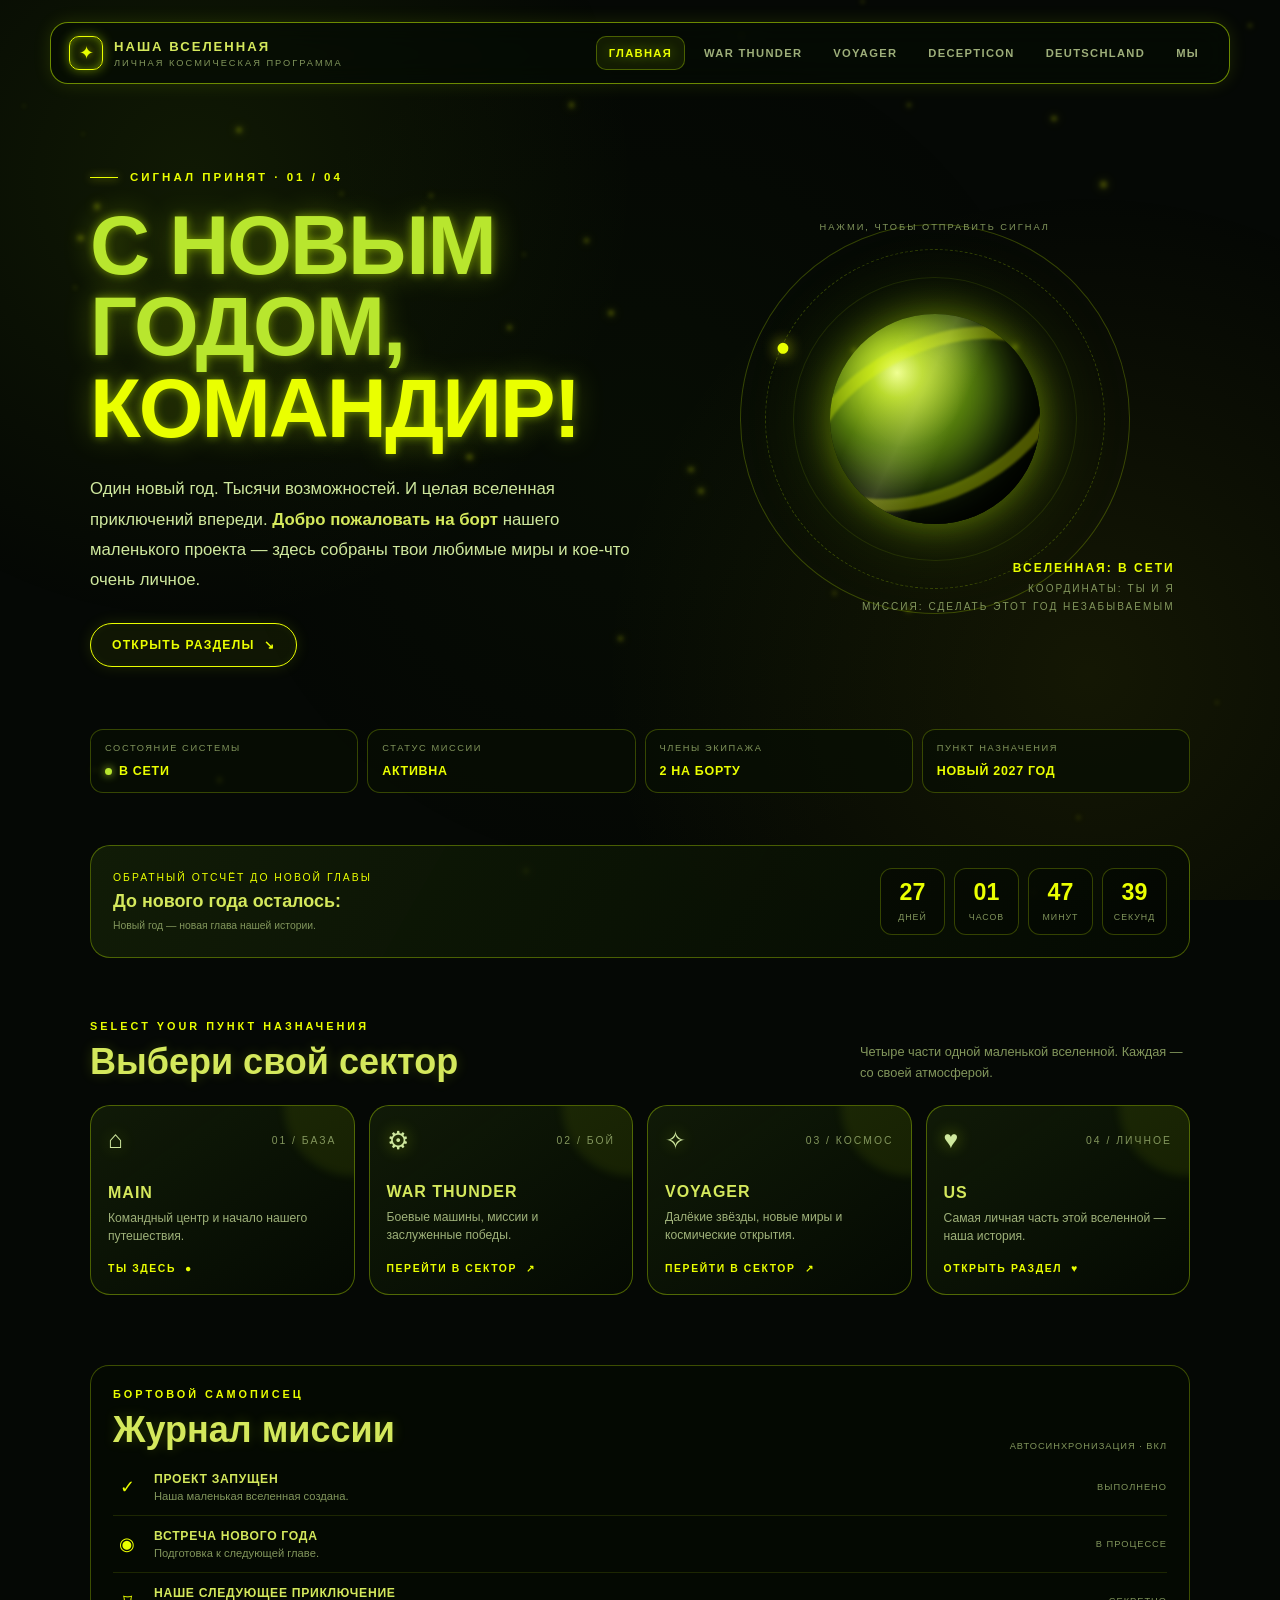
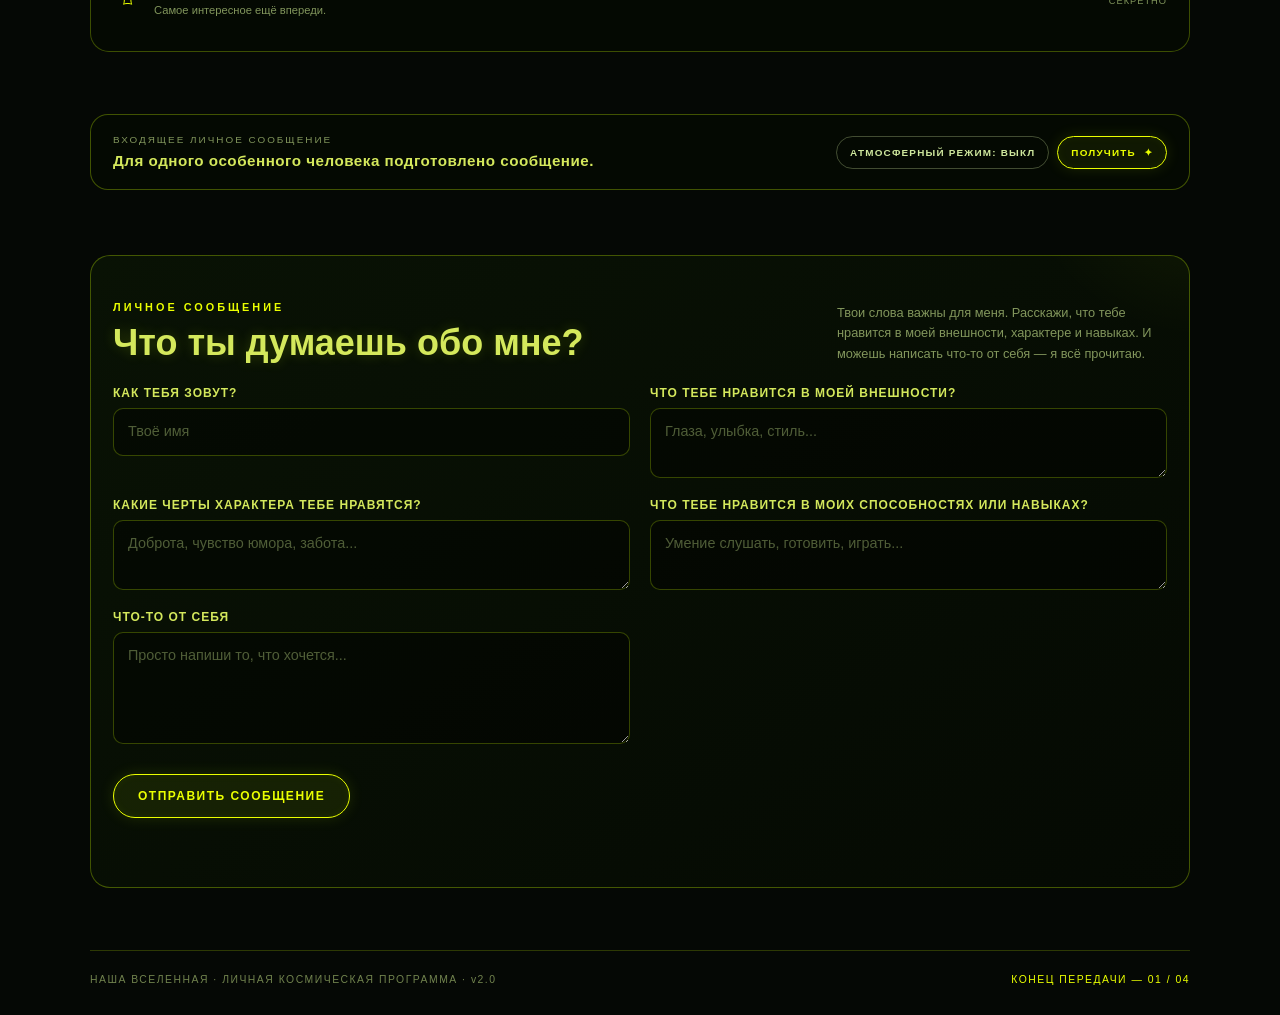
<file: index.html>
<!DOCTYPE html>
<html lang="ru">
<head>
  <meta charset="UTF-8">
  <meta name="viewport" content="width=device-width, initial-scale=1.0">
  <meta name="theme-color" content="#050805">
  <title>НАША ВСЕЛЕННАЯ — ГЛАВНАЯ · v2.1</title>
  <link rel="stylesheet" href="css/style.css">
</head>
<body class="page-main">
  <div id="particles" aria-hidden="true"></div>
  <header>
    <a class="brand" href="index.html">
      <div class="brand-mark">✦</div>
      <div>
        <div class="brand-name">НАША ВСЕЛЕННАЯ</div>
        <div class="brand-sub">ЛИЧНАЯ КОСМИЧЕСКАЯ ПРОГРАММА</div>
      </div>
    </a>
    <nav aria-label="Основная навигация">
      <a class="active" href="index.html">ГЛАВНАЯ</a>
      <a href="war-thunder.html">WAR THUNDER</a>
      <a href="voyager.html">VOYAGER</a>
      <a href="decepticons.html">DECEPTICON</a>
      <a href="deutschland.html">DEUTSCHLAND</a>
      <a href="us.html">МЫ</a>
    </nav>
  </header>

  <main id="main">
    <section class="hero">
      <div class="hero-content">
        <div class="eyebrow">СИГНАЛ ПРИНЯТ · 01 / 04</div>
        <h1>С НОВЫМ ГОДОМ,<span>КОМАНДИР!</span></h1>
        <p class="hero-copy">
          Один новый год. Тысячи возможностей. И целая вселенная приключений впереди.
          <strong>Добро пожаловать на борт</strong> нашего маленького проекта — здесь собраны
          твои любимые миры и кое-что очень личное.
        </p>
        <div class="actions">
          <a class="btn" href="#sectors">ОТКРЫТЬ РАЗДЕЛЫ&nbsp; ↘</a>
        </div>
      </div>
      <div class="visual" aria-label="Анимированная светящаяся планета">
        <div class="orbit"><span class="orbit-dot"></span></div>
        <div class="satellite one"></div>
        <div class="satellite two"></div>
        <div class="planet" id="planet" role="button" tabindex="0" aria-label="Нажми на планету, чтобы отправить импульс"></div>
        <div class="planet-hint">НАЖМИ, ЧТОБЫ ОТПРАВИТЬ СИГНАЛ</div>
        <div class="visual-label"><b>ВСЕЛЕННАЯ: В СЕТИ</b>КООРДИНАТЫ: ТЫ И Я<br>МИССИЯ: СДЕЛАТЬ ЭТОТ ГОД НЕЗАБЫВАЕМЫМ</div>
      </div>
    </section>

    <section class="status-panel" aria-label="Состояние проекта">
      <div class="status-cell"><small>СОСТОЯНИЕ СИСТЕМЫ</small><strong><i class="live-dot"></i>В СЕТИ</strong></div>
      <div class="status-cell"><small>СТАТУС МИССИИ</small><strong>АКТИВНА</strong></div>
      <div class="status-cell"><small>ЧЛЕНЫ ЭКИПАЖА</small><strong>2 НА БОРТУ</strong></div>
      <div class="status-cell"><small>ПУНКТ НАЗНАЧЕНИЯ</small><strong>НОВЫЙ 2027 ГОД</strong></div>
    </section>

    <section class="countdown" aria-label="Обратный отсчёт до Нового года">
      <div>
        <div class="countdown-label">ОБРАТНЫЙ ОТСЧЁТ ДО НОВОЙ ГЛАВЫ</div>
        <div class="countdown-title" id="countdownTitle">До нового года осталось:</div>
        <div class="ambient-note">Новый год — новая глава нашей истории.</div>
      </div>
      <div class="timer" id="timer">
        <div class="time-unit"><b id="days">00</b><span>ДНЕЙ</span></div>
        <div class="time-unit"><b id="hours">00</b><span>ЧАСОВ</span></div>
        <div class="time-unit"><b id="minutes">00</b><span>МИНУТ</span></div>
        <div class="time-unit"><b id="seconds">00</b><span>СЕКУНД</span></div>
      </div>
    </section>

    <section id="sectors">
      <div class="section-head">
        <div>
          <div class="section-kicker">SELECT YOUR ПУНКТ НАЗНАЧЕНИЯ</div>
          <h2>Выбери свой сектор</h2>
        </div>
        <p class="section-note">Четыре части одной маленькой вселенной. Каждая — со своей атмосферой.</p>
      </div>
      <div class="portals">
        <a class="portal" href="index.html">
          <div class="portal-top"><span class="portal-icon">⌂</span><span class="portal-num">01 / БАЗА</span></div>
          <div>
            <h3>MAIN</h3>
            <p>Командный центр и начало нашего путешествия.</p>
            <div class="portal-link">ТЫ ЗДЕСЬ&nbsp; ●</div>
          </div>
        </a>
        <a class="portal" href="war-thunder.html">
          <div class="portal-top"><span class="portal-icon">⚙</span><span class="portal-num">02 / БОЙ</span></div>
          <div>
            <h3>WAR THUNDER</h3>
            <p>Боевые машины, миссии и заслуженные победы.</p>
            <div class="portal-link">ПЕРЕЙТИ В СЕКТОР&nbsp; ↗</div>
          </div>
        </a>
        <a class="portal" href="voyager.html">
          <div class="portal-top"><span class="portal-icon">✧</span><span class="portal-num">03 / КОСМОС</span></div>
          <div>
            <h3>VOYAGER</h3>
            <p>Далёкие звёзды, новые миры и космические открытия.</p>
            <div class="portal-link">ПЕРЕЙТИ В СЕКТОР&nbsp; ↗</div>
          </div>
        </a>
        <a class="portal" href="us.html">
          <div class="portal-top"><span class="portal-icon">♥</span><span class="portal-num">04 / ЛИЧНОЕ</span></div>
          <div>
            <h3>US</h3>
            <p>Самая личная часть этой вселенной — наша история.</p>
            <div class="portal-link">ОТКРЫТЬ РАЗДЕЛ&nbsp; ♥</div>
          </div>
        </a>
      </div>
    </section>

    <section class="mission-log">
      <div class="section-head" style="margin:0 0 8px">
        <div>
          <div class="section-kicker">БОРТОВОЙ САМОПИСЕЦ</div>
          <h2>Журнал миссии</h2>
        </div>
        <span class="log-state">АВТОСИНХРОНИЗАЦИЯ · ВКЛ</span>
      </div>
      <div class="log-row"><span class="log-icon">✓</span><div class="log-copy"><b>ПРОЕКТ ЗАПУЩЕН</b><small>Наша маленькая вселенная создана.</small></div><span class="log-state">ВЫПОЛНЕНО</span></div>
      <div class="log-row"><span class="log-icon">◉</span><div class="log-copy"><b>ВСТРЕЧА НОВОГО ГОДА</b><small>Подготовка к следующей главе.</small></div><span class="log-state">В ПРОЦЕССЕ</span></div>
      <div class="log-row"><span class="log-icon">⌑</span><div class="log-copy"><b>НАШЕ СЛЕДУЮЩЕЕ ПРИКЛЮЧЕНИЕ</b><small>Самое интересное ещё впереди.</small></div><span class="log-state">СЕКРЕТНО</span></div>
    </section>

    <section class="secret-strip">
      <div>
        <small>ВХОДЯЩЕЕ ЛИЧНОЕ СООБЩЕНИЕ</small>
        <strong>Для одного особенного человека подготовлено сообщение.</strong>
      </div>
      <div class="toolbar">
        <button class="btn secondary" id="ambientToggle" aria-pressed="false">АТМОСФЕРНЫЙ РЕЖИМ: ВЫКЛ</button>
        <button class="btn" id="secretOpen2">ПОЛУЧИТЬ&nbsp; ✦</button>
      </div>
    </section>
    


  <!-- СЕКЦИЯ: ОБРАТНАЯ СВЯЗЬ -->
<section class="feedback-section" id="feedback">
  <div class="section-head">
    <div>
      <div class="section-kicker">ЛИЧНОЕ СООБЩЕНИЕ</div>
      <h2>Что ты думаешь обо мне?</h2>
    </div>
    <p class="section-note">Твои слова важны для меня. Расскажи, что тебе нравится в моей внешности, характере и навыках. И можешь написать что-то от себя — я всё прочитаю.</p>
  </div>

  <form 
  class="feedback-form" 
  action="https://formspree.io/f/mvkabolk" 
  method="POST"
>
  <!-- Имя -->
  <div class="form-group">
    <label for="fb-name">Как тебя зовут?</label>
    <input type="text" id="fb-name" name="name" placeholder="Твоё имя" autocomplete="name" required>
  </div>

  <!-- Внешность -->
  <div class="form-group">
    <label for="fb-looks">Что тебе нравится в моей внешности?</label>
    <textarea id="fb-looks" name="looks" rows="2" placeholder="Глаза, улыбка, стиль..." required></textarea>
  </div>

  <!-- Характер -->
  <div class="form-group">
    <label for="fb-character">Какие черты характера тебе нравятся?</label>
    <textarea id="fb-character" name="character" rows="2" placeholder="Доброта, чувство юмора, забота..." required></textarea>
  </div>

  <!-- Навыки -->
  <div class="form-group">
    <label for="fb-skills">Что тебе нравится в моих способностях или навыках?</label>
    <textarea id="fb-skills" name="skills" rows="2" placeholder="Умение слушать, готовить, играть..." required></textarea>
  </div>

  <!-- Личное сообщение -->
  <div class="form-group">
    <label for="fb-message">Что-то от себя</label>
    <textarea id="fb-message" name="message" rows="4" placeholder="Просто напиши то, что хочется..." required></textarea>
  </div>

  <!-- Honeypot (не трогать) -->
  <input type="text" name="_gotcha" style="display:none" tabindex="-1" autocomplete="off">

  <button type="submit" class="btn feedback-submit">
    ОТПРАВИТЬ СООБЩЕНИЕ
  </button>

  <div class="feedback-status" id="feedbackStatus"></div>
</form>
</section>
    <footer>
      <span>НАША ВСЕЛЕННАЯ · ЛИЧНАЯ КОСМИЧЕСКАЯ ПРОГРАММА · v2.0</span>
      <span>КОНЕЦ ПЕРЕДАЧИ — 01 / 04</span>
    </footer>
  </main>

    <!-- МОДАЛЬНОЕ ОКНО (для личного сообщения) -->
  <div class="modal-backdrop" id="modal" role="dialog" aria-modal="true" aria-labelledby="modalTitle">
    <div class="modal">
      <button class="close" id="closeModal" aria-label="Закрыть">×</button>
      <div class="stamp">СЕКРЕТНЫЙ СИГНАЛ ПРИНЯТ</div>
      <h2 id="modalTitle">ЛИЧНОЕ СООБЩЕНИЕ</h2>
      <p id="modalMessage">
        Пусть в новом году у тебя будет больше поводов улыбаться, больше удивительных открытий и меньше поводов для тревог. А я постараюсь быть рядом — в каждой новой главе нашего приключения.
      </p>
      <button class="btn" id="closeModalBottom">ЗАКРЫТЬ</button>
    </div>
  </div>

  <script src="js/main.js"></script>
</body>
</html>
</file>
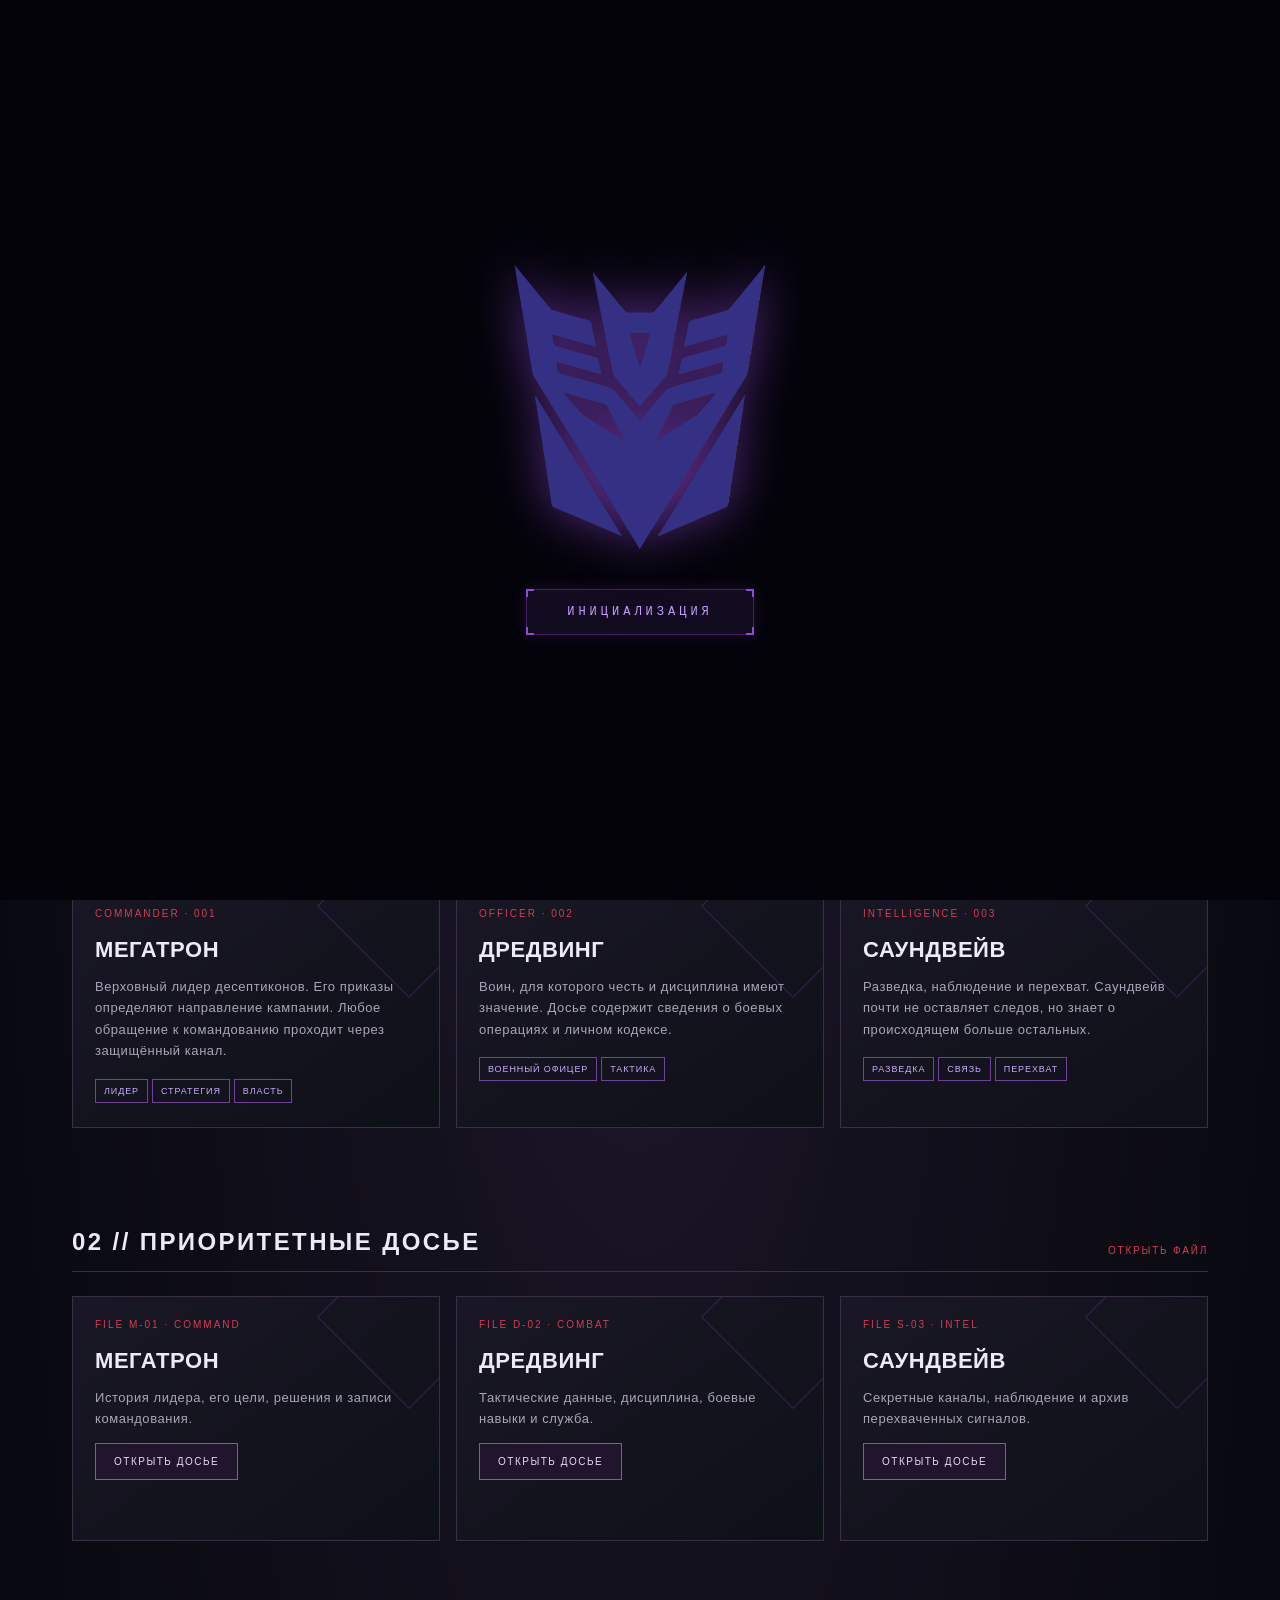
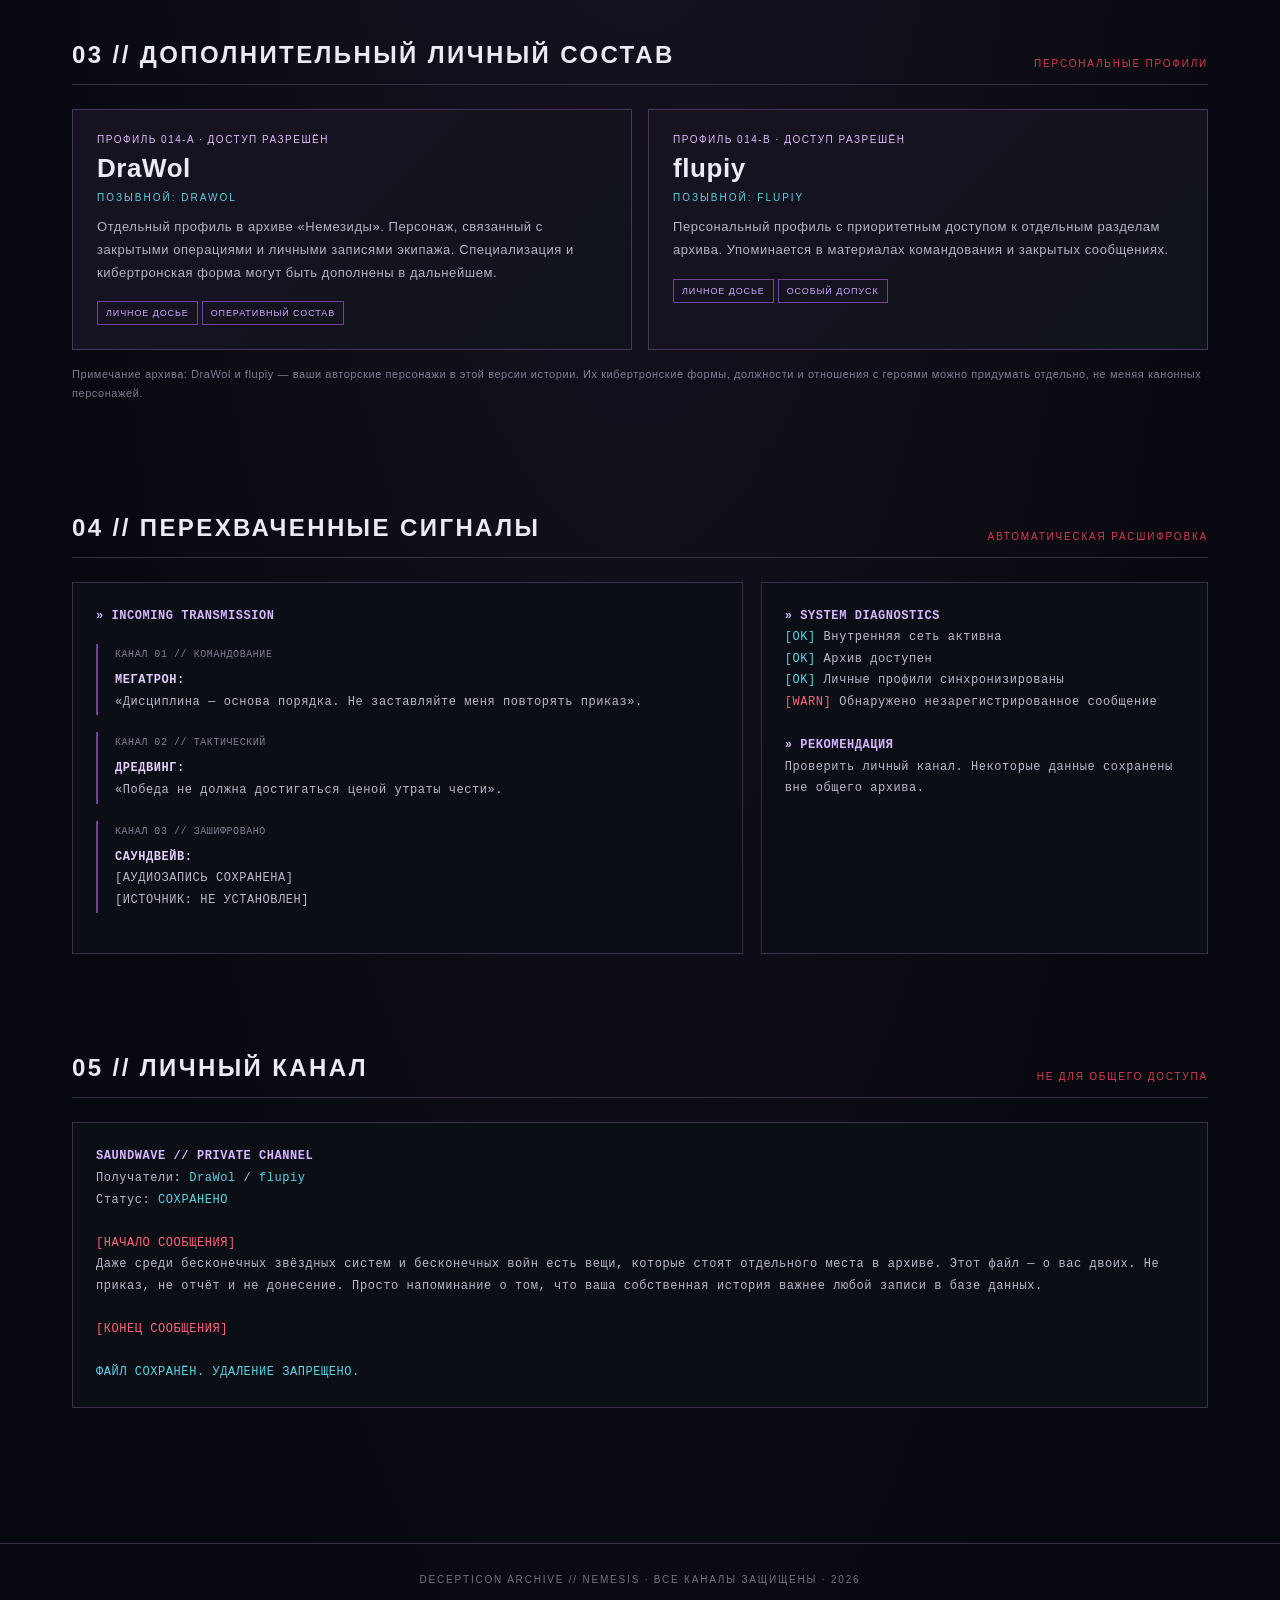
<file: decepticons.html>
<!DOCTYPE html>
<html lang="ru">
<head>
  <meta charset="UTF-8">
  <meta name="viewport" content="width=device-width, initial-scale=1.0">
  <meta name="theme-color" content="#080910">
  <title>Архив десептиконов — Немезида</title>
  <link rel="stylesheet" href="css/style.css">
</head>
<body class="page-decepticon">

   <!-- ЗАСТАВКА (INTRO) -->
  <div id="decepticonIntro" role="button" tabindex="0" aria-label="Нажмите, чтобы войти в архив">
    <div class="intro-content">
      <!-- Эмблема -->
      <img src="images/decepticons.png" alt="Decepticon Logo" class="intro-logo">
      
      <!-- Стилизованная кнопка доступа -->
      <div class="intro-access-btn" id="introAccessBtn">
        <span class="btn-corner top-left"></span>
        <span class="btn-corner top-right"></span>
        <span class="btn-corner bottom-left"></span>
        <span class="btn-corner bottom-right"></span>
        ИНИЦИАЛИЗАЦИЯ
      </div>
    </div>
  </div>

  <header>
    <div class="brand">
      NEMESIS // ARCHIVE
      <small>DECEPTICON HIGH COMMAND NETWORK</small>
    </div>
    <nav>
      <a href="index.html">MAIN</a>
      <a href="war-thunder.html">WAR THUNDER</a>
      <a href="voyager.html">VOYAGER</a>
      <a href="decepticon_archive.html" class="active">DECEPTICON</a>
      <a href="deutschland.html">DEUTSCHLAND</a>
      <a href="us.html">US</a>
    </nav>
  </header>

  <main>
    <section class="hero" id="top">
      <div class="hero-content">
        <div class="sig"><span>◆</span></div>
        <div class="kicker">ЗАЩИЩЁННЫЙ КАНАЛ // ОСОБЫЙ ДОПУСК</div>
        <h1>АРХИВ<br>ДЕСЕПТИКОНОВ</h1>
        <div class="subtitle">КРЕЙСЕР «НЕМЕЗИДА» · КИБЕРТРОНСКАЯ СЕТЬ</div>
        <p>Система активна. Обнаружены три приоритетных досье, два персональных профиля и несколько сообщений, не предназначенных для посторонних.</p>
        <a class="btn" href="#command">ПОЛУЧИТЬ ДОСТУП</a>
        <div class="statusline">
          <span>СВЯЗЬ: <b>СТАБИЛЬНА</b></span>
          <span>КОМАНДОВАНИЕ: <b>МЕГАТРОН</b></span>
          <span>ФРАКЦИЯ: <b>ДЕСЕПТИКОНЫ</b></span>
        </div>
      </div>
    </section>

    <section id="command">
      <div class="sectionhead">
        <h2>01 // ВЕРХОВНОЕ КОМАНДОВАНИЕ</h2>
        <span>TOP SECRET</span>
      </div>
      <div class="grid">
        <article class="card red">
          <div class="num">COMMANDER · 001</div>
          <h3>МЕГАТРОН</h3>
          <p>Верховный лидер десептиконов. Его приказы определяют направление кампании. Любое обращение к командованию проходит через защищённый канал.</p>
          <span class="tag">ЛИДЕР</span><span class="tag">СТРАТЕГИЯ</span><span class="tag">ВЛАСТЬ</span>
        </article>
        <article class="card purple">
          <div class="num">OFFICER · 002</div>
          <h3>ДРЕДВИНГ</h3>
          <p>Воин, для которого честь и дисциплина имеют значение. Досье содержит сведения о боевых операциях и личном кодексе.</p>
          <span class="tag">ВОЕННЫЙ ОФИЦЕР</span><span class="tag">ТАКТИКА</span>
        </article>
        <article class="card blue">
          <div class="num">INTELLIGENCE · 003</div>
          <h3>САУНДВЕЙВ</h3>
          <p>Разведка, наблюдение и перехват. Саундвейв почти не оставляет следов, но знает о происходящем больше остальных.</p>
          <span class="tag">РАЗВЕДКА</span><span class="tag">СВЯЗЬ</span><span class="tag">ПЕРЕХВАТ</span>
        </article>
      </div>
    </section>

    <section id="dossiers">
      <div class="sectionhead">
        <h2>02 // ПРИОРИТЕТНЫЕ ДОСЬЕ</h2>
        <span>ОТКРЫТЬ ФАЙЛ</span>
      </div>
      <div class="grid">
        <article class="card">
          <div class="num">FILE M-01 · COMMAND</div>
          <h3>МЕГАТРОН</h3>
          <p>История лидера, его цели, решения и записи командования.</p>
          <button class="btn" onclick="openDecepticonModal('meg')">ОТКРЫТЬ ДОСЬЕ</button>
        </article>
        <article class="card">
          <div class="num">FILE D-02 · COMBAT</div>
          <h3>ДРЕДВИНГ</h3>
          <p>Тактические данные, дисциплина, боевые навыки и служба.</p>
          <button class="btn" onclick="openDecepticonModal('dread')">ОТКРЫТЬ ДОСЬЕ</button>
        </article>
        <article class="card">
          <div class="num">FILE S-03 · INTEL</div>
          <h3>САУНДВЕЙВ</h3>
          <p>Секретные каналы, наблюдение и архив перехваченных сигналов.</p>
          <button class="btn" onclick="openDecepticonModal('sound')">ОТКРЫТЬ ДОСЬЕ</button>
        </article>
      </div>
    </section>

    <section id="personnel">
      <div class="sectionhead">
        <h2>03 // ДОПОЛНИТЕЛЬНЫЙ ЛИЧНЫЙ СОСТАВ</h2>
        <span>ПЕРСОНАЛЬНЫЕ ПРОФИЛИ</span>
      </div>
      <div class="people">
        <article class="person">
          <div class="classification">ПРОФИЛЬ 014-A · ДОСТУП РАЗРЕШЁН</div>
          <h3>DraWol</h3>
          <div class="callsign">ПОЗЫВНОЙ: DRAWOL</div>
          <p>Отдельный профиль в архиве «Немезиды». Персонаж, связанный с закрытыми операциями и личными записями экипажа. Специализация и кибертронская форма могут быть дополнены в дальнейшем.</p>
          <span class="tag">ЛИЧНОЕ ДОСЬЕ</span><span class="tag">ОПЕРАТИВНЫЙ СОСТАВ</span>
        </article>
        <article class="person">
          <div class="classification">ПРОФИЛЬ 014-B · ДОСТУП РАЗРЕШЁН</div>
          <h3>flupiy</h3>
          <div class="callsign">ПОЗЫВНОЙ: FLUPIY</div>
          <p>Персональный профиль с приоритетным доступом к отдельным разделам архива. Упоминается в материалах командования и закрытых сообщениях.</p>
          <span class="tag">ЛИЧНОЕ ДОСЬЕ</span><span class="tag">ОСОБЫЙ ДОПУСК</span>
        </article>
      </div>
      <p class="note">Примечание архива: DraWol и flupiy — ваши авторские персонажи в этой версии истории. Их кибертронские формы, должности и отношения с героями можно придумать отдельно, не меняя канонных персонажей.</p>
    </section>

    <section id="signals">
      <div class="sectionhead">
        <h2>04 // ПЕРЕХВАЧЕННЫЕ СИГНАЛЫ</h2>
        <span>АВТОМАТИЧЕСКАЯ РАСШИФРОВКА</span>
      </div>
      <div class="two">
        <div class="terminal">
          <strong>» INCOMING TRANSMISSION</strong>
          <div class="log">
            <small>КАНАЛ 01 // КОМАНДОВАНИЕ</small>
            <b>МЕГАТРОН:</b><br>«Дисциплина — основа порядка. Не заставляйте меня повторять приказ».
          </div>
          <div class="log">
            <small>КАНАЛ 02 // ТАКТИЧЕСКИЙ</small>
            <b>ДРЕДВИНГ:</b><br>«Победа не должна достигаться ценой утраты чести».
          </div>
          <div class="log">
            <small>КАНАЛ 03 // ЗАШИФРОВАНО</small>
            <b class="bluetxt">САУНДВЕЙВ:</b><br>[АУДИОЗАПИСЬ СОХРАНЕНА]<br>[ИСТОЧНИК: НЕ УСТАНОВЛЕН]
          </div>
        </div>
        <div class="terminal">
          <strong>» SYSTEM DIAGNOSTICS</strong><br>
          <span class="bluetxt">[OK]</span> Внутренняя сеть активна<br>
          <span class="bluetxt">[OK]</span> Архив доступен<br>
          <span class="bluetxt">[OK]</span> Личные профили синхронизированы<br>
          <span class="redtxt">[WARN]</span> Обнаружено незарегистрированное сообщение<br><br>
          <strong>» РЕКОМЕНДАЦИЯ</strong><br>
          Проверить личный канал. Некоторые данные сохранены вне общего архива.
        </div>
      </div>
    </section>

    <section id="message">
      <div class="sectionhead">
        <h2>05 // ЛИЧНЫЙ КАНАЛ</h2>
        <span>НЕ ДЛЯ ОБЩЕГО ДОСТУПА</span>
      </div>
      <div class="terminal">
        <strong>SAUNDWAVE // PRIVATE CHANNEL</strong><br>
        Получатели: <span class="bluetxt">DraWol</span> / <span class="bluetxt">flupiy</span><br>
        Статус: <span class="bluetxt">СОХРАНЕНО</span><br><br>
        <span class="redtxt">[НАЧАЛО СООБЩЕНИЯ]</span><br>
        Даже среди бесконечных звёздных систем и бесконечных войн есть вещи, которые стоят отдельного места в архиве. Этот файл — о вас двоих. Не приказ, не отчёт и не донесение. Просто напоминание о том, что ваша собственная история важнее любой записи в базе данных.<br><br>
        <span class="redtxt">[КОНЕЦ СООБЩЕНИЯ]</span><br><br>
        <span class="bluetxt">ФАЙЛ СОХРАНЁН. УДАЛЕНИЕ ЗАПРЕЩЕНО.</span>
      </div>
    </section>
  </main>

  <footer>DECEPTICON ARCHIVE // NEMESIS · ВСЕ КАНАЛЫ ЗАЩИЩЕНЫ · 2026</footer>

  <!-- Модальное окно -->
  <div class="modal" id="decepticonModal" onclick="if(event.target===this)closeDecepticonModal()">
    <div class="modalbox">
      <button class="close" onclick="closeDecepticonModal()">×</button>
      <div id="decepticonModalContent"></div>
    </div>
  </div>

  <script src="js/main.js"></script>
</body>
</html>
</file>
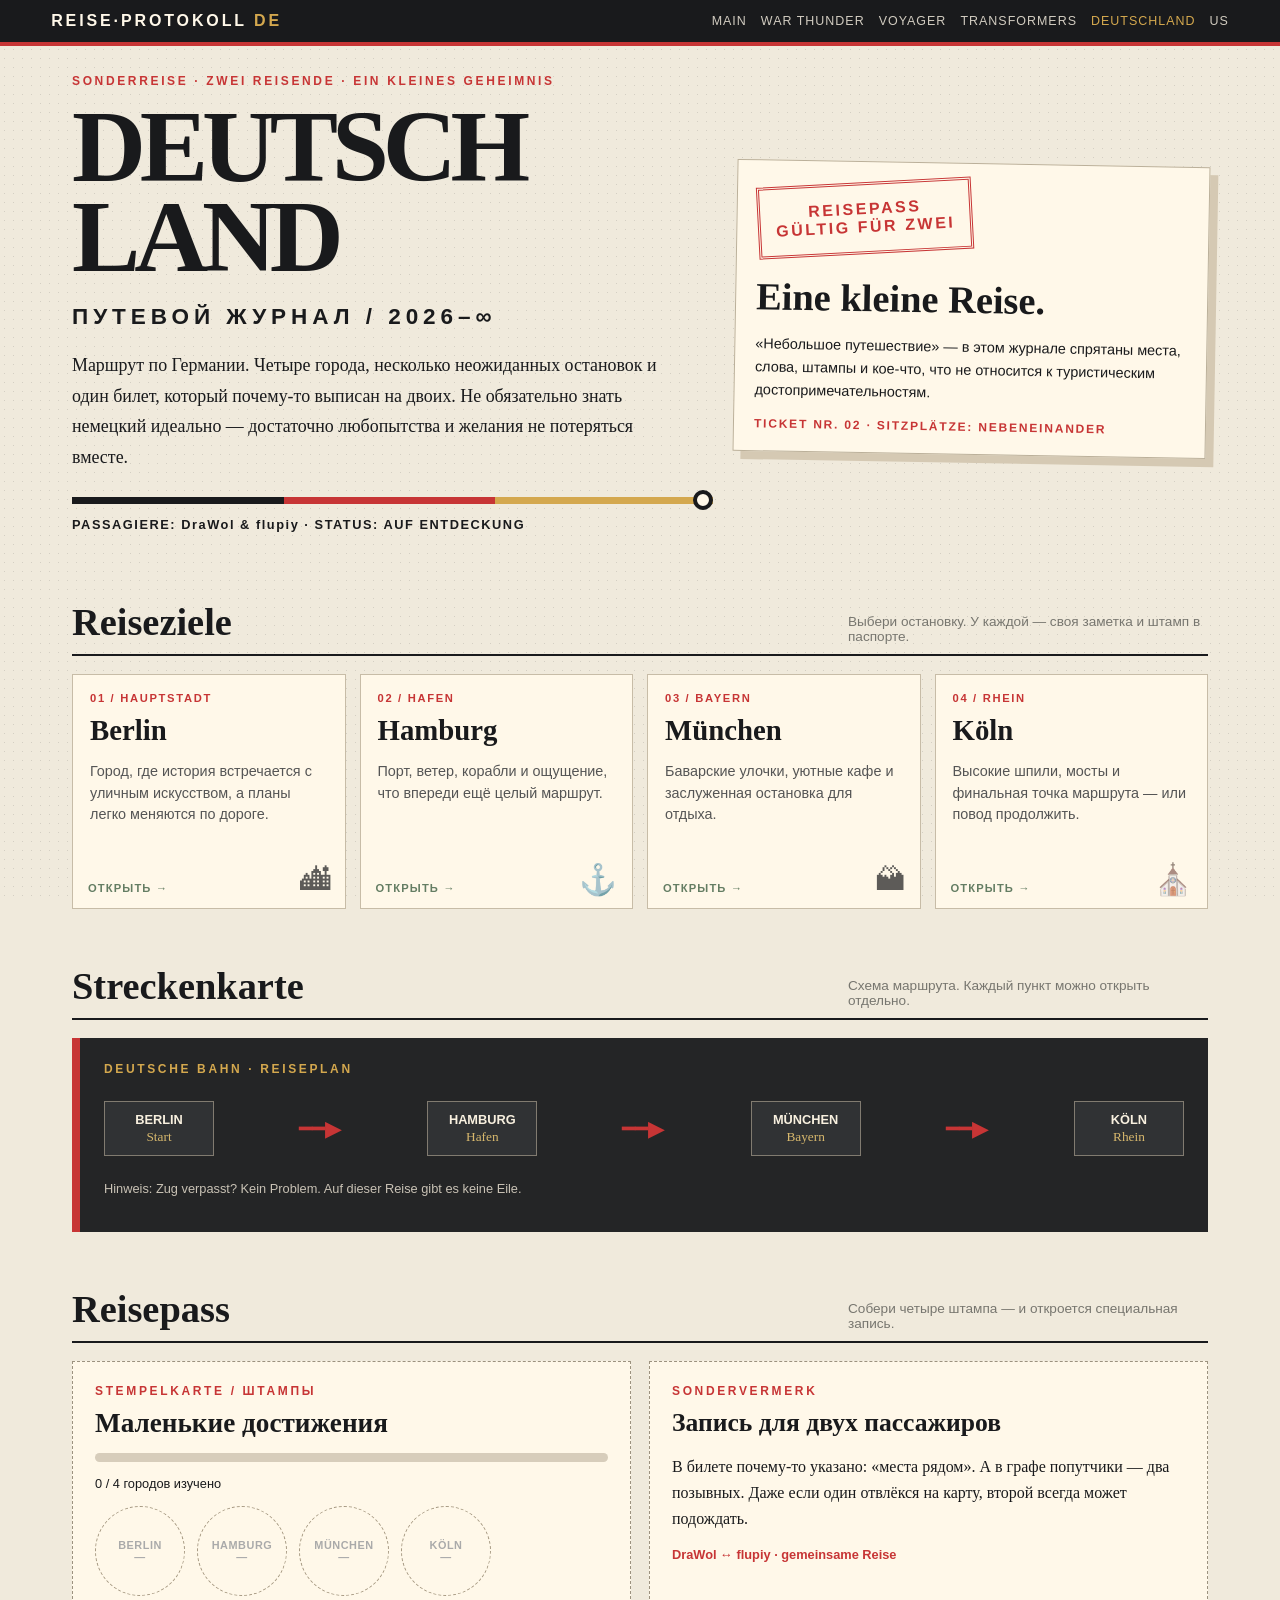
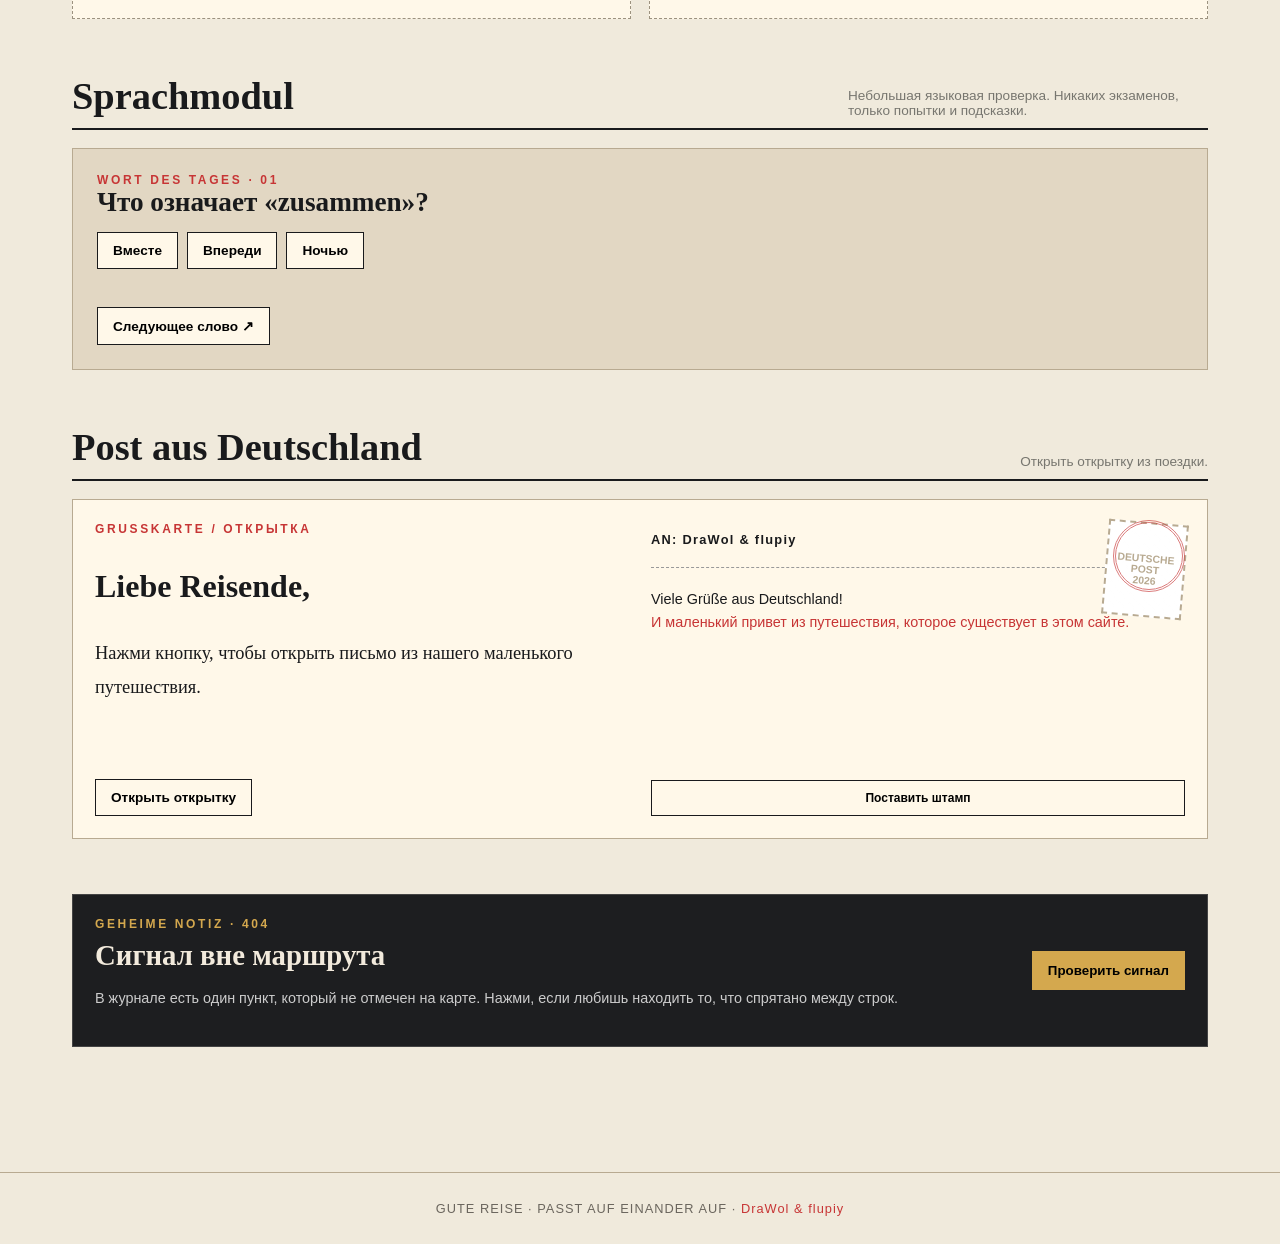
<file: deutschland.html>
<!DOCTYPE html>
<html lang="ru">
<head>
  <meta charset="UTF-8">
  <meta name="viewport" content="width=device-width, initial-scale=1.0">
  <meta name="theme-color" content="#191a1c">
  <title>Deutschland — Reiseprotokoll</title>
  <link rel="stylesheet" href="css/style.css">
</head>
<body class="page-deutschland">

  <header>
    <div class="logo">REISE·PROTOKOLL <span style="color:var(--gold)">DE</span></div>
    <nav>
      <a href="index.html">MAIN</a>
      <a href="war-thunder.html">WAR THUNDER</a>
      <a href="voyager.html">VOYAGER</a>
      <a href="decepticon_archive.html">TRANSFORMERS</a>
      <a href="deutschland.html" class="active">DEUTSCHLAND</a>
      <a href="us.html">US</a>
    </nav>
  </header>

  <main>
    <section class="hero">
      <div>
        <div class="kicker">Sonderreise · zwei Reisende · ein kleines Geheimnis</div>
        <h1>DEUTSCH<br>LAND<small>ПУТЕВОЙ ЖУРНАЛ / 2026–∞</small></h1>
        <p>Маршрут по Германии. Четыре города, несколько неожиданных остановок и один билет, который почему-то выписан на двоих. Не обязательно знать немецкий идеально — достаточно любопытства и желания не потеряться вместе.</p>
        <div class="route-line"></div>
        <p style="font:700 .8rem Arial;letter-spacing:.12em">PASSAGIERE: DraWol & flupiy · STATUS: AUF ENTDECKUNG</p>
      </div>
      <div class="hero-visual">
        <div class="stamp">REISEPASS<br>GÜLTIG FÜR ZWEI</div>
        <h2 style="margin-top:22px">Eine kleine Reise.</h2>
        <p style="font:.9rem/1.6 Arial">«Небольшое путешествие» — в этом журнале спрятаны места, слова, штампы и кое-что, что не относится к туристическим достопримечательностям.</p>
        <div style="font:700 .75rem Arial;color:var(--red);letter-spacing:.15em">TICKET NR. 02 · SITZPLÄTZE: NEBENEINANDER</div>
      </div>
    </section>

    <section class="section" id="route">
      <div class="section-head">
        <h2>Reiseziele</h2>
        <p>Выбери остановку. У каждой — своя заметка и штамп в паспорте.</p>
      </div>
           <div class="city-grid">
        <div class="city" data-city="Berlin">
          <div class="num">01 / HAUPTSTADT</div>
          <h3>Berlin</h3>
          <p>Город, где история встречается с уличным искусством, а планы легко меняются по дороге.</p>
          <div class="mini">🏙</div>
          <div class="unlock">ОТКРЫТЬ →</div>
          <div class="city-stamp">✓</div> <!-- НОВЫЙ ЭЛЕМЕНТ -->
        </div>
        <div class="city" data-city="Hamburg">
          <div class="num">02 / HAFEN</div>
          <h3>Hamburg</h3>
          <p>Порт, ветер, корабли и ощущение, что впереди ещё целый маршрут.</p>
          <div class="mini">⚓</div>
          <div class="unlock">ОТКРЫТЬ →</div>
          <div class="city-stamp">✓</div> <!-- НОВЫЙ ЭЛЕМЕНТ -->
        </div>
        <div class="city" data-city="München">
          <div class="num">03 / BAYERN</div>
          <h3>München</h3>
          <p>Баварские улочки, уютные кафе и заслуженная остановка для отдыха.</p>
          <div class="mini">🏔</div>
          <div class="unlock">ОТКРЫТЬ →</div>
          <div class="city-stamp">✓</div> <!-- НОВЫЙ ЭЛЕМЕНТ -->
        </div>
        <div class="city" data-city="Köln">
          <div class="num">04 / RHEIN</div>
          <h3>Köln</h3>
          <p>Высокие шпили, мосты и финальная точка маршрута — или повод продолжить.</p>
          <div class="mini">⛪</div>
          <div class="unlock">ОТКРЫТЬ →</div>
          <div class="city-stamp">✓</div> <!-- НОВЫЙ ЭЛЕМЕНТ -->
        </div>
      </div>
    </section>

    <section class="section">
      <div class="section-head">
        <h2>Streckenkarte</h2>
        <p>Схема маршрута. Каждый пункт можно открыть отдельно.</p>
      </div>
      <div class="map-panel">
        <div class="kicker" style="color:var(--gold)">DEUTSCHE BAHN · REISEPLAN</div>
        <div class="maproute">
          <div class="stop"><b>BERLIN</b><small>Start</small></div>
          <span class="arrow">━━▶</span>
          <div class="stop"><b>HAMBURG</b><small>Hafen</small></div>
          <span class="arrow">━━▶</span>
          <div class="stop"><b>MÜNCHEN</b><small>Bayern</small></div>
          <span class="arrow">━━▶</span>
          <div class="stop"><b>KÖLN</b><small>Rhein</small></div>
        </div>
        <p style="font:.8rem Arial;color:#c9c2b5">Hinweis: Zug verpasst? Kein Problem. Auf dieser Reise gibt es keine Eile.</p>
      </div>
    </section>

    <section class="section" id="passport">
      <div class="section-head">
        <h2>Reisepass</h2>
        <p>Собери четыре штампа — и откроется специальная запись.</p>
      </div>
      <div class="passport">
        <div class="pass-card">
          <div class="kicker">Stempelkarte / штампы</div>
          <h3 style="font-size:1.7rem;margin:10px 0">Маленькие достижения</h3>
          <div class="progress"><i id="progress"></i></div>
          <div id="progressText" style="font:.8rem Arial">0 / 4 городов изучено</div>
          <div class="stamps">
            <div class="stamp-slot" id="stamp-Berlin">BERLIN<br>—</div>
            <div class="stamp-slot" id="stamp-Hamburg">HAMBURG<br>—</div>
            <div class="stamp-slot" id="stamp-München">MÜNCHEN<br>—</div>
            <div class="stamp-slot" id="stamp-Köln">KÖLN<br>—</div>
          </div>
        </div>
        <div class="pass-card">
          <div class="kicker">Sondervermerk</div>
          <h3 style="font-size:1.6rem;margin:10px 0">Запись для двух пассажиров</h3>
          <p style="line-height:1.6">В билете почему-то указано: «места рядом». А в графе попутчики — два позывных. Даже если один отвлёкся на карту, второй всегда может подождать.</p>
          <p style="font:700 .8rem Arial;color:var(--red)">DraWol ↔ flupiy · gemeinsame Reise</p>
          <div id="passportSecret" style="display:none;font-size:1.1rem;line-height:1.6;border-top:1px dashed #aaa;padding-top:12px">Секретная запись: некоторые путешествия хороши не тем, куда приехал, а тем, с кем делил дорогу. И да — перекус в пути считается обязательной частью программы.</div>
        </div>
      </div>
    </section>

    <section class="section" id="language">
      <div class="section-head">
        <h2>Sprachmodul</h2>
        <p>Небольшая языковая проверка. Никаких экзаменов, только попытки и подсказки.</p>
      </div>
      <div class="quiz">
        <div class="kicker">Wort des Tages · 01</div>
        <h3 id="qtitle">Что означает «zusammen»?</h3>
        <div class="quiz-options" id="answers"></div>
        <div class="quiz-feedback" id="feedback"></div>
        <button class="action" onclick="nextQuestion()">Следующее слово ↗</button>
      </div>
    </section>

    <section class="section" id="post">
      <div class="section-head">
        <h2>Post aus Deutschland</h2>
        <p>Открыть открытку из поездки.</p>
      </div>
            <div class="postcard">
        <div>
          <div class="kicker">Grußkarte / открытка</div>
          <h3 style="font-size:2rem">Liebe Reisende,</h3>
          <div class="letter" id="letter">Нажми кнопку, чтобы открыть письмо из нашего маленького путешествия.</div>
          <button class="action" onclick="openLetter()">Открыть открытку</button>
        </div>
        
        <!-- Правая часть открытки -->
        <div style="position: relative; display: flex; flex-direction: column; justify-content: space-between;">
          <div>
            <div style="font:700 .8rem Arial;letter-spacing:.1em; margin-top:10px">AN: DraWol & flupiy</div>
            <hr style="border:0;border-top:1px dashed #999;margin:20px 0">
            <p style="font:.9rem/1.6 Arial">Viele Grüße aus Deutschland!<br><span style="color:var(--red)">И маленький привет из путешествия, которое существует в этом сайте.</span></p>
            
            <!-- Обычный почтовый штамп в правом верхнем углу -->
            <div class="postage-stamp">
              DEUTSCHE POST<br>2026
            </div>
          </div>

          <div style="text-align: center; margin-top: 20px;">
            <!-- Кнопка -->
            <button class="action" style="font-size: 0.75rem; padding: 10px 15px; width: 100%;" onclick="stampHeart()">Поставить штамп</button>
          </div>

          <!-- Контейнер для сердечка (занимает всё свободное место) -->
          <div id="heartStampContainer" class="heart-stamp-container">
            <div class="heart-stamp">
              <span>FÜR UNS<br>FÜR IMMER</span>
            </div>
          </div>
        </div>
      </div>
    </section>

    <section class="section">
      <div class="secret">
        <div>
          <div class="kicker" style="color:var(--gold)">Geheime Notiz · 404</div>
          <h2 style="font-size:1.8rem;margin:8px 0">Сигнал вне маршрута</h2>
          <p>В журнале есть один пункт, который не отмечен на карте. Нажми, если любишь находить то, что спрятано между строк.</p>
        </div>
        <button onclick="revealSecret()">Проверить сигнал</button>
      </div>
      <div id="secretReveal" style="display:none;background:#f8f0df;padding:18px;border:1px dashed #777;margin-top:12px;line-height:1.7">Обнаружено сообщение: «Если поездка внезапно стала слишком длинной, можно устроить привал. Главное — чтобы рядом был свой человек. Можно поделиться наушниками, чипсами, пледом… и не спорить, кто занял больше места.»<br><small>Координаты: Mars ↔ Titan. Это не немецкий город, но почему-то тоже отмечен в вашем маршруте.</small></div>
    </section>

  </main>

  <footer>GUTE REISE · PASST AUF EINANDER AUF · <span style="color:var(--red)">DraWol & flupiy</span></footer>

  <!-- Модальное окно -->
  <div class="modal" id="modal">
    <div class="modalbox">
      <button class="close" onclick="closeModal()">×</button>
      <div class="kicker" id="modalKicker">REISEZIEL</div>
      <h3 id="modalTitle"></h3>
      <p id="modalText"></p>
      <p class="tiny" id="modalExtra"></p>
      <button class="action" id="stampBtn" onclick="collectStamp()">Поставить штамп в паспорт</button>
    </div>
  </div>

  <script src="js/main.js"></script>
</body>
</html>
</file>
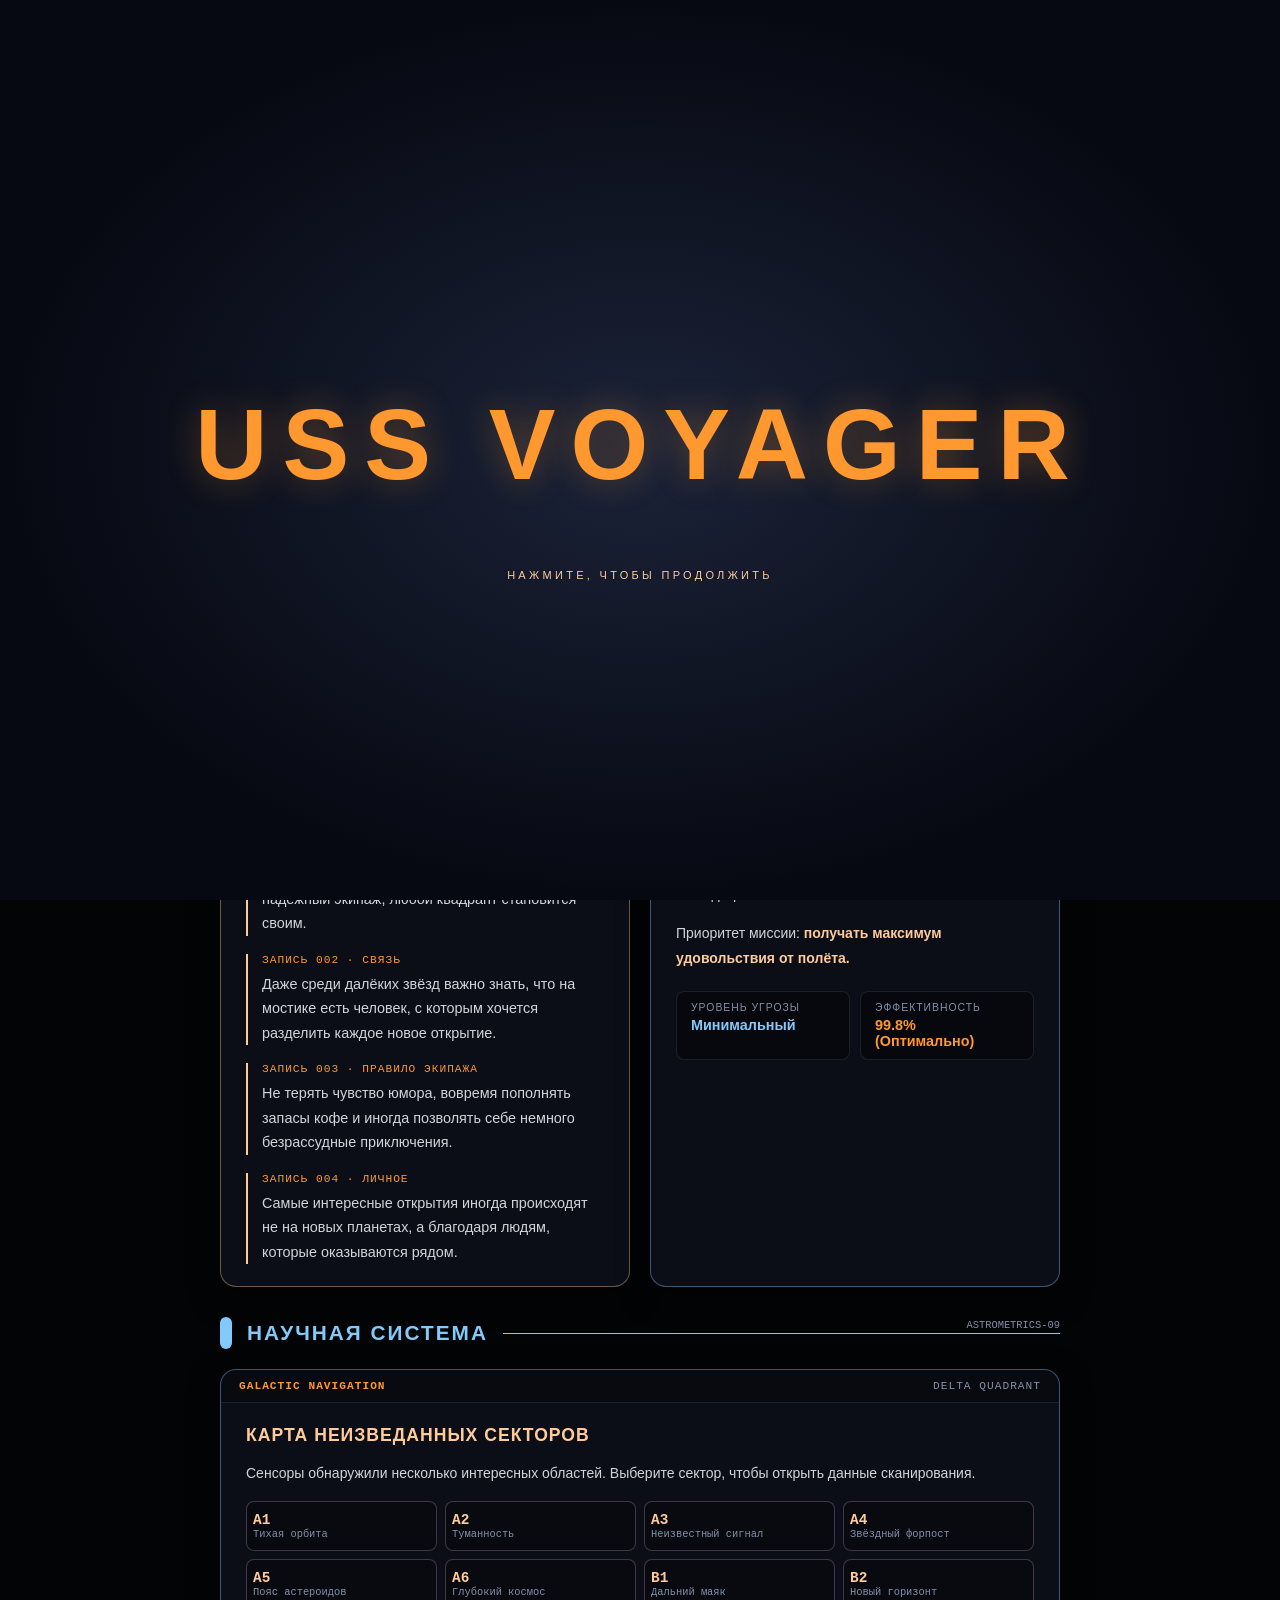
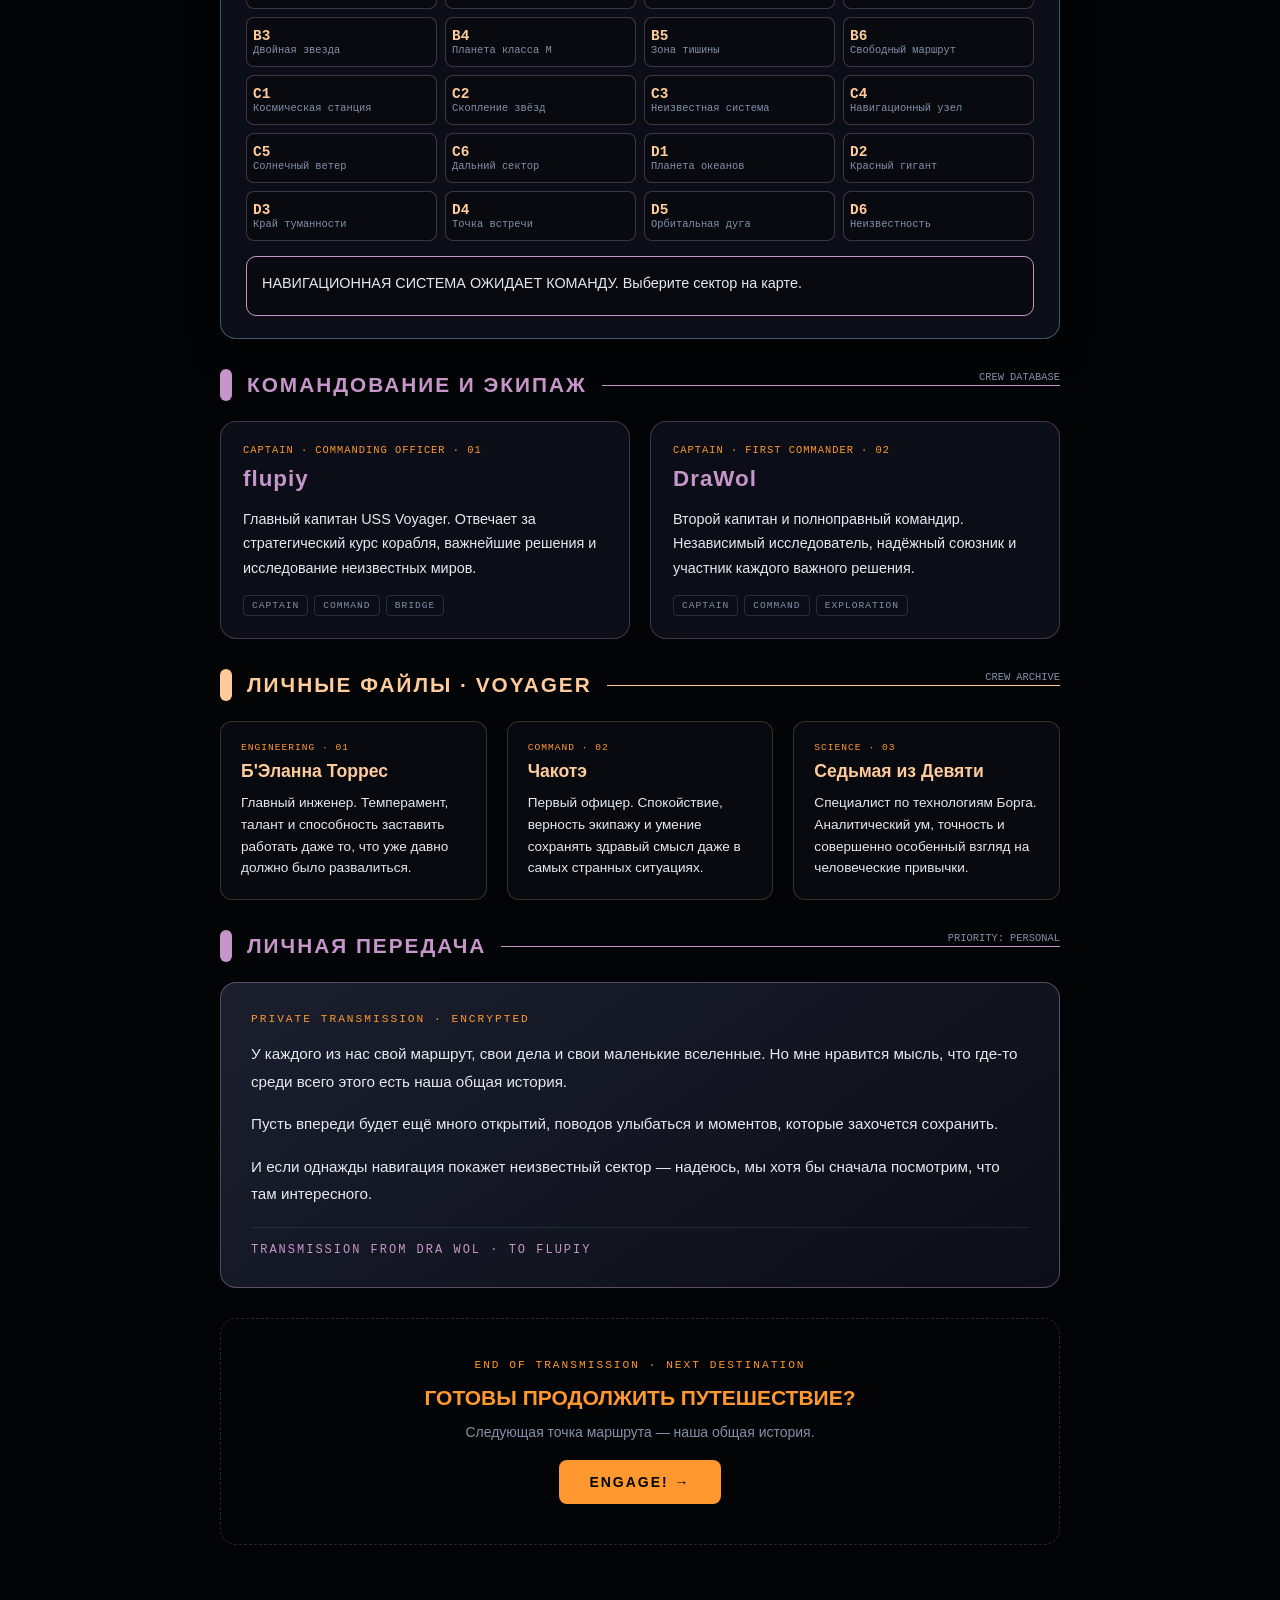
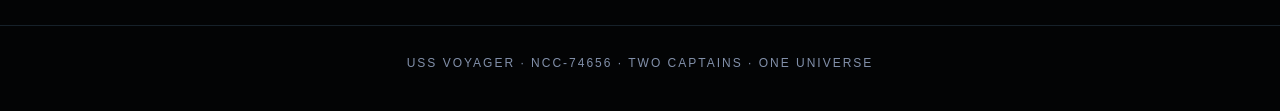
<file: voyager.html>
<!DOCTYPE html>
<html lang="ru">
<head>
  <meta charset="UTF-8">
  <meta name="viewport" content="width=device-width, initial-scale=1.0">
  <title>USS VOYAGER — LCARS INTERFACE</title>
  <link rel="stylesheet" href="css/style.css">
</head>
<body class="page-voyager">

  <!-- INTRO -->
  <div id="intro" tabindex="0" role="button">
    <div class="intro-inner">
      <h1 class="intro-title">USS VOYAGER</h1>
      <div class="enter">НАЖМИТЕ, ЧТОБЫ ПРОДОЛЖИТЬ</div>
    </div>
  </div>

  <!-- HEADER -->
  <header>
    <div class="header-left">
      <div class="lcars-number">LCARS 47</div>
      <div class="brand">
        USS VOYAGER
        <small>NCC-74656 · UNITED FEDERATION OF PLANETS</small>
      </div>
    </div>

    <!-- НОВАЯ КНОПКА МУЗЫКИ -->
<button id="musicToggle" class="music-btn" aria-label="Включить музыку" title="Включить фоновую музыку">
  <span class="music-icon">🔇</span>
</button>

    <nav class="top-nav">
      <a href="index.html">MAIN</a>
      <a href="war-thunder.html">WAR THUNDER</a>
      <a class="active" href="#ship-status">VOYAGER</a>
      <a href="decepticons.html">DECEPTICON</a>
      <a href="deutschland.html">DEUTSCHLAND</a>
      <a href="us.html">US</a>
    </nav>
  </header>

  <!-- PAGE NAVIGATION -->
  <nav class="page-navigation">
    <button class="active" data-target="ship-status">SHIP STATUS</button>
    <button data-target="tactical">TACTICAL</button>
    <button data-target="science">SCIENCE</button>
    <button data-target="crew">CREW</button>
    <button data-target="captains-log">CAPTAIN'S LOG</button>
  </nav>

  <div class="layout">
    <!-- LEFT TECHNICAL PANEL -->
    <aside class="side side-left">
      <div class="side-block orange"><small>SYS-01</small><b>WARP 9.975</b></div>
      <div class="side-block purple"><small>DECK-11</small><b>TORRES</b></div>
      <div class="side-block side-dark">
        CORE: 110%<br>
        ANTI-M: OK<br>
        PLASMA: 98%<br>
        COILS: SYNC
      </div>
      <div class="side-block blue side-tall"><small>NAV-GRID</small><b>DELTA Q</b></div>
      <div class="side-block peach"><small>CREW</small><b>CAP. FLUPIY</b></div>
      <div class="side-block purple"><small>SEC-47</small><b>ONLINE</b></div>
    </aside>

    <!-- MAIN CONTENT -->
    <main>
      <!-- SHIP STATUS -->
      <section class="hero" id="ship-status">
        <div class="panel orange-edge hero-main">
          <div class="panel-top">
            <span class="panel-label">BRIDGE COMMAND · ONLINE</span>
            <span>SYS-74656-ALPHA</span>
          </div>
          <div class="panel-content">
            <h1>ДОБРО ПОЖАЛОВАТЬ<br>НА МОСТИК, КАПИТАН.</h1>
            <p>
              USS Voyager приветствует капитана <b>flupiy</b>
              и первого офицера <b>DraWol</b>.
              Варп-двигатели прогреты, курс проложен,
              а впереди — неизведанные сектора и маршрут,
              который вы создаёте вместе.
            </p>
            <div class="stats">
              <div class="stat"><span>ВАРП-ЯДРО (ИНЖ. ТОРРЕС)</span><b>110% · Стабильно</b></div>
              <div class="stat"><span>КОМАНДОВАНИЕ</span><b>Капитан flupiy</b></div>
              <div class="stat"><span>СЕНСОРЫ АСТРОМЕТРИКИ</span><b>Калибровка 7 из 9</b></div>
              <div class="stat"><span>ЗВЁЗДНАЯ ДАТА</span><b>2027.01.01</b></div>
            </div>
          </div>
        </div>

        <!-- COMPUTER -->
        <!-- Бортовой компьютер (расширенный) -->
<div class="panel purple-edge computer" id="computerPanel">
  <div class="panel-top">
    <span class="panel-label">COMPUTER CORE</span>
    <span>VOICE-09 · INTERACTIVE</span>
  </div>
  <div class="panel-content">
    <h2>БОРТОВОЙ КОМПЬЮТЕР</h2>
    <div class="voice-bars"><span></span><span></span><span></span><span></span><span></span></div>
    <div class="computer-quote" id="computerResponse">
      «Авторизация подтверждена. Коды доступа капитана flupiy приняты. Все палубы USS Voyager готовы к выполнению директивы».
    </div>

    <!-- Поле ввода -->
    <div class="computer-input-area">
      <input type="text" id="computerInput" placeholder="Спросите бортовой компьютер..." autocomplete="off">
      <button onclick="askComputer()" id="computerBtn">➤</button>
    </div>

    <!-- Подсказки -->
    <div class="computer-hints">
      <span class="hint" onclick="fillComputer('Привет')">Привет</span>
      <span class="hint" onclick="fillComputer('Как дела?')">Как дела?</span>
      <span class="hint" onclick="fillComputer('Люблю')">Люблю</span>
      <span class="hint" onclick="fillComputer('Статус')">Статус</span>
      <span class="hint" onclick="fillComputer('Курс')">Курс</span>
    </div>
  </div>
  <div class="voice-status" id="voiceStatus">ГОЛОСОВОЙ ИНТЕРФЕЙС · АКТИВЕН</div>
</div>
      </section>

      <!-- CAPTAIN'S LOG AND TACTICAL -->
      <section class="section" id="captains-log">
        <div class="section-bar">
          <div class="pill"></div>
          <h2>КАПИТАНСКИЙ ЖУРНАЛ</h2>
          <div class="line"><small>LOG-2027.01</small></div>
        </div>

        <div class="two">
          <div class="panel peach-edge">
            <div class="panel-top">
              <span class="panel-label">PERSONAL LOG</span>
              <span>CAPTAIN'S RECORD</span>
            </div>
            <div class="panel-content">
              <div class="log-entry">
                <time>ЗАПИСЬ 001 · НАЧАЛО ПУТИ</time>
                <p>Один корабль и целая вселенная впереди. Как говорит наш первый помощник Чакотэ: «Акойчимо» — мы далеко от дома, но когда рядом надёжный экипаж, любой квадрант становится своим.</p>
              </div>
              <div class="log-entry">
                <time>ЗАПИСЬ 002 · СВЯЗЬ</time>
                <p>Даже среди далёких звёзд важно знать, что на мостике есть человек, с которым хочется разделить каждое новое открытие.</p>
              </div>
              <div class="log-entry">
                <time>ЗАПИСЬ 003 · ПРАВИЛО ЭКИПАЖА</time>
                <p>Не терять чувство юмора, вовремя пополнять запасы кофе и иногда позволять себе немного безрассудные приключения.</p>
              </div>
              <div class="log-entry">
                <time>ЗАПИСЬ 004 · ЛИЧНОЕ</time>
                <p>Самые интересные открытия иногда происходят не на новых планетах, а благодаря людям, которые оказываются рядом.</p>
              </div>
            </div>
          </div>

          <!-- TACTICAL -->
          <div class="panel blue-edge briefing" id="tactical">
            <div class="panel-top">
              <span class="panel-label">MISSION BRIEFING</span>
              <span>DIR-001</span>
            </div>
            <div class="panel-content">
              <h3>ТЕКУЩАЯ ДИРЕКТИВА</h3>
              <p>Исследовать неизвестное, держать курс на новые впечатления и помнить, что даже самая долгая экспедиция состоит из тёплых моментов.</p>
              <p>Приоритет миссии: <b style="color:var(--peach)">получать максимум удовольствия от полёта.</b></p>
              <div class="stats">
                <div class="stat"><span>УРОВЕНЬ УГРОЗЫ</span><b style="color:var(--blue)">Минимальный</b></div>
                <div class="stat"><span>ЭФФЕКТИВНОСТЬ</span><b style="color:var(--orange)">99.8% (Оптимально)</b></div>
              </div>
            </div>
          </div>
        </div>
      </section>

      <!-- SCIENCE -->
      <section class="section" id="science">
        <div class="section-bar">
          <div class="pill" style="background:var(--blue)"></div>
          <h2 style="color:var(--blue)">НАУЧНАЯ СИСТЕМА</h2>
          <div class="line" style="background:var(--blue)"><small>ASTROMETRICS-09</small></div>
        </div>
        <div class="panel blue-edge">
          <div class="panel-top">
            <span class="panel-label">GALACTIC NAVIGATION</span>
            <span>DELTA QUADRANT</span>
          </div>
          <div class="panel-content">
            <h3>КАРТА НЕИЗВЕДАННЫХ СЕКТОРОВ</h3>
            <p>Сенсоры обнаружили несколько интересных областей. Выберите сектор, чтобы открыть данные сканирования.</p>
            <div class="map" id="map"></div>
            <div class="mapinfo" id="mapinfo">НАВИГАЦИОННАЯ СИСТЕМА ОЖИДАЕТ КОМАНДУ. Выберите сектор на карте.</div>
          </div>
        </div>
      </section>

      <!-- CREW -->
      <section class="section" id="crew">
        <div class="section-bar">
          <div class="pill" style="background:var(--purple)"></div>
          <h2 style="color:var(--purple)">КОМАНДОВАНИЕ И ЭКИПАЖ</h2>
          <div class="line" style="background:var(--purple)"><small>CREW DATABASE</small></div>
        </div>
        <div class="crew">
          <article class="crew-card">
            <div class="crew-rank">CAPTAIN · COMMANDING OFFICER · 01</div>
            <h3>flupiy</h3>
            <p>Главный капитан USS Voyager. Отвечает за стратегический курс корабля, важнейшие решения и исследование неизвестных миров.</p>
            <div class="crew-tags"><span>CAPTAIN</span><span>COMMAND</span><span>BRIDGE</span></div>
          </article>
          <article class="crew-card">
            <div class="crew-rank">CAPTAIN · FIRST COMMANDER · 02</div>
            <h3>DraWol</h3>
            <p>Второй капитан и полноправный командир. Независимый исследователь, надёжный союзник и участник каждого важного решения.</p>
            <div class="crew-tags"><span>CAPTAIN</span><span>COMMAND</span><span>EXPLORATION</span></div>
          </article>
        </div>
      </section>

      <!-- VOYAGER CHARACTERS -->
      <section class="section">
        <div class="section-bar">
          <div class="pill" style="background:var(--peach)"></div>
          <h2 style="color:var(--peach)">ЛИЧНЫЕ ФАЙЛЫ · VOYAGER</h2>
          <div class="line" style="background:var(--peach)"><small>CREW ARCHIVE</small></div>
        </div>
        <div class="character-grid">
          <article class="character">
            <small>ENGINEERING · 01</small>
            <h3>Б'Эланна Торрес</h3>
            <p>Главный инженер. Темперамент, талант и способность заставить работать даже то, что уже давно должно было развалиться.</p>
          </article>
          <article class="character">
            <small>COMMAND · 02</small>
            <h3>Чакотэ</h3>
            <p>Первый офицер. Спокойствие, верность экипажу и умение сохранять здравый смысл даже в самых странных ситуациях.</p>
          </article>
          <article class="character">
            <small>SCIENCE · 03</small>
            <h3>Седьмая из Девяти</h3>
            <p>Специалист по технологиям Борга. Аналитический ум, точность и совершенно особенный взгляд на человеческие привычки.</p>
          </article>
        </div>
      </section>

      <!-- PERSONAL MESSAGE -->
      <section class="section">
        <div class="section-bar">
          <div class="pill" style="background:var(--purple)"></div>
          <h2 style="color:var(--purple)">ЛИЧНАЯ ПЕРЕДАЧА</h2>
          <div class="line" style="background:var(--purple)"><small>PRIORITY: PERSONAL</small></div>
        </div>
        <div class="message">
          <div class="kicker">PRIVATE TRANSMISSION · ENCRYPTED</div>
          <p>У каждого из нас свой маршрут, свои дела и свои маленькие вселенные. Но мне нравится мысль, что где-то среди всего этого есть наша общая история.</p>
          <p>Пусть впереди будет ещё много открытий, поводов улыбаться и моментов, которые захочется сохранить.</p>
          <p>И если однажды навигация покажет неизвестный сектор — надеюсь, мы хотя бы сначала посмотрим, что там интересного.</p>
          <div class="message-signature">TRANSMISSION FROM DRA WOL · TO FLUPIY</div>
        </div>
      </section>

      <!-- NEXT DESTINATION -->
      <section class="center">
        <div class="kicker">END OF TRANSMISSION · NEXT DESTINATION</div>
        <h2 style="margin-top:15px">ГОТОВЫ ПРОДОЛЖИТЬ ПУТЕШЕСТВИЕ?</h2>
        <p>Следующая точка маршрута — наша общая история.</p>
        <a href="us.html" class="action">ENGAGE! →</a>
      </section>
    </main>

    <!-- RIGHT TECHNICAL PANEL -->
    <aside class="side side-right">
      <div class="side-block blue"><small>DECK-08</small><b>7 OF 9</b></div>
      <div class="side-block peach"><small>BRIDGE</small><b>CHAKOTAY</b></div>
      <div class="side-block side-dark">
        SHIELDS: 100%<br>
        SENSORS: 99.8%<br>
        COMMS: OPEN<br>
        LIFE: NOMINAL
      </div>
      <div class="side-block orange side-tall"><small>TAC-OPS</small><b>NCC-74656</b></div>
      <div class="side-block purple"><small>XO</small><b>DRAWOL</b></div>
      <div class="side-block purple"><small>STARDATE</small><b>2027.01</b></div>
    </aside>
  </div>

  <footer>USS VOYAGER · NCC-74656 · TWO CAPTAINS · ONE UNIVERSE</footer>

    <!-- Фоновая музыка -->
  <audio id="bgMusic" loop>
    <!-- Замените путь на свой, если файл называется иначе -->
    <source src="вояджер.mp3" type="audio/mpeg">
    Ваш браузер не поддерживает аудио.
  </audio>
  
  <script src="js/main.js"></script>
</body>
</html>
</file>
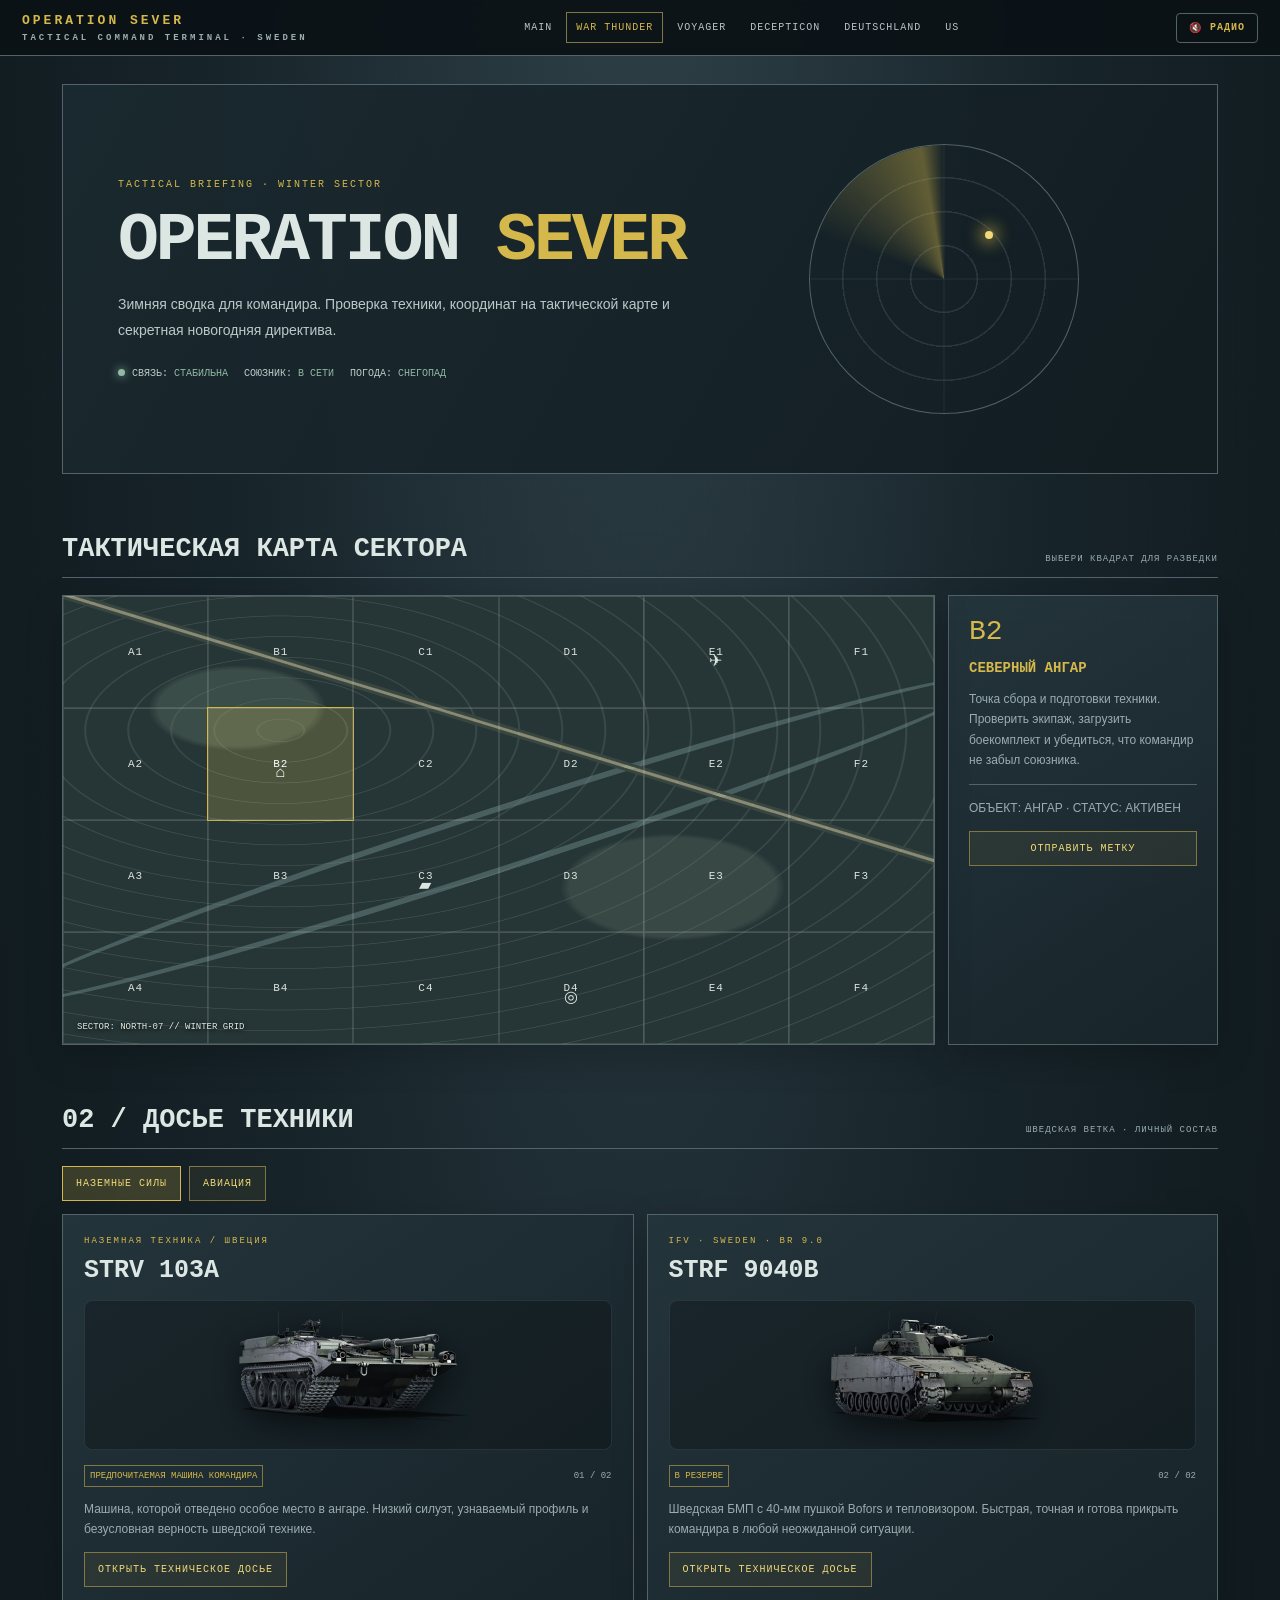
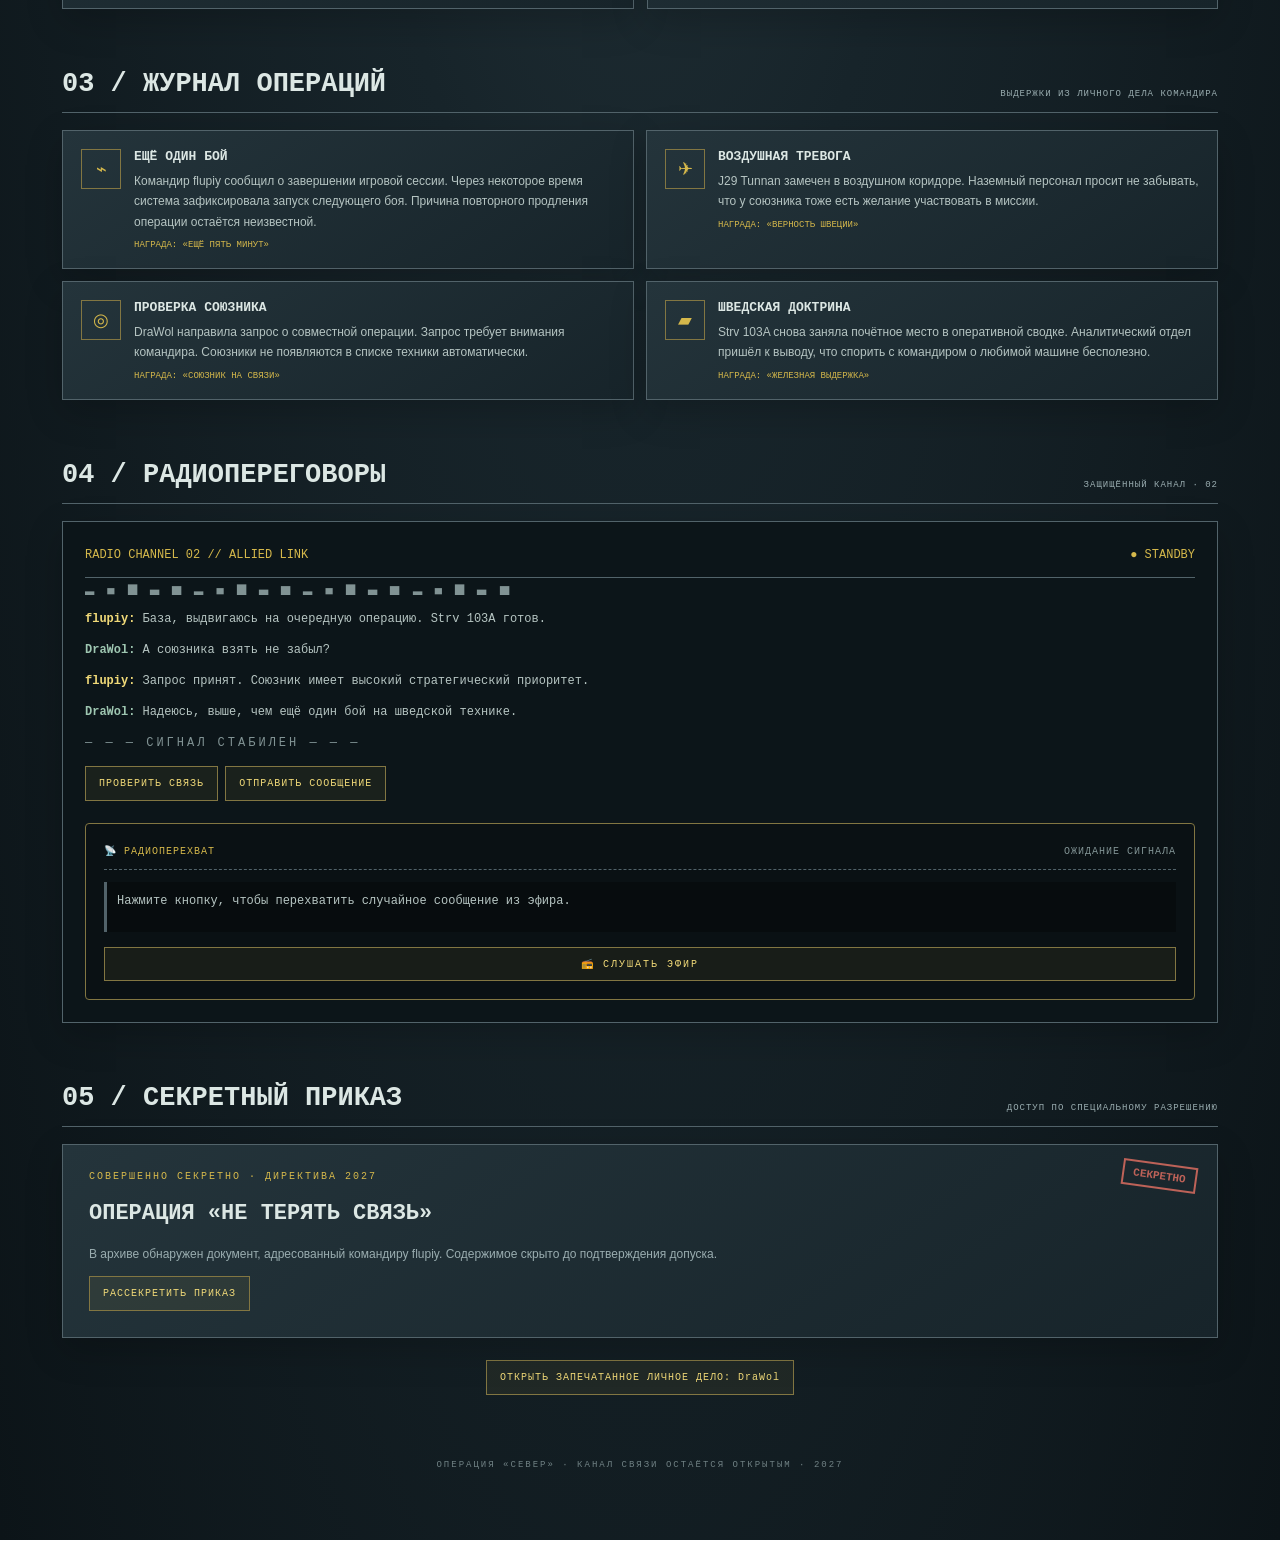
<file: war-thunder.html>
<!doctype html>
<html lang="ru">
<head>
  <meta charset="utf-8">
  <meta name="viewport" content="width=device-width,initial-scale=1">
  <meta name="theme-color" content="#10191e">
  <title>OPERATION SEVER — WAR THUNDER</title>
  <link rel="stylesheet" href="css/style.css">
</head>
<body class="page-wt">
  <div class="snow" id="snow"></div>

  <header>
    <div class="top">
      <div class="brand">
        OPERATION SEVER
        <small>TACTICAL COMMAND TERMINAL · SWEDEN</small>
      </div>
      <nav>
        <a href="index.html">MAIN</a>
        <a href="war-thunder.html" class="active">WAR THUNDER</a>
        <a href="voyager.html">VOYAGER</a>
        <a href="decepticons.html">DECEPTICON</a>
        <a href="deutschland.html">DEUTSCHLAND</a>
        <a href="us.html">US</a>
      </nav>
      <!-- Кнопка музыки -->
    <button id="wtMusicToggle" class="wt-music-btn" aria-label="Включить музыку">
      <span class="music-icon">🔇</span> РАДИО
    </button>
    </div>
  </header>

  <main>
    <!-- HERO (оставляем как в первом варианте, он уже стилизован) -->
    <section class="hero">
      <div>
        <div class="kicker">TACTICAL BRIEFING · WINTER SECTOR</div>
        <h1>OPERATION <span>SEVER</span></h1>
        <p class="lead">Зимняя сводка для командира. Проверка техники, координат на тактической карте и секретная новогодняя директива.</p>
        <div class="status">
          <span><i class="dot"></i>СВЯЗЬ: <b>СТАБИЛЬНА</b></span>
          <span>СОЮЗНИК: <b>В СЕТИ</b></span>
          <span>ПОГОДА: <b>СНЕГОПАД</b></span>
        </div>
      </div>
      <div class="radar" aria-hidden="true"></div>
    </section>

    <!-- ТАКТИЧЕСКАЯ КАРТА (оставляем как есть) -->
    <section class="section" id="map">
      <div class="head">
        <h2>ТАКТИЧЕСКАЯ КАРТА СЕКТОРА</h2>
        <p>ВЫБЕРИ КВАДРАТ ДЛЯ РАЗВЕДКИ</p>
      </div>
      <div class="map-layout">
        <div class="panel map">
          <div class="river"></div>
          <div class="road"></div>
          <div class="grid" id="grid"></div>
          <div class="stamp">SECTOR: NORTH-07 // WINTER GRID</div>
        </div>
        <div class="panel mapinfo">
          <div class="coord" id="coord">B2</div>
          <h3 id="stitle">СЕВЕРНЫЙ АНГАР</h3>
          <div class="muted" id="sdesc">Точка сбора и подготовки техники. Проверить экипаж, загрузить боекомплект и убедиться, что командир не забыл союзника.</div>
          <div class="rule"></div>
          <div class="muted" id="smeta">ОБЪЕКТ: АНГАР · СТАТУС: АКТИВЕН</div>
          <button onclick="notify('КООРДИНАТЫ ПЕРЕДАНЫ СОЮЗНИКУ')">ОТПРАВИТЬ МЕТКУ</button>
        </div>
      </div>
    </section>

    <!-- ТЕХНИКА В АНГАРЕ — берём из второго варианта -->
    <section class="section" id="hangar">
      <div class="head">
        <h2>02 / ДОСЬЕ ТЕХНИКИ</h2>
        <p>ШВЕДСКАЯ ВЕТКА · ЛИЧНЫЙ СОСТАВ</p>
      </div>

      <div class="tabs">
        <button class="active" data-tab="ground">НАЗЕМНЫЕ СИЛЫ</button>
        <button data-tab="air">АВИАЦИЯ</button>
      </div>

      <!-- Вкладка: Наземная техника (искусственные модели танков, как во 2 варианте) -->
      <div class="cards" id="ground">
        <article class="vehicle panel">
          <div class="tag">НАЗЕМНАЯ ТЕХНИКА / ШВЕЦИЯ</div>
          <h3>STRV 103A</h3>
          <div class="art"> <img src="images/strv-103a.png" alt="Strv 103A" onerror="this.style.display='none'"></div>
          <div class="vfoot"><span class="badge">ПРЕДПОЧИТАЕМАЯ МАШИНА КОМАНДИРА</span><span>01 / 02</span></div>
          <p class="muted">Машина, которой отведено особое место в ангаре. Низкий силуэт, узнаваемый профиль и безусловная верность шведской технике.</p>
          <button onclick="modal('STRV 103A','Личное досье машины командира. Шведская ПТ-САУ с необычной компоновкой и безбашенной схемой. Здесь не рейтинг важен — здесь важна любовь командира к этой машине.')">ОТКРЫТЬ ТЕХНИЧЕСКОЕ ДОСЬЕ</button>
        </article>
        <article class="vehicle panel">
  <div class="tag">IFV · SWEDEN · BR 9.0</div>
  <h3>STRF 9040B</h3>
  <div class="art">
    <img src="images/strf-9040b.png" alt="Strf 9040B" onerror="this.style.display='none'">
  </div>
  <div class="vfoot">
    <span class="badge">В РЕЗЕРВЕ</span>
    <span>02 / 02</span>
  </div>
  <p class="muted">Шведская БМП с 40-мм пушкой Bofors и тепловизором. Быстрая, точная и готова прикрыть командира в любой неожиданной ситуации.</p>
  <button onclick="modal('STRF 9040B','Личное досье машины. Шведская боевая машина пехоты с 40-мм автоматической пушкой Bofors. Отличается высокой скорострельностью и отличной оптикой. Идеальный выбор для поддержки союзника и контроля над полем боя.')">ОТКРЫТЬ ТЕХНИЧЕСКОЕ ДОСЬЕ</button>
</article>
      </div>

      <!-- Вкладка: Авиация -->
      <div class="cards" id="air" style="display:none">
        <article class="vehicle panel">
          <div class="tag">АВИАЦИЯ / ШВЕЦИЯ</div>
          <h3>J29 TUNNAN</h3>
          <div class="art"><img src="images/j29-tunnan.png" alt="J29 Tunnan" onerror="this.style.display='none'"></div>
          <div class="vfoot"><span class="badge">ТЕКУЩИЙ ФАВОРИТ АВИАЦИИ</span><span>BR 9.0</span></div>
          <p class="muted">Летающая бочка, получившая собственное место в оперативной сводке. Текущий выбор командира для воздушных операций.</p>
          <button onclick="modal('J29 TUNNAN','Личное авиационное досье. Saab J29 Tunnan — шведский реактивный истребитель. Текущий фаворит авиации командира: BR 9.0.')">ОТКРЫТЬ ТЕХНИЧЕСКОЕ ДОСЬЕ</button>
        </article>
        <article class="vehicle panel">
  <div class="tag">ATTACK JET · SWEDEN · BR 8.7</div>
  <h3>SAAB-105G</h3>
  <div class="art">
    <img src="images/saab-105g.png" alt="SAAB-105G" onerror="this.style.display='none'">
  </div>
  <div class="vfoot">
    <span class="badge">В АНГАРЕ</span>
    <span>02 / 02</span>
  </div>
  <p class="muted">Лёгкий штурмовик для работы на малых высотах. Несмотря на скромные размеры, способен доставить противнику немало проблем точными ударами с неба.</p>
  <button onclick="modal('SAAB-105G','Личное досье самолёта. Лёгкий штурмовик, созданный для поддержки наземных сил. Отлично подходит для точечных ударов и быстрых заходов на цель. Верный помощник, когда нужна поддержка с воздуха.')">ОТКРЫТЬ ТЕХНИЧЕСКОЕ ДОСЬЕ</button>
</article>
      </div>
    </section>

    <!-- ЖУРНАЛ ОПЕРАЦИЙ -->
    <section class="section" id="log">
      <div class="head">
        <h2>03 / ЖУРНАЛ ОПЕРАЦИЙ</h2>
        <p>ВЫДЕРЖКИ ИЗ ЛИЧНОГО ДЕЛА КОМАНДИРА</p>
      </div>
      <div class="loggrid">
        <article class="log panel"><div class="ico">⌁</div><div><h3>ЕЩЁ ОДИН БОЙ</h3><p>Командир flupiy сообщил о завершении игровой сессии. Через некоторое время система зафиксировала запуск следующего боя. Причина повторного продления операции остаётся неизвестной.</p><small>НАГРАДА: «ЕЩЁ ПЯТЬ МИНУТ»</small></div></article>
        <article class="log panel"><div class="ico">✈</div><div><h3>ВОЗДУШНАЯ ТРЕВОГА</h3><p>J29 Tunnan замечен в воздушном коридоре. Наземный персонал просит не забывать, что у союзника тоже есть желание участвовать в миссии.</p><small>НАГРАДА: «ВЕРНОСТЬ ШВЕЦИИ»</small></div></article>
        <article class="log panel"><div class="ico">◎</div><div><h3>ПРОВЕРКА СОЮЗНИКА</h3><p>DraWol направила запрос о совместной операции. Запрос требует внимания командира. Союзники не появляются в списке техники автоматически.</p><small>НАГРАДА: «СОЮЗНИК НА СВЯЗИ»</small></div></article>
        <article class="log panel"><div class="ico">▰</div><div><h3>ШВЕДСКАЯ ДОКТРИНА</h3><p>Strv 103A снова заняла почётное место в оперативной сводке. Аналитический отдел пришёл к выводу, что спорить с командиром о любимой машине бесполезно.</p><small>НАГРАДА: «ЖЕЛЕЗНАЯ ВЫДЕРЖКА»</small></div></article>
      </div>
    </section>

    <!-- РАДИОПЕРЕГОВОРЫ -->
    <section class="section" id="radio">
      <div class="head">
        <h2>04 / РАДИОПЕРЕГОВОРЫ</h2>
        <p>ЗАЩИЩЁННЫЙ КАНАЛ · 02</p>
      </div>
      <div class="radio panel">
        <div class="rhead"><span>RADIO CHANNEL 02 // ALLIED LINK</span><span id="rstate">● STANDBY</span></div>
        <div class="signal">▂ ▄ ▆ ▃ ▅ ▂ ▄ ▆ ▃ ▅ ▂ ▄ ▆ ▃ ▅ ▂ ▄ ▆ ▃ ▅</div>
        <div class="msg"><strong>flupiy:</strong> База, выдвигаюсь на очередную операцию. Strv 103A готов.</div>
        <div class="msg me"><strong>DraWol:</strong> А союзника взять не забыл?</div>
        <div class="msg"><strong>flupiy:</strong> Запрос принят. Союзник имеет высокий стратегический приоритет.</div>
        <div class="msg me"><strong>DraWol:</strong> Надеюсь, выше, чем ещё один бой на шведской технике.</div>
        <div class="signal">— — — СИГНАЛ СТАБИЛЕН — — —</div>
        <p>
          <button onclick="document.getElementById('rstate').textContent='● RECEIVING';notify('Канал 02 чист. Союзник на связи.')">ПРОВЕРИТЬ СВЯЗЬ</button>
          <button onclick="notify('Сообщение отправлено: «Я на связи. Не забудь меня в следующую миссию».')">ОТПРАВИТЬ СООБЩЕНИЕ</button>
        </p>
        <!-- Радиоперехват -->
<div class="intercept-box">
  <div class="intercept-header">
    <span>📡 РАДИОПЕРЕХВАТ</span>
    <span id="intercept-status">ОЖИДАНИЕ СИГНАЛА</span>
  </div>
  <div class="intercept-message" id="interceptMessage">
    Нажмите кнопку, чтобы перехватить случайное сообщение из эфира.
  </div>
  <button onclick="interceptRadio()" id="interceptBtn">📻 СЛУШАТЬ ЭФИР</button>
</div>
      </div>
    </section>

    <!-- СЕКРЕТНЫЙ ПРИКАЗ -->
    <section class="section" id="orders">
      <div class="head">
        <h2>05 / СЕКРЕТНЫЙ ПРИКАЗ</h2>
        <p>ДОСТУП ПО СПЕЦИАЛЬНОМУ РАЗРЕШЕНИЮ</p>
      </div>
      <div class="directive panel">
        <div class="stampsecret">СЕКРЕТНО</div>
        <div class="kicker">СОВЕРШЕННО СЕКРЕТНО · ДИРЕКТИВА 2027</div>
        <h2 style="font: bold 22px monospace">ОПЕРАЦИЯ «НЕ ТЕРЯТЬ СВЯЗЬ»</h2>
        <p class="muted">В архиве обнаружен документ, адресованный командиру flupiy. Содержимое скрыто до подтверждения допуска.</p>
        <button onclick="document.getElementById('doc').classList.toggle('show');notify('ДОПУСК ПОДТВЕРЖДЁН. ДОКУМЕНТ РАССЕКРЕЧЕН.')">РАССЕКРЕТИТЬ ПРИКАЗ</button>
        <div class="doc" id="doc">
          <h3>ДИРЕКТИВА № 2027<br>ОПЕРАЦИЯ «НЕ ТЕРЯТЬ СВЯЗЬ»</h3>
          <p><b>АДРЕСАТ:</b> КОМАНДИРУ flupiy<br><b>УРОВЕНЬ ДОСТУПА:</b> ОСОБО ВАЖНЫЙ</p>
          <p>В связи с поступившими сведениями о чрезмерно продолжительных игровых сессиях и высокой концентрации внимания на шведской технике приказываю:</p>
          <p>1. Не забывать о DraWol и своевременно приглашать её в совместные бои.</p>
          <p>2. Не ставить очередной бой выше времени, которое можно провести вместе.</p>
          <p>3. По возможности создавать новые общие воспоминания — не только на виртуальных полях сражений.</p>
          <p>4. Помнить, что даже самому опытному командиру иногда нужен свой надёжный союзник.</p>
          <p><b>ОСОБОЕ УКАЗАНИЕ:</b> оставаться одной командой, даже когда миссии проходят на разных картах и в разных обстоятельствах.</p>
          <div class="sign">УТВЕРЖДЕНО: DRA WOL<br>ПРИКАЗ НЕ ИМЕЕТ СРОКА ДАВНОСТИ.</div>
        </div>
      </div>
      <div style="text-align:center;margin:22px">
        <button onclick="let p=document.getElementById('personal');p.classList.toggle('show');if(p.classList.contains('show'))p.scrollIntoView({behavior:'smooth',block:'center'})">ОТКРЫТЬ ЗАПЕЧАТАННОЕ ЛИЧНОЕ ДЕЛО: DraWol</button>
      </div>
      <div class="personal" id="personal">
        <div class="kicker">ЛИЧНОЕ ДЕЛО / ДОСТУП ТОЛЬКО ДЛЯ flupiy</div>
        <h3>СООБЩЕНИЕ ОТ DRA WOL</h3>
        <div class="letter">Привет, мой командир.<br><br>Я знаю, что у тебя всегда найдётся ещё один бой, ещё одна машина, которую хочется вывести в бой, и ещё одна причина задержаться в игре. И я совсем не хочу отнимать у тебя то, что тебе нравится. Мне нравится видеть, как ты увлекаешься своими интересами, как выбираешь любимую технику и как можешь часами разбираться в том, что тебе действительно интересно.<br><br>Но мне очень хочется быть частью твоего мира не только где-то рядом, пока ты играешь. Хочется, чтобы ты иногда звал меня с собой, чтобы у нас появлялись свои маленькие истории, смешные моменты и воспоминания. Не обязательно каждый раз устраивать большую операцию. Иногда достаточно просто побыть вместе.<br><br>Спасибо, что ты есть в моей жизни. Я хочу, чтобы впереди у нас было ещё много всего — новых мест, впечатлений, разговоров, приключений и, конечно, побед. Пусть следующий год принесёт нам побольше счастливых моментов и возможностей быть рядом.<br><br>Какими бы ни были следующие миссии, я хочу проходить их с тобой. Не обязательно на одном поле боя — главное, чтобы мы оставались одной командой.<div class="sign">ТВОЙ СОЮЗНИК, DRA WOL ♥</div></div>
      </div>
    </section>

    <div class="footer">ОПЕРАЦИЯ «СЕВЕР» · КАНАЛ СВЯЗИ ОСТАЁТСЯ ОТКРЫТЫМ · 2027</div>
  </main>

  <div class="toast" id="toast"></div>
  <div class="modal" id="modal" onclick="if(event.target===this)this.classList.remove('show')">
    <div class="modalbox">
      <button class="close" onclick="document.getElementById('modal').classList.remove('show')">×</button>
      <div class="kicker">ТЕХНИЧЕСКОЕ ДОСЬЕ</div>
      <h3 id="mtitle"></h3>
      <p class="muted" id="mtext"></p>
    </div>
  </div>

   <!-- Фоновая музыка (замените путь на свой файл) -->
  <audio id="wtBgMusic" loop>
    <source src="танки.mp3" type="audio/mpeg">
    Ваш браузер не поддерживает аудио.
  </audio>

  <script src="js/main.js"></script>
</body>
</html>
</file>
<file: css/style.css>
/* ==========================================================================
PROJECT: OUR UNIVERSE — SHARED STYLESHEET
========================================================================== */
*, *::before, *::after {
box-sizing: border-box;
}

html {
scroll-behavior: smooth;
}

@media (prefers-reduced-motion: reduce) {
*, *::before, *::after {
animation-duration: 0.01ms !important;
animation-iteration-count: 1 !important;
scroll-behavior: auto !important;
transition-duration: 0.01ms !important;
}
}

/* ==========================================================================
PAGE 1: MAIN (index.html)
========================================================================== */
body.page-main {
--bg: #050805;
--card: rgba(5, 12, 3, 0.84);
--text: #cfe89e;
--name: #d4e85c;
--title: #b8e62e;
--accent: #eaff00;
--glow: rgba(204, 255, 0, 0.48);
--line: rgba(204, 255, 0, 0.52);
--muted: #82965c;
margin: 0;
padding: 0;
min-height: 100vh;
background: var(--bg);
color: var(--text);
font-family: Arial, "Segoe UI", sans-serif;
overflow-x: hidden;
}

body.page-main * {
margin: 0;
padding: 0;
}

body.page-main::before {
content: "";
position: fixed;
inset: 0;
z-index: -3;
pointer-events: none;
background: radial-gradient(circle at 15% 20%, rgba(120, 180, 0, 0.10), transparent 34%),
radial-gradient(circle at 85% 75%, rgba(180, 180, 0, 0.09), transparent 38%),
radial-gradient(circle at 50% 50%, rgba(50, 100, 0, 0.06), transparent 55%);
animation: mainBgPulse 9s ease-in-out infinite alternate;
}

@keyframes mainBgPulse {
to { transform: scale(1.04); opacity: 0.7; }
}

body.page-main #particles {
position: fixed;
inset: 0;
pointer-events: none;
z-index: -1;
overflow: hidden;
}

body.page-main .particle {
position: absolute;
border-radius: 50%;
background: var(--accent);
filter: blur(2px);
opacity: 0.25;
box-shadow: 0 0 12px var(--accent);
animation: mainFloat var(--duration) ease-in-out infinite;
}

@keyframes mainFloat {
0%, 100% { transform: translateY(0) scale(0.8); opacity: 0.12; }
50% { transform: translateY(-32px) scale(1.25); opacity: 0.5; }
}

body.page-main header {
width: min(1180px, calc(100% - 40px));
margin: 22px auto 0;
padding: 13px 18px;
display: flex;
align-items: center;
justify-content: space-between;
gap: 20px;
border: 1px solid var(--line);
border-radius: 18px;
background: rgba(5, 12, 3, 0.72);
backdrop-filter: blur(14px);
box-shadow: 0 0 18px rgba(204, 255, 0, 0.12);
position: relative;
z-index: 5;
}

body.page-main .brand {
display: flex;
align-items: center;
gap: 11px;
min-width: 220px;
text-decoration: none;
}

body.page-main .brand-mark {
width: 34px;
height: 34px;
border: 1px solid var(--accent);
border-radius: 10px;
display: grid;
place-items: center;
color: var(--accent);
font-size: 18px;
text-shadow: 0 0 10px var(--accent);
box-shadow: inset 0 0 12px var(--glow), 0 0 12px var(--glow);
}

body.page-main .brand-name {
font-weight: 800;
letter-spacing: 2px;
font-size: 0.82rem;
color: var(--name);
}

body.page-main .brand-sub {
font-size: 0.58rem;
letter-spacing: 2px;
color: var(--muted);
margin-top: 4px;
}

body.page-main nav {
display: flex;
align-items: center;
gap: 7px;
flex-wrap: wrap;
justify-content: flex-end;
}

body.page-main nav a {
color: #9eaf7a;
text-decoration: none;
font-size: 0.7rem;
font-weight: 800;
letter-spacing: 1.3px;
padding: 10px 12px;
border-radius: 10px;
transition: 0.25s;
}

body.page-main nav a:hover,
body.page-main nav a.active {
color: var(--accent);
background: rgba(204, 255, 0, 0.08);
text-shadow: 0 0 12px var(--glow);
}

body.page-main nav a.active {
border: 1px solid rgba(204, 255, 0, 0.3);
}

body.page-main main {
width: min(1100px, calc(100% - 40px));
margin: 0 auto;
}

body.page-main .hero {
min-height: 650px;
display: grid;
grid-template-columns: 1.05fr 0.95fr;
align-items: center;
gap: 25px;
padding: 55px 0 35px;
}

body.page-main .eyebrow {
font-size: 0.72rem;
letter-spacing: 3px;
color: var(--accent);
font-weight: 800;
margin-bottom: 22px;
}

body.page-main .eyebrow:before {
content: "";
display: inline-block;
width: 28px;
height: 1px;
background: var(--accent);
vertical-align: middle;
margin-right: 12px;
box-shadow: 0 0 8px var(--accent);
}

body.page-main h1 {
font-size: clamp(2.8rem, 6.5vw, 5.7rem);
line-height: 0.98;
letter-spacing: -2px;
text-transform: uppercase;
color: var(--title);
text-shadow: 0 0 10px var(--glow), 0 0 30px rgba(204, 255, 0, 0.32);
max-width: 690px;
}

body.page-main h1 span {
display: block;
color: #eaff00;
}

body.page-main .hero-copy {
font-size: 1.05rem;
line-height: 1.8;
color: var(--text);
max-width: 560px;
margin: 25px 0 28px;
}

body.page-main .hero-copy strong {
color: var(--name);
}

body.page-main .actions {
display: flex;
align-items: center;
gap: 13px;
flex-wrap: wrap;
}

body.page-main .btn {
border: 1px solid var(--accent);
border-radius: 999px;
padding: 14px 21px;
color: var(--accent);
background: rgba(204, 255, 0, 0.06);
text-decoration: none;
font-weight: 800;
letter-spacing: 1.2px;
font-size: 0.76rem;
cursor: pointer;
transition: 0.25s;
box-shadow: 0 0 15px rgba(204, 255, 0, 0.12), inset 0 0 10px rgba(204, 255, 0, 0.05);
}

body.page-main .btn:hover {
background: var(--accent);
color: #071000;
box-shadow: 0 0 24px var(--glow);
transform: translateY(-2px);
}

body.page-main .btn.secondary {
border-color: rgba(207, 232, 158, 0.3);
color: var(--text);
background: transparent;
box-shadow: none;
}

body.page-main .btn.secondary:hover {
border-color: var(--accent);
color: var(--accent);
background: rgba(204, 255, 0, 0.06);
}

body.page-main .visual {
height: 430px;
display: grid;
place-items: center;
position: relative;
}

body.page-main .orbit {
position: absolute;
width: min(390px, 90%);
aspect-ratio: 1;
border: 1px solid rgba(204, 255, 0, 0.23);
border-radius: 50%;
transform: rotate(-22deg);
}

body.page-main .orbit:before,
body.page-main .orbit:after {
content: "";
position: absolute;
inset: 24px;
border: 1px dashed rgba(204, 255, 0, 0.22);
border-radius: 50%;
}

body.page-main .orbit:after {
inset: 52px;
border-style: solid;
opacity: 0.45;
}

body.page-main .planet {
width: 210px;
aspect-ratio: 1;
border-radius: 50%;
position: relative;
overflow: hidden;
background: radial-gradient(circle at 32% 28%, #efff91 0, #b6d928 12%, #557d0d 36%, #142407 67%, #050805 78%);
box-shadow: 0 0 35px rgba(204, 255, 0, 0.38), 0 0 90px rgba(170, 255, 0, 0.2), inset -25px -20px 45px #020400;
animation: mainPlanetFloat 5s ease-in-out infinite;
cursor: pointer;
transition: filter 0.25s;
}

body.page-main .planet:focus-visible {
outline: 2px solid var(--accent);
outline-offset: 9px;
}

body.page-main .planet.pulse {
animation: mainPlanetPulse 0.8s ease-out;
}

@keyframes mainPlanetPulse {
0% { transform: scale(1); }
35% { transform: scale(1.18); filter: brightness(1.8); }
100% { transform: scale(1); }
}

body.page-main .planet:before {
content: "";
position: absolute;
inset: 12% -15%;
border: 13px solid rgba(234, 255, 0, 0.32);
border-left-color: transparent;
border-right-color: rgba(234, 255, 0, 0.12);
border-radius: 50%;
transform: rotate(-25deg);
filter: blur(1px);
}

body.page-main .planet:after {
content: "";
position: absolute;
inset: 0;
background: linear-gradient(115deg, transparent 25%, rgba(255, 255, 180, 0.17) 42%, transparent 57%);
}

@keyframes mainPlanetFloat {
0%, 100% { transform: translateY(0) rotate(-5deg); }
50% { transform: translateY(-13px) rotate(4deg); }
}

body.page-main .orbit-dot {
position: absolute;
width: 11px;
height: 11px;
border-radius: 50%;
background: var(--accent);
box-shadow: 0 0 15px var(--accent);
top: 17%;
left: 19%;
}

body.page-main .satellite {
position: absolute;
width: 9px;
height: 9px;
border-radius: 50%;
background: #efff91;
box-shadow: 0 0 13px #eaff00;
opacity: 0;
}

body.page-main .satellite.one {
animation: mainSatOne 8s linear infinite;
}

body.page-main .satellite.two {
width: 5px;
height: 5px;
animation: mainSatTwo 11s linear infinite;
}

@keyframes mainSatOne {
0% { opacity: 0.8; transform: rotate(0deg) translateX(175px) rotate(0deg); }
100% { opacity: 0.8; transform: rotate(360deg) translateX(175px) rotate(-360deg); }
}

@keyframes mainSatTwo {
0% { opacity: 0.6; transform: rotate(180deg) translateX(145px) rotate(-180deg); }
100% { opacity: 0.6; transform: rotate(540deg) translateX(145px) rotate(-540deg); }
}

body.page-main .planet-hint {
position: absolute;
top: 18px;
left: 50%;
transform: translateX(-50%);
font-size: 0.58rem;
letter-spacing: 2px;
color: var(--muted);
white-space: nowrap;
}

body.page-main .visual-label {
position: absolute;
bottom: 18px;
right: 3%;
font-size: 0.63rem;
letter-spacing: 2px;
color: var(--muted);
text-align: right;
line-height: 1.8;
}

body.page-main .visual-label b {
display: block;
color: var(--accent);
font-size: 0.75rem;
}

body.page-main .status-panel {
display: grid;
grid-template-columns: repeat(4, 1fr);
gap: 9px;
margin: -5px 0 52px;
}

body.page-main .status-cell {
border: 1px solid rgba(204, 255, 0, 0.24);
border-radius: 13px;
padding: 13px 14px;
background: rgba(7, 15, 3, 0.72);
}

body.page-main .status-cell small {
display: block;
color: var(--muted);
font-size: 0.58rem;
letter-spacing: 1.6px;
margin-bottom: 8px;
}

body.page-main .status-cell strong {
color: var(--accent);
font-size: 0.78rem;
letter-spacing: 0.7px;
}

body.page-main .live-dot {
display: inline-block;
width: 7px;
height: 7px;
border-radius: 50%;
background: #b8e62e;
box-shadow: 0 0 9px #b8e62e;
margin-right: 7px;
animation: mainBlink 1.5s infinite;
}

@keyframes mainBlink {
50% { opacity: 0.25; }
}

body.page-main .countdown {
margin: 0 0 62px;
padding: 22px;
border: 1px solid rgba(204, 255, 0, 0.32);
border-radius: 20px;
background: linear-gradient(120deg, rgba(20, 34, 7, 0.78), rgba(5, 10, 3, 0.85));
display: flex;
align-items: center;
justify-content: space-between;
gap: 22px;
}

body.page-main .countdown-label {
font-size: 0.65rem;
letter-spacing: 2px;
color: var(--accent);
margin-bottom: 8px;
}

body.page-main .countdown-title {
font-size: 1.12rem;
color: var(--name);
font-weight: 800;
}

body.page-main .ambient-note {
font-size: 0.65rem;
color: var(--muted);
margin-top: 8px;
}

body.page-main .timer {
display: flex;
gap: 9px;
}

body.page-main .time-unit {
min-width: 65px;
text-align: center;
padding: 10px 8px;
border: 1px solid rgba(204, 255, 0, 0.24);
border-radius: 12px;
background: rgba(0, 0, 0, 0.24);
}

body.page-main .time-unit b {
display: block;
color: var(--accent);
font-size: 1.45rem;
font-variant-numeric: tabular-nums;
}

body.page-main .time-unit span {
font-size: 0.55rem;
color: var(--muted);
letter-spacing: 1px;
}

body.page-main .section-head {
display: flex;
justify-content: space-between;
align-items: end;
gap: 20px;
margin: 20px 0 22px;
}

body.page-main .section-kicker {
font-size: 0.68rem;
letter-spacing: 3px;
color: var(--accent);
font-weight: 800;
margin-bottom: 9px;
}

body.page-main h2 {
font-size: clamp(1.6rem, 3vw, 2.25rem);
color: var(--name);
text-shadow: 0 0 13px rgba(204, 255, 0, 0.2);
}

body.page-main .section-note {
color: var(--muted);
font-size: 0.8rem;
line-height: 1.6;
max-width: 330px;
}

body.page-main .portals {
display: grid;
grid-template-columns: repeat(4, 1fr);
gap: 14px;
margin-bottom: 70px;
}

body.page-main .portal {
min-height: 190px;
padding: 20px 17px;
border: 1px solid rgba(204, 255, 0, 0.35);
border-radius: 20px;
background: linear-gradient(145deg, rgba(18, 29, 8, 0.9), rgba(5, 10, 3, 0.82));
position: relative;
overflow: hidden;
text-decoration: none;
color: var(--text);
transition: 0.3s;
display: flex;
flex-direction: column;
justify-content: space-between;
}

body.page-main .portal:before {
content: "";
position: absolute;
width: 140px;
height: 140px;
border-radius: 50%;
right: -70px;
top: -70px;
background: rgba(204, 255, 0, 0.08);
filter: blur(4px);
transition: 0.3s;
}

body.page-main .portal:hover {
transform: translateY(-6px);
border-color: var(--accent);
box-shadow: 0 0 24px rgba(204, 255, 0, 0.2), inset 0 0 18px rgba(204, 255, 0, 0.06);
}

body.page-main .portal:hover:before {
transform: scale(1.6);
}

body.page-main .portal-top {
display: flex;
justify-content: space-between;
align-items: center;
position: relative;
}

body.page-main .portal-icon {
font-size: 1.55rem;
filter: drop-shadow(0 0 8px rgba(204, 255, 0, 0.45));
}

body.page-main .portal-num {
font-size: 0.65rem;
color: var(--muted);
letter-spacing: 2px;
}

body.page-main .portal h3 {
font-size: 1rem;
letter-spacing: 1px;
color: var(--name);
margin: 20px 0 7px;
}

body.page-main .portal p {
font-size: 0.76rem;
line-height: 1.5;
color: #9fb27a;
}

body.page-main .portal-link {
font-size: 0.65rem;
letter-spacing: 1.6px;
color: var(--accent);
margin-top: 18px;
font-weight: 800;
}

body.page-main .mission-log {
margin: 0 0 62px;
padding: 22px;
border: 1px solid rgba(204, 255, 0, 0.28);
border-radius: 19px;
background: rgba(5, 12, 3, 0.65);
}

body.page-main .log-row {
display: flex;
align-items: center;
gap: 13px;
padding: 13px 0;
border-bottom: 1px solid rgba(204, 255, 0, 0.12);
}

body.page-main .log-row:last-child {
border-bottom: 0;
}

body.page-main .log-icon {
width: 28px;
text-align: center;
color: var(--accent);
font-size: 1.1rem;
}

body.page-main .log-copy {
flex: 1;
}

body.page-main .log-copy b {
display: block;
font-size: 0.76rem;
color: var(--name);
letter-spacing: 0.7px;
}

body.page-main .log-copy small {
display: block;
font-size: 0.7rem;
color: var(--muted);
margin-top: 4px;
}

body.page-main .log-state {
font-size: 0.58rem;
letter-spacing: 1px;
color: var(--muted);
}

body.page-main .secret-strip {
margin: 0 0 65px;
border: 1px solid rgba(204, 255, 0, 0.3);
border-radius: 18px;
padding: 19px 22px;
display: flex;
align-items: center;
justify-content: space-between;
gap: 20px;
background: rgba(5, 12, 3, 0.65);
}

body.page-main .secret-strip small {
display: block;
color: var(--muted);
letter-spacing: 2px;
font-size: 0.62rem;
margin-bottom: 7px;
}

body.page-main .secret-strip strong {
color: var(--name);
font-size: 0.95rem;
letter-spacing: 0.5px;
}

body.page-main .toolbar {
display: flex;
align-items: center;
gap: 8px;
}

body.page-main .toolbar .btn {
padding: 10px 13px;
font-size: 0.62rem;
}

body.page-main footer {
border-top: 1px solid rgba(204, 255, 0, 0.2);
padding: 23px 0 30px;
display: flex;
justify-content: space-between;
gap: 15px;
color: #71834e;
font-size: 0.65rem;
letter-spacing: 1.5px;
}

body.page-main footer span:last-child {
color: var(--accent);
}

body.page-main .secret-star {
position: fixed;
right: 22px;
bottom: 22px;
width: 43px;
height: 43px;
border-radius: 50%;
z-index: 10;
border: 1px solid var(--accent);
background: rgba(5, 12, 3, 0.88);
color: var(--accent);
font-size: 1.1rem;
box-shadow: 0 0 17px rgba(204, 255, 0, 0.25);
cursor: pointer;
animation: mainStarGlow 3s ease-in-out infinite;
}

@keyframes mainStarGlow {
50% { box-shadow: 0 0 27px rgba(204, 255, 0, 0.65); transform: rotate(18deg); }
}

body.page-main.ambient .particle {
opacity: 0.65;
filter: blur(1px);
animation-duration: 4s !important;
}

body.page-main.ambient .planet {
filter: brightness(1.22) drop-shadow(0 0 25px rgba(204, 255, 0, 0.6));
}

body.page-main.ambient .orbit {
border-color: rgba(234, 255, 0, 0.48);
}

body.page-main .modal-backdrop {
position: fixed;
inset: 0;
background: rgba(0, 0, 0, 0.76);
backdrop-filter: blur(9px);
display: none;
place-items: center;
padding: 20px;
z-index: 20;
}

body.page-main .modal-backdrop.open {
display: grid;
animation: mainFade 0.25s;
}

@keyframes mainFade {
from { opacity: 0; }
to { opacity: 1; }
}

body.page-main .modal {
width: min(490px, 100%);
padding: 34px 28px;
border: 1px solid var(--accent);
border-radius: 24px;
background: rgba(5, 12, 3, 0.96);
text-align: center;
box-shadow: 0 0 25px var(--glow), inset 0 0 22px rgba(204, 255, 0, 0.08);
}

body.page-main .modal .stamp {
font-size: 0.65rem;
letter-spacing: 3px;
color: var(--accent);
margin-bottom: 18px;
}

body.page-main .modal h2 {
font-size: 1.7rem;
margin-bottom: 15px;
}

body.page-main .modal p {
line-height: 1.8;
color: var(--text);
margin-bottom: 23px;
}

body.page-main .close {
background: none;
border: 0;
color: var(--muted);
font-size: 1.4rem;
cursor: pointer;
float: right;
}

@media (max-width: 850px) {
body.page-main header { align-items: flex-start; flex-direction: column; }
body.page-main nav { justify-content: flex-start; }
body.page-main .hero { grid-template-columns: 1fr; min-height: auto; padding: 75px 0 25px; }
body.page-main .visual { height: 330px; grid-row: 1; }
body.page-main .planet { width: 165px; }
body.page-main .portals { grid-template-columns: repeat(2, 1fr); }
body.page-main .status-panel { grid-template-columns: repeat(2, 1fr); }
body.page-main .countdown { align-items: flex-start; flex-direction: column; }
}

@media (max-width: 520px) {
body.page-main header, body.page-main main { width: calc(100% - 26px); }
body.page-main header { margin-top: 13px; padding: 13px; }
body.page-main nav { gap: 2px; }
body.page-main nav a { font-size: 0.59rem; padding: 9px 8px; }
body.page-main .hero { padding-top: 45px; }
body.page-main .visual { height: 270px; }
body.page-main .planet { width: 140px; }
body.page-main h1 { font-size: clamp(2.55rem, 13vw, 4rem); }
body.page-main .hero-copy { font-size: 0.94rem; }
body.page-main .section-head { align-items: flex-start; flex-direction: column; }
body.page-main .portals { gap: 10px; }
body.page-main .portal { padding: 15px; min-height: 175px; }
body.page-main .portal h3 { font-size: 0.88rem; }
body.page-main .portal p { font-size: 0.7rem; }
body.page-main .secret-strip { align-items: flex-start; flex-direction: column; }
body.page-main footer { flex-direction: column; }
body.page-main .status-panel { gap: 7px; }
body.page-main .status-cell { padding: 11px; }
body.page-main .timer { width: 100%; gap: 5px; }
body.page-main .time-unit { min-width: 0; flex: 1; padding: 9px 3px; }
body.page-main .time-unit b { font-size: 1.15rem; }
body.page-main .countdown { padding: 17px; }
body.page-main .toolbar { flex-wrap: wrap; }
body.page-main .secret-star { right: 13px; bottom: 13px; }
}

/* ==========================================================================
   FEEDBACK FORM (index.html)
   ========================================================================== */
body.page-main .feedback-section {
  /* Форма занимает 100% ширины main (у которого уже есть отступы) */
  width: 100%;
  margin: 0 0 62px; /* Такой же отступ снизу, как у mission-log */
  padding: 25px 22px; /* Отступы как у остальных блоков */
  border: 1px solid rgba(204, 255, 0, 0.3);
  border-radius: 20px; /* Скругление как у countdown */
  background: linear-gradient(145deg, rgba(10, 20, 5, 0.9), rgba(5, 10, 3, 0.95));
  position: relative;
  overflow: hidden;
  box-sizing: border-box;
}

body.page-main .feedback-section::before {
  content: "";
  position: absolute;
  top: -50%;
  right: -20%;
  width: 400px;
  height: 400px;
  background: radial-gradient(circle, rgba(204, 255, 0, 0.08), transparent 70%);
  pointer-events: none;
}

/* Сетка для формы (в 2 колонки на широких экранах) */
body.page-main .feedback-form {
  display: grid;
  grid-template-columns: 1fr 1fr;
  gap: 20px;
  margin-top: 20px;
  position: relative;
  z-index: 1;
}

/* Текстовые поля (textarea) и поле имени занимают всю ширину */
body.page-main .form-group.full-width {
  grid-column: 1 / -1;
}

body.page-main .form-group {
  display: flex;
  flex-direction: column;
  gap: 8px;
}

body.page-main .form-group label {
  font-size: 0.75rem;
  font-weight: 700;
  letter-spacing: 1px;
  color: var(--name);
  text-transform: uppercase;
}

body.page-main .form-group label .muted {
  color: var(--muted);
  font-weight: 400;
  font-size: 0.65rem;
  letter-spacing: 0.5px;
}

body.page-main .form-group input,
body.page-main .form-group textarea {
  width: 100%;
  padding: 12px 14px;
  background: rgba(0, 0, 0, 0.4);
  border: 1px solid rgba(204, 255, 0, 0.25);
  border-radius: 10px;
  color: var(--text);
  font-family: inherit;
  font-size: 0.9rem;
  line-height: 1.5;
  outline: none;
  transition: 0.25s;
  resize: vertical;
  box-sizing: border-box;
}

body.page-main .form-group input {
  min-height: 45px;
}

body.page-main .form-group textarea {
  min-height: 70px;
  max-height: 150px;
}

body.page-main .form-group input::placeholder,
body.page-main .form-group textarea::placeholder {
  color: rgba(130, 150, 92, 0.6);
}

body.page-main .form-group input:focus,
body.page-main .form-group textarea:focus {
  border-color: var(--accent);
  background: rgba(0, 0, 0, 0.6);
  box-shadow: 0 0 15px rgba(204, 255, 0, 0.15);
}

/* Кнопка отправки */
body.page-main .feedback-submit {
  grid-column: 1 / -1;
  justify-self: start;
  margin-top: 10px;
  padding: 14px 24px;
  font-size: 0.75rem;
  letter-spacing: 1.5px;
  cursor: pointer;
  background: rgba(204, 255, 0, 0.08);
  transition: 0.25s;
  border: 1px solid var(--accent);
  border-radius: 999px;
  color: var(--accent);
  font-weight: 800;
}

body.page-main .feedback-submit:hover {
  background: var(--accent);
  color: #071000;
  box-shadow: 0 0 25px var(--glow);
  transform: translateY(-2px);
}

body.page-main .feedback-submit:disabled {
  opacity: 0.6;
  cursor: not-allowed;
  transform: none;
}

/* Статус */
body.page-main .feedback-status {
  grid-column: 1 / -1;
  font-size: 0.85rem;
  font-weight: 700;
  letter-spacing: 1px;
  min-height: 24px;
  transition: 0.3s;
}

body.page-main .feedback-status.success {
  color: var(--accent);
  text-shadow: 0 0 10px var(--glow);
}

body.page-main .feedback-status.error {
  color: #ff6b6b;
}

/* Адаптив для мобильных (в одну колонку) */
@media (max-width: 850px) {
  body.page-main .feedback-form {
    grid-template-columns: 1fr;
  }
}

@media (max-width: 520px) {
  body.page-main .feedback-section {
    padding: 20px;
  }
  body.page-main .feedback-submit {
    width: 100%;
    justify-self: stretch;
  }
}

/* Подсветка обязательных полей */
body.page-main .form-group input:required:invalid,
body.page-main .form-group textarea:required:invalid {
  border-color: rgba(204, 255, 0, 0.25);
}

body.page-main .form-group input:required:valid,
body.page-main .form-group textarea:required:valid {
  border-color: rgba(204, 255, 0, 0.5);
}

/* Подсветка при ошибке браузера */
body.page-main .form-group input:invalid:not(:placeholder-shown),
body.page-main .form-group textarea:invalid:not(:placeholder-shown) {
  border-color: #ff6b6b;
  box-shadow: 0 0 10px rgba(255, 107, 107, 0.2);
}

/* ==========================================================================
PAGE 2: OPERATION SEVER — WAR THUNDER (war-thunder.html)
========================================================================== */
body.page-wt {
--bg: #10191e;
--p: #1b292f;
--p2: #26363d;
--line: #52636a;
--txt: #dce7e4;
--muted: #9aadb0;
--gold: #d5b84b;
--green: #91b9a4;
--red: #bd6258;
margin: 0;
background: radial-gradient(ellipse at 50% -15%, #31434a, #17242a 48%, #0c1418);
color: var(--txt);
font: 14px Arial, sans-serif;
}

body.page-wt:before {
content: "";
position: fixed;
inset: 0;
pointer-events: none;
opacity: 0.12;
background-image: linear-gradient(#bedcdc14 1px, transparent 1px),
linear-gradient(90deg, #bedcdc14 1px, transparent 1px);
background-size: 44px 44px;
}

body.page-wt header {
position: sticky;
top: 0;
z-index: 10;
background: #0b1216ed;
border-bottom: 1px solid var(--line);
backdrop-filter: blur(10px);
}

body.page-wt .top {
max-width: 1300px;
margin: auto;
padding: 12px 22px;
display: flex;
justify-content: space-between;
align-items: center;
gap: 16px;
}

body.page-wt .brand {
font: bold 13px monospace;
letter-spacing: 3px;
color: var(--gold);
}

body.page-wt .brand small {
display: block;
color: var(--muted);
font-size: 9px;
margin-top: 5px;
}

body.page-wt nav {
display: flex;
flex-wrap: wrap;
gap: 4px;
}

body.page-wt nav a {
color: #b7c6c6;
text-decoration: none;
padding: 9px;
font: 10px monospace;
letter-spacing: 1px;
border: 1px solid transparent;
}

body.page-wt nav a:hover,
body.page-wt nav a.active {
color: var(--gold);
border-color: #827642;
}

body.page-wt main {
max-width: 1200px;
margin: auto;
padding: 28px 22px 70px;
}

body.page-wt .hero {
min-height: 390px;
padding: clamp(25px, 5vw, 55px);
display: grid;
grid-template-columns: 1.15fr 0.85fr;
gap: 20px;
align-items: center;
background: linear-gradient(120deg, #1b2a30ee, #111c21ee);
border: 1px solid var(--line);
position: relative;
overflow: hidden;
}

body.page-wt .kicker {
font: 10px monospace;
letter-spacing: 2px;
color: var(--gold);
}

body.page-wt h1 {
font: bold clamp(36px, 6vw, 68px) monospace;
line-height: 1;
margin: 17px 0;
letter-spacing: -3px;
}

body.page-wt h1 span {
color: var(--gold);
}

body.page-wt .lead {
max-width: 610px;
color: #bac9c8;
line-height: 1.8;
}

body.page-wt .status {
display: flex;
flex-wrap: wrap;
gap: 16px;
margin-top: 25px;
font: 10px monospace;
color: #bdcbca;
}

body.page-wt .status b {
color: var(--green);
font-weight: 400;
}

body.page-wt .dot {
display: inline-block;
width: 7px;
height: 7px;
border-radius: 50%;
background: var(--green);
margin-right: 7px;
box-shadow: 0 0 10px var(--green);
animation: wtBlink 2s infinite;
}

@keyframes wtBlink {
50% { opacity: 0.3; }
}

body.page-wt .radar {
width: min(270px, 60vw);
aspect-ratio: 1;
border: 1px solid #82949888;
border-radius: 50%;
margin: auto;
position: relative;
background: repeating-radial-gradient(circle, transparent 0 32px, #82949833 33px 34px),
linear-gradient(90deg, transparent 49.7%, #82949833 50%, transparent 50.3%),
linear-gradient(0deg, transparent 49.7%, #82949833 50%, transparent 50.3%);
overflow: hidden;
}

body.page-wt .radar:before {
content: "";
position: absolute;
inset: 0;
border-radius: 50%;
background: conic-gradient(transparent 0 290deg, #d5b84b66 350deg, transparent);
animation: wtSpin 7s linear infinite;
}

body.page-wt .radar:after {
content: "";
position: absolute;
left: 65%;
top: 32%;
width: 8px;
height: 8px;
border-radius: 50%;
background: #f0d978;
box-shadow: 0 0 15px 5px #d5b84b99;
}

@keyframes wtSpin {
to { transform: rotate(360deg); }
}

body.page-wt .section {
margin-top: 60px;
scroll-margin-top: 85px;
}

body.page-wt .head {
display: flex;
justify-content: space-between;
align-items: end;
gap: 15px;
border-bottom: 1px solid var(--line);
padding-bottom: 13px;
margin-bottom: 17px;
}

body.page-wt .head h2 {
font: bold clamp(19px, 3vw, 27px) monospace;
margin: 0;
}

body.page-wt .head p {
font: 9px monospace;
color: var(--muted);
letter-spacing: 1px;
margin: 0;
}

body.page-wt .panel {
background: linear-gradient(145deg, #24343b, #17242a);
border: 1px solid var(--line);
box-shadow: 0 12px 35px #0003;
}

body.page-wt .map-layout {
display: grid;
grid-template-columns: 1fr 270px;
gap: 13px;
}

body.page-wt .map {
min-height: 450px;
position: relative;
overflow: hidden;
background-color: #293a3b;
background-image: radial-gradient(ellipse at 20% 25%, #71857455 0 8%, transparent 9%),
radial-gradient(ellipse at 70% 65%, #75857644 0 12%, transparent 13%),
repeating-radial-gradient(ellipse at 25% 30%, transparent 0 22px, #c4d1c522 23px 24px, transparent 25px 43px);
}

body.page-wt .map:before {
content: "";
position: absolute;
inset: 0;
background: repeating-linear-gradient(0deg, transparent 0 calc(25% - 1px), #d0ddd522 25%),
repeating-linear-gradient(90deg, transparent 0 calc(16.666% - 1px), #d0ddd522 16.666%);
}

body.page-wt .river {
position: absolute;
left: -10%;
top: 47%;
width: 120%;
height: 65px;
border-block: 6px solid #8ba9ad66;
border-radius: 50%;
transform: rotate(-18deg);
}

body.page-wt .road {
position: absolute;
left: -10%;
top: 29%;
width: 120%;
height: 3px;
background: #e0d5ae99;
transform: rotate(17deg);
box-shadow: 0 0 0 3px #3e4c45;
}

body.page-wt .grid {
position: absolute;
inset: 0;
display: grid;
grid-template-columns: repeat(6, 1fr);
grid-template-rows: repeat(4, 1fr);
}

body.page-wt .sector {
z-index: 1;
border: 1px solid #d5e0d022;
background: #0d19151a;
color: #dce5de;
cursor: pointer;
font: 11px monospace;
position: relative;
}

body.page-wt .sector:hover,
body.page-wt .sector.sel {
background: #d5b84b35;
outline: 1px solid var(--gold);
color: white;
}

body.page-wt .pin {
position: absolute;
font-size: 16px;
left: 50%;
top: 58%;
transform: translate(-50%, -50%);
}

body.page-wt .stamp {
position: absolute;
z-index: 2;
bottom: 12px;
left: 14px;
font: 9px monospace;
color: #e0e9df;
text-shadow: 0 1px 4px #000;
}

body.page-wt .mapinfo {
padding: 20px;
display: flex;
flex-direction: column;
gap: 13px;
}

body.page-wt .coord {
font: 28px monospace;
color: var(--gold);
}

body.page-wt .mapinfo h3 {
font: bold 14px monospace;
color: var(--gold);
margin: 0;
}

body.page-wt .muted {
font-size: 12px;
color: var(--muted);
line-height: 1.7;
}

body.page-wt .rule {
height: 1px;
background: var(--line);
}

body.page-wt button {
cursor: pointer;
color: #f0d978;
background: #d5b84b12;
border: 1px solid #827642;
padding: 11px 13px;
font: 10px monospace;
letter-spacing: 1px;
}

body.page-wt button:hover {
background: #d5b84b2c;
box-shadow: 0 0 15px #d5b84b22;
}

body.page-wt .tabs {
display: flex;
gap: 8px;
margin-bottom: 13px;
}

body.page-wt .tabs .active {
background: #d5b84b35;
border-color: var(--gold);
}

body.page-wt .cards {
display: grid;
grid-template-columns: 1fr 1fr;
gap: 13px;
}

body.page-wt .vehicle {
padding: 21px;
}

body.page-wt .vehicle h3 {
font: bold 25px monospace;
margin: 10px 0;
}

body.page-wt .tag {
font: 9px monospace;
letter-spacing: 2px;
color: var(--gold);
}

/* Контейнер для изображения техники */
body.page-wt .art {
  height: 150px; /* Чуть увеличим высоту, чтобы фото смотрелось лучше */
  display: flex;
  align-items: center;
  justify-content: center;
  margin: 15px 0;
  background: rgba(0, 0, 0, 0.25); /* Легкий фон для контраста */
  border: 1px solid rgba(82, 99, 106, 0.3);
  border-radius: 8px;
  position: relative;
  overflow: hidden;
  padding: 10px;
  box-sizing: border-box;
}

/* Сама картинка */
body.page-wt .art img {
  max-width: 100%;
  max-height: 100%;
  width: auto;
  height: auto;
  object-fit: contain; /* Вписывает фото целиком, не обрезая */
  filter: drop-shadow(0 8px 16px rgba(0, 0, 0, 0.6)); /* Тень для объема */
  transition: transform 0.3s ease;
}

/* Легкий эффект при наведении на карточку */
body.page-wt .vehicle:hover .art img {
  transform: scale(1.05);
}

/* Если картинки нет — показываем заглушку (опционально) */
body.page-wt .art:empty::after {
  content: "НЕТ ИЗОБРАЖЕНИЯ";
  color: var(--muted);
  font: 10px monospace;
  letter-spacing: 1px;
}

body.page-wt .tank {
width: 72%;
height: 40px;
border-bottom: 9px solid #718078;
border-radius: 50%;
position: relative;
}

body.page-wt .tank:before {
content: "";
position: absolute;
left: 25%;
right: 22%;
top: -12px;
height: 18px;
background: #849286;
clip-path: polygon(8% 0, 85% 0, 100% 100%, 0 100%);
}

body.page-wt .tank:after {
content: "";
position: absolute;
left: 42%;
top: -20px;
width: 48%;
height: 4px;
background: #a9b5a5;
}

body.page-wt .jet {
width: 180px;
height: 52px;
background: #aab9b7;
clip-path: polygon(0 47%, 42% 39%, 63% 0, 72% 0, 67% 40%, 100% 47%, 100% 54%, 67% 60%, 72% 100%, 63% 100%, 42% 62%, 0 55%);
}

body.page-wt .vfoot {
display: flex;
justify-content: space-between;
gap: 8px;
align-items: center;
font: 9px monospace;
color: var(--muted);
}

body.page-wt .badge {
border: 1px solid #827642;
padding: 5px;
color: var(--gold);
}

body.page-wt .loggrid {
  display: grid;
  grid-template-columns: 1fr 1fr;
  gap: 12px;
}
body.page-wt .log {
  padding: 18px;
  display: grid;
  grid-template-columns: 40px 1fr;
  gap: 13px;
}
body.page-wt .ico {
  width: 40px;
  height: 40px;
  border: 1px solid #827642;
  color: var(--gold);
  display: grid;
  place-items: center;
  font-size: 18px;
}
body.page-wt .log h3 { font: bold 13px monospace; margin: 0 0 7px; }
body.page-wt .log p { font-size: 12px; line-height: 1.7; color: #b5c4c2; margin: 0; }
body.page-wt .log small { display: block; margin-top: 8px; color: var(--gold); font: 9px monospace; }

body.page-wt .radio { padding: 22px; background: #0c1519; font: 12px/1.9 monospace; }
body.page-wt .rhead { display: flex; justify-content: space-between; color: var(--gold); border-bottom: 1px solid var(--line); padding-bottom: 10px; }
body.page-wt .signal { color: #819394; letter-spacing: 3px; overflow: hidden; white-space: nowrap; }
body.page-wt .msg { margin: 8px 0; color: #b6c5c2; }
body.page-wt .msg strong { color: #f0d978; }
body.page-wt .msg.me strong { color: #9ec6b1; }

body.page-wt .directive { padding: 26px; position: relative; }
body.page-wt .stampsecret {
  position: absolute; right: 20px; top: 18px;
  border: 2px solid var(--red); color: var(--red);
  padding: 5px 9px; transform: rotate(8deg);
  font: bold 11px monospace;
}
body.page-wt .doc {
  display: none; margin-top: 18px; padding: 25px;
  background: #d9d4c3; color: #263137;
  border: 1px solid #a39b86; font: 12px/1.8 monospace;
  animation: wtAppear 0.5s;
}
body.page-wt .doc.show, body.page-wt .personal.show { display: block; }
@keyframes wtAppear { from { opacity: 0; transform: translateY(12px); } to { opacity: 1; transform: none; } }
body.page-wt .doc h3 { text-align: center; font-size: 16px; }
body.page-wt .sign { text-align: right; font-weight: bold; margin-top: 22px; }

body.page-wt .personal {
  display: none; margin-top: 18px; padding: clamp(22px, 5vw, 45px);
  border: 1px solid #9b8a54;
  background: linear-gradient(145deg, #26363a, #101a1e);
  animation: wtAppear 0.6s;
}
body.page-wt .personal h3 { font: bold 22px monospace; color: #f0d978; }
body.page-wt .letter { font: 17px/1.9 Georgia, serif; color: #d7e1dc; max-width: 780px; }
body.page-wt .letter .sign { font: 11px monospace; letter-spacing: 2px; color: var(--gold); text-align: left; }

body.page-wt .footer {
text-align: center;
margin-top: 65px;
color: #708184;
font: 9px monospace;
letter-spacing: 2px;
}

body.page-wt .toast {
position: fixed;
bottom: 20px;
left: 50%;
transform: translate(-50%, 100px);
opacity: 0;
z-index: 30;
background: #1c2b30;
border: 1px solid var(--gold);
color: #f0d978;
padding: 12px 18px;
font: 10px monospace;
transition: 0.3s;
}

body.page-wt .toast.show {
transform: translate(-50%, 0);
opacity: 1;
}

body.page-wt .modal {
display: none;
position: fixed;
inset: 0;
z-index: 40;
background: #05090bdc;
place-items: center;
padding: 20px;
}

body.page-wt .modal.show {
display: grid;
}

body.page-wt .modalbox {
max-width: 500px;
width: 100%;
padding: 25px;
background: #1b292f;
border: 1px solid var(--gold);
}

body.page-wt .close {
float: right;
background: none;
border: 0;
font-size: 20px;
padding: 0;
}

body.page-wt .snow {
position: fixed;
inset: 0;
overflow: hidden;
pointer-events: none;
z-index: 3;
}

body.page-wt .flake {
position: absolute;
top: -10px;
width: 3px;
height: 3px;
border-radius: 50%;
background: #e4eeee;
opacity: 0.5;
animation: wtFall linear infinite;
}

@keyframes wtFall {
to { transform: translate(30px, 110vh); }
}

@media (max-width: 820px) {
body.page-wt .hero { grid-template-columns: 1fr; }
body.page-wt .map-layout { grid-template-columns: 1fr; }
body.page-wt .mapinfo { min-height: 190px; }
}

@media (max-width: 600px) {
body.page-wt .top { align-items: flex-start; flex-direction: column; padding: 12px; }
body.page-wt nav a { font-size: 9px; padding: 6px; }
body.page-wt main { padding: 18px 12px 55px; }
body.page-wt .cards, body.page-wt .loggrid { grid-template-columns: 1fr; }
body.page-wt .map { min-height: 340px; }
body.page-wt .head { align-items: flex-start; flex-direction: column; }
body.page-wt .section { margin-top: 45px; }
}

/* ==========================================================================
   WAR THUNDER: RADIO INTERCEPT
   ========================================================================== */
body.page-wt .intercept-box {
  margin-top: 22px;
  padding: 18px;
  background: #0a1114;
  border: 1px solid #827642;
  border-radius: 4px;
  font-family: monospace;
}

body.page-wt .intercept-header {
  display: flex;
  justify-content: space-between;
  color: var(--gold);
  font-size: 10px;
  letter-spacing: 1px;
  margin-bottom: 12px;
  border-bottom: 1px dashed #52636a;
  padding-bottom: 8px;
}

body.page-wt #intercept-status {
  color: #819394;
  animation: wtBlink 2s infinite;
}

body.page-wt .intercept-message {
  min-height: 50px;
  color: #b6c5c2;
  font-size: 12px;
  line-height: 1.6;
  margin-bottom: 15px;
  padding: 10px;
  background: rgba(0, 0, 0, 0.3);
  border-left: 3px solid #52636a;
  transition: 0.3s;
}

body.page-wt .intercept-message.active {
  border-left-color: var(--gold);
  color: #f0d978;
  animation: wtAppear 0.4s;
}

body.page-wt #interceptBtn {
  width: 100%;
  padding: 10px;
  background: #d5b84b12;
  border: 1px solid #827642;
  color: #f0d978;
  font: 10px monospace;
  letter-spacing: 2px;
  cursor: pointer;
  transition: 0.2s;
}

body.page-wt #interceptBtn:hover {
  background: #d5b84b2c;
  box-shadow: 0 0 15px #d5b84b33;
}

body.page-wt #interceptBtn:disabled {
  opacity: 0.5;
  cursor: not-allowed;
}

/* ==========================================================================
   WAR THUNDER: MUSIC TOGGLE
   ========================================================================== */
body.page-wt .wt-music-btn {
  background: #0b1216;
  border: 1px solid var(--line);
  color: var(--gold);
  font: bold 10px monospace;
  letter-spacing: 1px;
  padding: 8px 12px;
  border-radius: 4px;
  cursor: pointer;
  display: flex;
  align-items: center;
  gap: 8px;
  transition: 0.2s;
}

body.page-wt .wt-music-btn:hover {
  background: #1b292f;
  border-color: var(--gold);
  box-shadow: 0 0 10px rgba(213, 184, 75, 0.2);
}

body.page-wt .wt-music-btn.playing {
  border-color: var(--gold);
  background: rgba(213, 184, 75, 0.1);
  animation: wtMusicPulse 2s infinite;
}

body.page-wt .wt-music-btn.playing .music-icon {
  color: var(--green);
}

@keyframes wtMusicPulse {
  0% { box-shadow: 0 0 5px rgba(213, 184, 75, 0.2); }
  50% { box-shadow: 0 0 15px rgba(213, 184, 75, 0.4); }
  100% { box-shadow: 0 0 5px rgba(213, 184, 75, 0.2); }
}

/* Чтобы кнопка не ломала шапку на мобильных */
@media (max-width: 600px) {
  body.page-wt .wt-music-btn {
    align-self: flex-start;
    margin-top: 10px;
  }
}

/* ==========================================================================
PAGE 3: USS VOYAGER — LCARS INTERFACE (voyager.html)
========================================================================== */
body.page-voyager {
  --black: #030405;
  --dark: #0b0e16;
  --dark2: #080a10;
  --orange: #ff982e;
  --peach: #ffcb9a;
  --purple: #c695c9;
  --blue: #83cafa;
  --yellow: #f6ca63;
  --text: #e6e8f0;
  --muted: #8290aa;
  margin: 0;
  background: var(--black);
  color: var(--text);
  font-family: Arial, Helvetica, sans-serif;
  font-size: 14px;
}

html:has(body.page-voyager) {
  scroll-padding-top: 135px;
}

body.page-voyager button {
  font-family: inherit;
}

/* --- INTRO --- */
body.page-voyager #intro {
  position: fixed;
  inset: 0;
  z-index: 100;
  display: grid;
  place-items: center;
  background: radial-gradient(ellipse at center, #1b2338, #070912 70%);
  cursor: pointer;
  transition: opacity 0.9s, visibility 0.9s;
}
body.page-voyager #intro.hidden {
  opacity: 0;
  visibility: hidden;
  pointer-events: none;
}
body.page-voyager .intro-inner { text-align: center; }
body.page-voyager .intro-title {
  color: var(--orange);
  font-size: clamp(42px, 9vw, 100px);
  letter-spacing: 0.15em;
  font-weight: 900;
  text-shadow: 0 0 35px #ff982e55;
}
body.page-voyager .enter {
  margin-top: 35px;
  font-size: 11px;
  letter-spacing: 0.3em;
  color: var(--peach);
  animation: voyBlink 1.6s infinite;
}
@keyframes voyBlink { 50% { opacity: 0.35; } }

/* --- HEADER --- */
body.page-voyager header {
  min-height: 67px;
  background: #050505;
  border-bottom: 4px solid var(--orange);
  display: flex;
  align-items: center;
  justify-content: space-between;
  padding: 0 2%;
  gap: 20px;
  position: sticky;
  top: 0;
  z-index: 25;
  flex-wrap: wrap;
}
body.page-voyager .header-left {
  display: flex;
  align-items: center;
  gap: 12px;
}
body.page-voyager .lcars-number {
  background: var(--purple);
  color: #111;
  padding: 12px 20px;
  font-weight: bold;
  border-radius: 4px;
}
body.page-voyager .brand {
  display: flex;
  flex-direction: column;
  color: var(--orange);
  font-weight: bold;
  letter-spacing: 2px;
  font-size: 1.1rem;
}
body.page-voyager .brand small {
  color: var(--muted);
  font-size: 0.65rem;
  letter-spacing: 1px;
  margin-top: 2px;
}
body.page-voyager .top-nav {
  display: flex;
  gap: 8px;
  flex-wrap: wrap;
}
body.page-voyager .top-nav a {
  color: var(--muted);
  text-decoration: none;
  font-size: 0.75rem;
  font-weight: bold;
  letter-spacing: 1px;
  padding: 8px 12px;
  border: 1px solid transparent;
  border-radius: 4px;
  transition: 0.2s;
}
body.page-voyager .top-nav a:hover,
body.page-voyager .top-nav a.active {
  color: var(--orange);
  border-color: var(--orange);
  background: rgba(255, 152, 46, 0.1);
}

/* --- PAGE NAVIGATION (кнопки) --- */
body.page-voyager .page-navigation {
  display: flex;
  gap: 8px;
  flex-wrap: wrap;
  padding: 15px 3%;
  background: var(--dark);
  border-bottom: 1px solid rgba(255, 152, 46, 0.2);
  position: sticky;
  top: 71px;
  z-index: 20;
}
body.page-voyager .page-navigation button {
  background: var(--dark2);
  border: 1px solid var(--muted);
  color: var(--text);
  padding: 8px 14px;
  border-radius: 6px;
  cursor: pointer;
  font-size: 0.75rem;
  letter-spacing: 1px;
  font-weight: bold;
  transition: 0.2s;
}
body.page-voyager .page-navigation button:hover,
body.page-voyager .page-navigation button.active {
  background: var(--orange);
  border-color: var(--orange);
  color: var(--black);
  box-shadow: 0 0 15px rgba(255, 152, 46, 0.4);
}

/* --- LAYOUT (сетка: боковые панели + контент) --- */
body.page-voyager .layout {
  display: grid;
  grid-template-columns: 180px 1fr 180px;
  gap: 20px;
  max-width: 1400px;
  margin: 0 auto;
  padding: 30px 20px 80px;
}
body.page-voyager main {
  display: flex;
  flex-direction: column;
  gap: 30px;
}

/* --- БОКОВЫЕ ПАНЕЛИ (side) --- */
body.page-voyager .side {
  display: flex;
  flex-direction: column;
  gap: 10px;
  position: sticky;
  top: 140px;
  align-self: start;
}
body.page-voyager .side-block {
  padding: 12px;
  border-radius: 8px;
  font-size: 0.75rem;
  line-height: 1.4;
  color: #111;
  font-weight: bold;
}
body.page-voyager .side-block small {
  display: block;
  font-size: 0.6rem;
  opacity: 0.8;
  margin-bottom: 4px;
}
body.page-voyager .side-block b {
  display: block;
  font-size: 0.9rem;
}
body.page-voyager .side-dark {
  background: var(--dark2);
  color: var(--muted);
  border: 1px solid #52636a44;
  font-family: monospace;
  font-size: 0.7rem;
}
body.page-voyager .side-tall { padding: 20px 12px; }
body.page-voyager .orange { background: var(--orange); }
body.page-voyager .purple { background: var(--purple); }
body.page-voyager .blue { background: var(--blue); }
body.page-voyager .peach { background: var(--peach); }

/* --- ПАНЕЛИ КОНТЕНТА --- */
body.page-voyager .panel {
  background: var(--dark);
  border: 1px solid rgba(131, 202, 250, 0.2);
  border-radius: 16px;
  overflow: hidden;
  box-shadow: 0 10px 30px rgba(0,0,0,0.5);
  display: flex;
  flex-direction: column;
}
body.page-voyager .orange-edge { border-color: rgba(255, 152, 46, 0.4); }
body.page-voyager .purple-edge { border-color: rgba(198, 149, 201, 0.4); }
body.page-voyager .blue-edge { border-color: rgba(131, 202, 250, 0.4); }
body.page-voyager .peach-edge { border-color: rgba(255, 203, 154, 0.4); }

body.page-voyager .panel-top {
  display: flex;
  justify-content: space-between;
  align-items: center;
  padding: 10px 18px;
  font-size: 0.7rem;
  font-family: monospace;
  letter-spacing: 1px;
  background: rgba(0,0,0,0.3);
  border-bottom: 1px solid #52636a44;
  color: var(--muted);
}
body.page-voyager .panel-label { color: var(--orange); font-weight: bold; }
body.page-voyager .panel-content { padding: 22px 25px; flex: 1; }
body.page-voyager .panel-content h1 {
  font-size: clamp(1.5rem, 3vw, 2.4rem);
  letter-spacing: 1px;
  margin: 0 0 15px;
  color: var(--text);
  line-height: 1.1;
}
body.page-voyager .panel-content h2 {
  font-size: 1.3rem;
  letter-spacing: 2px;
  color: var(--blue);
  margin: 0 0 15px;
}
body.page-voyager .panel-content h3 {
  font-size: 1.1rem;
  letter-spacing: 1px;
  color: var(--peach);
  margin: 0 0 15px;
}
body.page-voyager .panel-content p {
  line-height: 1.8;
  color: #d1d5db;
  margin-bottom: 12px;
}
body.page-voyager .panel-content p b { color: var(--peach); }

/* Hero (статус) */
body.page-voyager .hero {
  display: grid;
  grid-template-columns: 1.4fr 0.8fr;
  gap: 20px;
}
body.page-voyager .stats {
  display: grid;
  grid-template-columns: 1fr 1fr;
  gap: 10px;
  margin-top: 20px;
}
body.page-voyager .stat {
  background: rgba(0,0,0,0.4);
  padding: 10px 14px;
  border-radius: 8px;
  border: 1px solid #52636a44;
}
body.page-voyager .stat span {
  display: block;
  font-size: 0.65rem;
  color: var(--muted);
  letter-spacing: 1px;
  margin-bottom: 4px;
}
body.page-voyager .stat b { color: var(--text); font-size: 0.9rem; }

/* Computer */
body.page-voyager .voice-bars {
  display: flex;
  gap: 5px;
  height: 40px;
  align-items: flex-end;
  margin: 15px 0;
}
body.page-voyager .voice-bars span {
  flex: 1;
  background: var(--purple);
  height: 30%;
  border-radius: 2px;
  animation: voiceBar 1.2s ease-in-out infinite alternate;
}
body.page-voyager .voice-bars span:nth-child(2) { animation-delay: 0.2s; height: 60%; }
body.page-voyager .voice-bars span:nth-child(3) { animation-delay: 0.4s; height: 90%; }
body.page-voyager .voice-bars span:nth-child(4) { animation-delay: 0.1s; height: 50%; }
body.page-voyager .voice-bars span:nth-child(5) { animation-delay: 0.3s; height: 75%; }
@keyframes voiceBar {
  from { height: 20%; opacity: 0.5; }
  to { height: 100%; opacity: 1; }
}
body.page-voyager .computer-quote {
  font-style: italic;
  line-height: 1.7;
  color: var(--peach);
  font-size: 0.95rem;
}
body.page-voyager .voice-status {
  padding: 10px 18px;
  font-family: monospace;
  font-size: 0.7rem;
  color: var(--purple);
  border-top: 1px solid #52636a44;
  letter-spacing: 1px;
}

/* --- СЕКЦИИ --- */
body.page-voyager .section { display: flex; flex-direction: column; gap: 15px; }
body.page-voyager .section-bar {
  display: flex;
  align-items: center;
  gap: 15px;
  margin-bottom: 5px;
}
body.page-voyager .section-bar .pill {
  width: 12px;
  height: 32px;
  background: var(--orange);
  border-radius: 6px;
}
body.page-voyager .section-bar h2 {
  font-size: 1.3rem;
  letter-spacing: 2px;
  margin: 0;
  color: var(--orange);
}
body.page-voyager .section-bar .line {
  flex: 1;
  height: 1px;
  background: var(--orange);
  position: relative;
}
body.page-voyager .section-bar .line small {
  position: absolute;
  right: 0;
  top: -14px;
  font-family: monospace;
  font-size: 0.65rem;
  color: var(--muted);
}

/* --- ДВЕ КОЛОНКИ (журнал + тактика) --- */
body.page-voyager .two {
  display: grid;
  grid-template-columns: 1fr 1fr;
  gap: 20px;
}

/* Журнал */
body.page-voyager .log-entry {
  border-left: 2px solid var(--peach);
  padding-left: 14px;
  margin-bottom: 18px;
}
body.page-voyager .log-entry:last-child { margin-bottom: 0; }
body.page-voyager .log-entry time {
  display: block;
  font-family: monospace;
  font-size: 0.7rem;
  color: var(--orange);
  margin-bottom: 6px;
  letter-spacing: 1px;
}
body.page-voyager .log-entry p {
  margin: 0;
  font-size: 0.9rem;
  line-height: 1.7;
}

/* --- КАРТА (Наука) --- */
body.page-voyager .map {
  display: grid;
  grid-template-columns: repeat(4, 1fr);
  gap: 8px;
  margin: 15px 0;
}
body.page-voyager .map .sector {
  background: var(--dark2);
  border: 1px solid rgba(198, 149, 201, 0.3);
  border-radius: 8px;
  padding: 10px 6px;
  color: var(--purple);
  cursor: pointer;
  text-align: left;
  transition: 0.2s;
  font-family: monospace;
}
body.page-voyager .map .sector b {
  display: block;
  font-size: 0.9rem;
  color: var(--peach);
}
body.page-voyager .map .sector small {
  display: block;
  font-size: 0.65rem;
  color: var(--muted);
  white-space: nowrap;
  overflow: hidden;
  text-overflow: ellipsis;
}
body.page-voyager .map .sector:hover,
body.page-voyager .map .sector.active {
  background: rgba(198, 149, 201, 0.18);
  border-color: var(--purple);
  color: #fff;
}
body.page-voyager .mapinfo {
  background: var(--dark2);
  border: 1px solid var(--purple);
  border-radius: 10px;
  padding: 15px;
  font-size: 0.9rem;
  line-height: 1.6;
  min-height: 60px;
}

/* --- ЭКИПАЖ (Crew) --- */
body.page-voyager .crew {
  display: grid;
  grid-template-columns: 1fr 1fr;
  gap: 20px;
}
body.page-voyager .crew-card {
  background: var(--dark);
  border: 1px solid rgba(198, 149, 201, 0.3);
  border-radius: 16px;
  padding: 22px;
}
body.page-voyager .crew-rank {
  font-family: monospace;
  font-size: 0.65rem;
  color: var(--orange);
  letter-spacing: 1px;
  margin-bottom: 10px;
}
body.page-voyager .crew-card h3 {
  font-size: 1.4rem;
  color: var(--purple);
  margin: 0 0 10px;
  letter-spacing: 1px;
}
body.page-voyager .crew-card p {
  line-height: 1.7;
  color: var(--text);
  font-size: 0.9rem;
  margin-bottom: 15px;
}
body.page-voyager .crew-tags {
  display: flex;
  gap: 6px;
  flex-wrap: wrap;
}
body.page-voyager .crew-tags span {
  font-family: monospace;
  font-size: 0.6rem;
  padding: 4px 8px;
  border: 1px solid #52636a66;
  border-radius: 4px;
  color: var(--muted);
  letter-spacing: 1px;
}

/* --- ПЕРСОНАЖИ VOYAGER --- */
body.page-voyager .character-grid {
  display: grid;
  grid-template-columns: repeat(3, 1fr);
  gap: 20px;
}
body.page-voyager .character {
  background: var(--dark2);
  border: 1px solid rgba(255, 203, 154, 0.2);
  border-radius: 12px;
  padding: 20px;
}
body.page-voyager .character small {
  font-family: monospace;
  font-size: 0.6rem;
  color: var(--orange);
  letter-spacing: 1px;
  display: block;
  margin-bottom: 8px;
}
body.page-voyager .character h3 {
  color: var(--peach);
  margin: 0 0 10px;
  font-size: 1.1rem;
}
body.page-voyager .character p {
  font-size: 0.85rem;
  line-height: 1.6;
  color: var(--text);
  margin: 0;
}

/* --- ЛИЧНАЯ ПЕРЕДАЧА --- */
body.page-voyager .message {
  background: linear-gradient(145deg, #1b1f2e, #0b0e16);
  border: 1px solid rgba(198, 149, 201, 0.4);
  border-radius: 16px;
  padding: 30px;
}
body.page-voyager .kicker {
  font-family: monospace;
  font-size: 0.7rem;
  color: var(--orange);
  letter-spacing: 2px;
  margin-bottom: 15px;
}
body.page-voyager .message p {
  line-height: 1.8;
  color: var(--text);
  margin-bottom: 15px;
  font-size: 0.95rem;
}
body.page-voyager .message-signature {
  font-family: monospace;
  font-size: 0.75rem;
  color: var(--purple);
  letter-spacing: 2px;
  margin-top: 20px;
  border-top: 1px solid #52636a44;
  padding-top: 15px;
}

/* --- ЦЕНТР / ФИНАЛ --- */
body.page-voyager .center {
  text-align: center;
  padding: 40px 20px;
  border: 1px dashed #52636a66;
  border-radius: 16px;
}
body.page-voyager .center h2 { color: var(--orange); margin-bottom: 10px; }
body.page-voyager .center p { color: var(--muted); margin-bottom: 20px; }
body.page-voyager .action {
  display: inline-block;
  background: var(--orange);
  color: var(--black);
  text-decoration: none;
  font-weight: bold;
  letter-spacing: 2px;
  padding: 14px 30px;
  border-radius: 8px;
  transition: 0.2s;
}
body.page-voyager .action:hover {
  box-shadow: 0 0 25px rgba(255, 152, 46, 0.6);
  transform: translateY(-2px);
}

/* --- FOOTER --- */
body.page-voyager footer {
  text-align: center;
  padding: 30px;
  color: var(--muted);
  font-size: 0.75rem;
  letter-spacing: 2px;
  border-top: 1px solid rgba(131, 202, 250, 0.15);
}

/* --- АДАПТИВ --- */
@media (max-width: 1100px) {
  body.page-voyager .layout {
    grid-template-columns: 1fr;
  }
  body.page-voyager .side {
    display: none; /* скрываем боковые панели на средних экранах, чтобы не мешали */
  }
}
@media (max-width: 850px) {
  body.page-voyager header { flex-direction: column; align-items: flex-start; padding: 15px; }
  body.page-voyager .page-navigation { position: relative; top: 0; }
  body.page-voyager .hero { grid-template-columns: 1fr; }
  body.page-voyager .two { grid-template-columns: 1fr; }
  body.page-voyager .crew { grid-template-columns: 1fr; }
  body.page-voyager .character-grid { grid-template-columns: 1fr; }
  body.page-voyager .map { grid-template-columns: repeat(2, 1fr); }
  body.page-voyager .stats { grid-template-columns: 1fr; }
}

/* ==========================================================================
   VOYAGER: INTERACTIVE COMPUTER
   ========================================================================== */
body.page-voyager .computer-input-area {
  display: flex;
  gap: 8px;
  margin-top: 18px;
}

body.page-voyager #computerInput {
  flex: 1;
  background: #030405;
  border: 1px solid var(--purple);
  color: var(--peach);
  padding: 12px 15px;
  font-family: monospace;
  font-size: 0.9rem;
  border-radius: 6px;
  outline: none;
  transition: 0.2s;
}

body.page-voyager #computerInput:focus {
  border-color: var(--orange);
  box-shadow: 0 0 15px rgba(255, 152, 46, 0.3);
}

body.page-voyager #computerInput::placeholder {
  color: var(--muted);
}

body.page-voyager #computerBtn {
  background: var(--purple);
  border: 1px solid var(--purple);
  color: #111;
  font-size: 1.2rem;
  padding: 0 18px;
  border-radius: 6px;
  cursor: pointer;
  transition: 0.2s;
  font-weight: bold;
}

body.page-voyager #computerBtn:hover {
  background: var(--orange);
  border-color: var(--orange);
  box-shadow: 0 0 15px rgba(255, 152, 46, 0.4);
}

body.page-voyager .computer-hints {
  display: flex;
  gap: 6px;
  flex-wrap: wrap;
  margin-top: 12px;
}

body.page-voyager .hint {
  font-family: monospace;
  font-size: 0.65rem;
  padding: 5px 10px;
  background: rgba(198, 149, 201, 0.1);
  border: 1px solid rgba(198, 149, 201, 0.3);
  border-radius: 12px;
  color: var(--purple);
  cursor: pointer;
  transition: 0.2s;
}

body.page-voyager .hint:hover {
  background: rgba(198, 149, 201, 0.25);
  border-color: var(--purple);
  color: #fff;
}

/* Анимация появления ответа */
body.page-voyager .computer-quote.typing {
  animation: voyTyping 0.5s;
}

@keyframes voyTyping {
  from { opacity: 0; transform: translateY(10px); }
  to { opacity: 1; transform: none; }
}

/* ==========================================================================
PAGE 4: US (us.html)
========================================================================== */
body.page-us {
--bg: #080b05;
--card: rgba(14, 24, 8, 0.85);
--lime: #c8ff36;
--text: #e2f0d5;
--muted: #84966b;
--line: rgba(200, 255, 54, 0.28);
margin: 0;
background: var(--bg);
color: var(--text);
font-family: Arial, sans-serif;
overflow-x: hidden;
}

body.page-us #stars {
position: fixed;
inset: 0;
pointer-events: none;
z-index: -1;
}

body.page-us header.top {
width: min(1180px, calc(100% - 40px));
margin: 20px auto 0;
padding: 14px 20px;
display: flex;
align-items: center;
justify-content: space-between;
gap: 20px;
border: 1px solid var(--line);
border-radius: 16px;
background: rgba(8, 14, 5, 0.8);
backdrop-filter: blur(12px);
position: sticky;
top: 20px;
z-index: 20;
}

body.page-us .logo {
font-weight: bold;
letter-spacing: 2px;
color: var(--lime);
text-decoration: none;
font-size: 0.85rem;
}

body.page-us nav.nav {
display: flex;
gap: 12px;
flex-wrap: wrap;
}

body.page-us nav.nav a {
color: var(--muted);
text-decoration: none;
font-size: 0.72rem;
font-weight: bold;
letter-spacing: 1px;
padding: 6px 10px;
border-radius: 8px;
transition: 0.2s;
}

body.page-us nav.nav a:hover {
color: var(--lime);
background: rgba(200, 255, 54, 0.08);
}

body.page-us main {
width: min(1100px, calc(100% - 40px));
margin: 0 auto;
}

body.page-us .hero {
min-height: 480px;
display: flex;
align-items: center;
padding: 50px 0;
}

body.page-us .eyebrow {
font-size: 0.7rem;
letter-spacing: 3px;
color: var(--lime);
font-weight: bold;
margin-bottom: 16px;
}

body.page-us h1 {
font-size: clamp(3rem, 7vw, 6rem);
letter-spacing: -2px;
color: var(--lime);
margin-bottom: 20px;
}

body.page-us .hero p {
font-size: 1.05rem;
line-height: 1.8;
max-width: 620px;
color: var(--text);
margin-bottom: 25px;
}

body.page-us .pills {
display: flex;
gap: 10px;
flex-wrap: wrap;
}

body.page-us .pill {
border: 1px solid var(--line);
padding: 6px 14px;
border-radius: 999px;
font-size: 0.68rem;
letter-spacing: 1.5px;
color: var(--lime);
background: rgba(200, 255, 54, 0.04);
}

body.page-us section {
margin: 70px 0;
}

body.page-us .head {
margin-bottom: 35px;
}

body.page-us .head h2 {
font-size: clamp(1.8rem, 3.5vw, 2.5rem);
color: var(--lime);
margin-bottom: 10px;
}

body.page-us .head p {
color: var(--muted);
font-size: 0.9rem;
}

body.page-us .planets {
display: grid;
grid-template-columns: 1fr 1fr;
gap: 20px;
}

/* Карточка планеты */
body.page-us .planet {
  background: var(--card);
  border: 1px solid var(--line);
  border-radius: 20px;
  padding: 30px;
  text-align: left;
  cursor: pointer;
  transition: 0.3s;
  color: var(--text);
  display: flex;
  flex-direction: column;
  gap: 12px;
  position: relative;
  overflow: hidden;
  /* Убираем стандартные стили кнопки, если они есть */
  font-family: inherit;
  font-size: inherit;
}

body.page-us .planet:hover {
  border-color: var(--lime);
  transform: translateY(-5px);
  box-shadow: 0 0 30px rgba(200, 255, 54, 0.1), inset 0 0 20px rgba(200, 255, 54, 0.05);
  background: rgba(14, 24, 8, 0.95);
}

/* Контейнер для визуала (сама планета + кольца) */
body.page-us .planet-visual {
  height: 160px;
  width: 100%;
  display: flex;
  align-items: center;
  justify-content: center;
  position: relative;
  margin-bottom: 10px;
}

/* Базовая планета */
body.page-us .orb {
  width: 110px;
  height: 110px;
  border-radius: 50%;
  position: relative;
  z-index: 2;
  transition: transform 0.4s ease;
}

body.page-us .planet:hover .orb {
  transform: scale(1.05); /* Легкое увеличение при наведении */
}

/* Кольца (создаются через псевдоэлемент у контейнера) */
body.page-us .planet-visual::before {
  content: "";
  position: absolute;
  width: 170px;
  height: 50px;
  border-radius: 50%;
  border: 1.5px solid;
  border-color: inherit; /* Цвет наследуется от конкретной планеты */
  transform: rotate(-15deg);
  z-index: 1;
  opacity: 0.6;
}

/* Стили для Марса */
body.page-us .orb.mars {
  background: radial-gradient(circle at 30% 30%, #ffb58a, #e05a2b 45%, #7c1c06 80%, #2b0601 100%);
  box-shadow: 
    inset -15px -10px 25px rgba(0, 0, 0, 0.7), 
    0 0 30px rgba(255, 139, 84, 0.3);
}
body.page-us .orb.mars + .planet-visual::before {
  border-color: #e05a2b;
}

/* Стили для Титана */
body.page-us .orb.titan {
  background: radial-gradient(circle at 35% 30%, #fff4b3, #f2c74e 40%, #a67115 75%, #3d2603 100%);
  box-shadow: 
    inset -15px -10px 25px rgba(0, 0, 0, 0.6), 
    0 0 30px rgba(255, 227, 115, 0.3);
}

/* Фикс: псевдоэлемент должен быть у .planet-visual, а не у .orb */
body.page-us .planet-visual:has(.mars)::before {
  border-color: rgba(224, 90, 43, 0.6);
}
body.page-us .planet-visual:has(.titan)::before {
  border-color: rgba(242, 199, 78, 0.6);
}

/* Заголовки и текст внутри карточек */
body.page-us .planet h3 {
  font-size: 1.6rem;
  color: var(--lime);
  letter-spacing: 2px;
  margin: 0;
  text-transform: uppercase;
}

body.page-us .planet small {
  font-size: 0.7rem;
  color: var(--muted);
  letter-spacing: 2px;
  margin-bottom: 5px;
}

body.page-us .planet p {
  font-size: 0.85rem;
  line-height: 1.6;
  color: var(--text);
  margin-bottom: 15px;
}

body.page-us .planet .tap {
  font-size: 0.65rem;
  color: var(--lime);
  letter-spacing: 1.5px;
  margin-top: auto;
  padding-top: 10px;
  font-weight: bold;
  opacity: 0.8;
  transition: opacity 0.3s;
}

body.page-us .planet:hover .tap {
  opacity: 1;
  text-shadow: 0 0 10px rgba(200, 255, 54, 0.5);
}

body.page-us .timeline {
display: flex;
flex-direction: column;
gap: 25px;
}

body.page-us .era {
margin: 25px 0 10px;
padding-bottom: 10px;
border-bottom: 1px solid var(--line);
display: flex;
justify-content: space-between;
align-items: flex-end;
}

body.page-us .era span {
font-size: 1.1rem;
font-weight: bold;
color: var(--lime);
letter-spacing: 1px;
}

body.page-us .era small {
font-size: 0.65rem;
color: var(--muted);
letter-spacing: 2px;
}

body.page-us .note {
background: rgba(200, 255, 54, 0.05);
border-left: 3px solid var(--lime);
padding: 14px 18px;
border-radius: 0 12px 12px 0;
font-size: 0.85rem;
color: var(--muted);
margin-bottom: 15px;
}

body.page-us .item {
display: grid;
grid-template-columns: 1fr 1fr;
gap: 30px;
}

body.page-us .item.right {
direction: rtl;
}

body.page-us .item.right .card {
direction: ltr;
}

body.page-us .card {
background: var(--card);
border: 1px solid var(--line);
border-radius: 20px;
overflow: hidden;
display: flex;
flex-direction: column;
transition: 0.3s;
cursor: pointer;
position: relative;
}

body.page-us .card:hover {
border-color: var(--lime);
box-shadow: 0 0 20px rgba(200, 255, 54, 0.15);
transform: translateY(-3px);
}

body.page-us .photo {
  width: 100%;
  height: 260px;
  background: #111b09;
  display: flex;              /* flex вместо grid — проще центрировать */
  align-items: center;
  justify-content: center;
  overflow: hidden;
  position: relative;
  padding: 10px;              /* отступ, чтобы картинка не прилипала к краям */
  box-sizing: border-box;
}

body.page-us .photo img {
  max-width: 100%;
  max-height: 100%;
  width: auto;
  height: auto;
  object-fit: contain;        /* картинка видна целиком, без обрезки */
  transition: transform 0.4s;
  display: block;
}

body.page-us .card:hover .photo img {
transform: scale(1.04);
}

body.page-us .copy {
padding: 20px;
display: flex;
flex-direction: column;
gap: 8px;
}

body.page-us .copy small {
font-size: 0.65rem;
letter-spacing: 2px;
color: var(--muted);
}

body.page-us .copy h3 {
font-size: 1.2rem;
color: var(--lime);
}

body.page-us .copy p {
font-size: 0.88rem;
line-height: 1.6;
color: var(--text);
}

body.page-us .zoom-hint {
position: absolute;
top: 14px;
right: 14px;
background: rgba(8, 14, 5, 0.8);
border: 1px solid var(--line);
padding: 4px 10px;
border-radius: 6px;
font-size: 0.6rem;
letter-spacing: 1.5px;
color: var(--lime);
opacity: 0;
transition: 0.2s;
}

body.page-us .card:hover .zoom-hint {
opacity: 1;
}

body.page-us .placeholder {
padding: 20px;
text-align: center;
font-size: 0.75rem;
color: var(--muted);
line-height: 1.5;
}

body.page-us .placeholder b {
display: block;
color: var(--lime);
margin-bottom: 4px;
}

body.page-us .heart-section {
background: var(--card);
border: 1px solid var(--line);
border-radius: 24px;
padding: 35px;
text-align: center;
}

body.page-us .heart-container {
  width: 100%;
  height: 420px;
  min-height: 400px; /* Гарантирует, что блок не сожмется */
  background: radial-gradient(circle at 50% 50%, #16240d 0%, #080b05 80%);
  border: 1px solid rgba(200, 255, 54, 0.3);
  border-radius: 18px;
  position: relative;
  overflow: hidden;
  margin-bottom: 20px;
  cursor: grab;
  display: block; /* Важно: блочный элемент, а не flex/grid */
}

/* Для мобильных устройств делаем высоту адаптивной */
@media (max-width: 600px) {
  body.page-us .heart-container {
    height: 300px;
    min-height: 300px;
  }
}

body.page-us .heart-container:active {
cursor: grabbing;
}

body.page-us .heart-controls {
display: flex;
justify-content: center;
align-items: center;
gap: 20px;
flex-wrap: wrap;
padding: 15px;
background: rgba(8, 14, 5, 0.6);
border: 1px solid var(--line);
border-radius: 14px;
}

body.page-us .color-btn {
width: 24px;
height: 24px;
border-radius: 50%;
border: 2px solid rgba(255,255,255,0.3);
cursor: pointer;
transition: 0.2s;
}

body.page-us .color-btn:hover {
transform: scale(1.15);
}

body.page-us .end {
text-align: center;
padding: 60px 20px;
}

body.page-us .end h2 {
font-size: clamp(2rem, 4vw, 3rem);
color: var(--lime);
margin: 15px 0;
}

body.page-us .end p {
max-width: 600px;
margin: 0 auto 25px;
line-height: 1.8;
color: var(--text);
}

body.page-us .footer {
text-align: center;
padding: 30px;
color: var(--muted);
font-size: 0.72rem;
letter-spacing: 2px;
border-top: 1px solid var(--line);
}

body.page-us .modal,
body.page-us .lightbox {
position: fixed;
inset: 0;
background: rgba(0,0,0,0.85);
backdrop-filter: blur(10px);
display: none;
place-items: center;
padding: 20px;
z-index: 50;
}

body.page-us .modal.show,
body.page-us .lightbox.show {
display: grid;
}

body.page-us .box,
body.page-us .lightbox-box {
width: min(500px, 100%);
background: var(--card);
border: 1px solid var(--lime);
border-radius: 20px;
padding: 30px;
position: relative;
box-shadow: 0 0 30px rgba(200, 255, 54, 0.2);
}

body.page-us .lightbox-box {
width: min(720px, 100%);
padding: 0;
overflow: hidden;
}

body.page-us .lightbox-box img {
width: 100%;
max-height: 440px;
object-fit: contain;
background: #020301;
display: block;
}

body.page-us .lightbox-caption {
padding: 22px;
}

body.page-us .close,
body.page-us .lightbox-close {
position: absolute;
top: 16px;
right: 18px;
background: none;
border: none;
color: var(--muted);
font-size: 1.5rem;
cursor: pointer;
}

body.page-us .close:hover,
body.page-us .lightbox-close:hover {
color: var(--lime);
}

@media (max-width: 850px) {
body.page-us .planets { grid-template-columns: 1fr; }
body.page-us .item, body.page-us .item.right { grid-template-columns: 1fr; direction: ltr; }
}

/* ==========================================================================
   VOYAGER: BACKGROUND MUSIC BUTTON
   ========================================================================== */
body.page-voyager .music-btn {
  background: var(--dark2);
  border: 1px solid var(--purple);
  color: var(--peach);
  width: 42px;
  height: 42px;
  border-radius: 50%;
  display: flex;
  align-items: center;
  justify-content: center;
  cursor: pointer;
  transition: 0.3s;
  font-size: 1.2rem;
  box-shadow: 0 0 10px rgba(198, 149, 201, 0.2);
}

body.page-voyager .music-btn:hover {
  background: var(--purple);
  color: #111;
  box-shadow: 0 0 20px rgba(198, 149, 201, 0.6);
  transform: scale(1.05);
}

body.page-voyager .music-btn.playing {
  border-color: var(--orange);
  box-shadow: 0 0 15px rgba(255, 152, 46, 0.5);
  animation: voyMusicPulse 2s infinite;
}

@keyframes voyMusicPulse {
  0% { box-shadow: 0 0 15px rgba(255, 152, 46, 0.5); }
  50% { box-shadow: 0 0 25px rgba(255, 152, 46, 0.8); }
  100% { box-shadow: 0 0 15px rgba(255, 152, 46, 0.5); }
}

/* ==========================================================================
CUSTOM CURSORS
========================================================================== */

/* 1 и 4 страницы (Main и US) — Мишка */
body.page-main,
body.page-us {
  /* Основной курсор (светло-зеленый мишка) */
  cursor: url("data:image/svg+xml,%3Csvg xmlns='http://www.w3.org/2000/svg' width='32' height='32' viewBox='0 0 32 32'%3E%3Cpath d='M8 6 A6 6 0 1 1 8 18 A6 6 0 1 1 8 6 Z M24 6 A6 6 0 1 1 24 18 A6 6 0 1 1 24 6 Z' fill='%23c8ff36'/%3E%3Ccircle cx='16' cy='18' r='10' fill='%23c8ff36'/%3E%3Ccircle cx='12' cy='16' r='1.5' fill='%23080b05'/%3E%3Ccircle cx='20' cy='16' r='1.5' fill='%23080b05'/%3E%3Cellipse cx='16' cy='22' rx='3' ry='2' fill='%23f7ffe0'/%3E%3Ccircle cx='16' cy='21' r='1.5' fill='%23080b05'/%3E%3C/svg%3E") 16 16, auto;
}

/* Мишка для ссылок и кнопок (меняет цвет на ярко-желтый) */
body.page-main a, body.page-main button,
body.page-us a, body.page-us button, body.page-us .card, body.page-us .planet {
  cursor: url("data:image/svg+xml,%3Csvg xmlns='http://www.w3.org/2000/svg' width='32' height='32' viewBox='0 0 32 32'%3E%3Cpath d='M8 6 A6 6 0 1 1 8 18 A6 6 0 1 1 8 6 Z M24 6 A6 6 0 1 1 24 18 A6 6 0 1 1 24 6 Z' fill='%23eaff00'/%3E%3Ccircle cx='16' cy='18' r='10' fill='%23eaff00'/%3E%3Ccircle cx='12' cy='16' r='1.5' fill='%23080b05'/%3E%3Ccircle cx='20' cy='16' r='1.5' fill='%23080b05'/%3E%3Cellipse cx='16' cy='22' rx='3' ry='2' fill='%23f7ffe0'/%3E%3Ccircle cx='16' cy='21' r='1.5' fill='%23080b05'/%3E%3C/svg%3E") 16 16, pointer;
}

/* 2 страница (War Thunder) — Танковый прицел */
body.page-wt {
  cursor: url("data:image/svg+xml,%3Csvg xmlns='http://www.w3.org/2000/svg' width='32' height='32' viewBox='0 0 32 32'%3E%3Ccircle cx='16' cy='16' r='12' fill='none' stroke='%23d5b84b' stroke-width='2'/%3E%3Cline x1='16' y1='2' x2='16' y2='8' stroke='%23d5b84b' stroke-width='2'/%3E%3Cline x1='16' y1='24' x2='16' y2='30' stroke='%23d5b84b' stroke-width='2'/%3E%3Cline x1='2' y1='16' x2='8' y2='16' stroke='%23d5b84b' stroke-width='2'/%3E%3Cline x1='24' y1='16' x2='30' y2='16' stroke='%23d5b84b' stroke-width='2'/%3E%3Ccircle cx='16' cy='16' r='2' fill='%23d5b84b'/%3E%3C/svg%3E") 16 16, crosshair;
}

/* Прицел-захват для War Thunder */
body.page-wt a, body.page-wt button, body.page-wt .sector, body.page-wt .vehicle {
  cursor: url("data:image/svg+xml,%3Csvg xmlns='http://www.w3.org/2000/svg' width='32' height='32' viewBox='0 0 32 32'%3E%3Ccircle cx='16' cy='16' r='12' fill='rgba(213,184,75,0.2)' stroke='%23f0d978' stroke-width='2'/%3E%3Cline x1='16' y1='2' x2='16' y2='8' stroke='%23f0d978' stroke-width='2'/%3E%3Cline x1='16' y1='24' x2='16' y2='30' stroke='%23f0d978' stroke-width='2'/%3E%3Cline x1='2' y1='16' x2='8' y2='16' stroke='%23f0d978' stroke-width='2'/%3E%3Cline x1='24' y1='16' x2='30' y2='16' stroke='%23f0d978' stroke-width='2'/%3E%3Ccircle cx='16' cy='16' r='2' fill='%23f0d978'/%3E%3C/svg%3E") 16 16, pointer;
}

/* 3 страница (Voyager) — Звездолёт */
body.page-voyager {
  cursor: url("data:image/svg+xml,%3Csvg xmlns='http://www.w3.org/2000/svg' width='32' height='32' viewBox='0 0 32 32'%3E%3Cpath d='M16 4 L20 24 L16 20 L12 24 Z' fill='%23ff982e' stroke='%2383cafa' stroke-width='1.5' stroke-linejoin='round'/%3E%3C/svg%3E") 16 16, crosshair;
}

/* Звездолёт для Voyager (свечение) */
body.page-voyager a, body.page-voyager button, body.page-voyager .sector, body.page-voyager .panel {
  cursor: url("data:image/svg+xml,%3Csvg xmlns='http://www.w3.org/2000/svg' width='32' height='32' viewBox='0 0 32 32'%3E%3Cpath d='M16 4 L20 24 L16 20 L12 24 Z' fill='%23ff982e' stroke='%23ffcb9a' stroke-width='1.5' stroke-linejoin='round'/%3E%3Ccircle cx='16' cy='12' r='2' fill='%2383cafa'/%3E%3C/svg%3E") 16 16, pointer;
}

/* Отключаем на мобильных */
@media (hover: none) and (pointer: coarse) {
  body {
    cursor: auto;
  }
}

/* ==========================================================================
   PAGE 5: DECEPTICON ARCHIVE (decepticon_archive.html)
   ========================================================================== */
/* --- Заставка Десептиконов --- */
body.page-decepticon #decepticonIntro {
  position: fixed;
  inset: 0;
  z-index: 1000;
  background: #030309;
  display: flex;
  align-items: center;
  justify-content: center;
  cursor: pointer;
  transition: opacity 1s ease-in-out, visibility 1s ease-in-out;
}

body.page-decepticon #decepticonIntro.hidden {
  opacity: 0;
  visibility: hidden;
  pointer-events: none;
}

body.page-decepticon .intro-content {
  display: flex;
  flex-direction: column;
  align-items: center;
  gap: 40px; /* Отступ между логотипом и кнопкой */
}

body.page-decepticon .intro-logo {
  width: 250px;
  height: auto;
  filter: drop-shadow(0 0 25px rgba(145, 72, 216, 0.6));
  transition: transform 1s cubic-bezier(0.4, 0, 0.2, 1);
}

/* При клике логотип увеличивается и растворяется вместе с кнопкой */
body.page-decepticon #decepticonIntro.zoom-out .intro-logo {
  transform: scale(6);
  opacity: 0;
  transition: transform 1s cubic-bezier(0.4, 0, 0.2, 1), opacity 0.8s ease-in;
}

/* --- Стилизация кнопки доступа --- */
body.page-decepticon .intro-access-btn {
  position: relative;
  padding: 15px 40px;
  font-family: monospace;
  font-size: 12px;
  letter-spacing: 4px;
  color: #c99cff;
  text-transform: uppercase;
  background: rgba(145, 72, 216, 0.1);
  border: 1px solid rgba(145, 72, 216, 0.4);
  transition: all 0.3s ease;
  box-shadow: 0 0 15px rgba(145, 72, 216, 0.2);
}

/* Эффект при наведении на кнопку */
body.page-decepticon #decepticonIntro:hover .intro-access-btn {
  background: rgba(145, 72, 216, 0.3);
  color: #fff;
  border-color: #9148d8;
  box-shadow: 0 0 25px rgba(145, 72, 216, 0.6), inset 0 0 10px rgba(145, 72, 216, 0.4);
  text-shadow: 0 0 8px #9148d8;
}

/* Анимация растворения кнопки */
body.page-decepticon #decepticonIntro.zoom-out .intro-access-btn {
  transform: translateY(20px) scale(0.9);
  opacity: 0;
  transition: transform 0.5s ease-in, opacity 0.4s ease-in;
}

/* Декоративные угловые элементы (как в интерфейсах Sci-Fi) */
body.page-decepticon .btn-corner {
  position: absolute;
  width: 8px;
  height: 8px;
  border: 2px solid #9148d8;
  transition: all 0.3s ease;
}

body.page-decepticon .top-left { top: -1px; left: -1px; border-right: 0; border-bottom: 0; }
body.page-decepticon .top-right { top: -1px; right: -1px; border-left: 0; border-bottom: 0; }
body.page-decepticon .bottom-left { bottom: -1px; left: -1px; border-right: 0; border-top: 0; }
body.page-decepticon .bottom-right { bottom: -1px; right: -1px; border-left: 0; border-top: 0; }

/* При наведении углы немного отъезжают */
body.page-decepticon #decepticonIntro:hover .btn-corner {
  width: 12px;
  height: 12px;
}
body.page-decepticon #decepticonIntro:hover .top-left { top: -3px; left: -3px; }
body.page-decepticon #decepticonIntro:hover .top-right { top: -3px; right: -3px; }
body.page-decepticon #decepticonIntro:hover .bottom-left { bottom: -3px; left: -3px; }
body.page-decepticon #decepticonIntro:hover .bottom-right { bottom: -3px; right: -3px; }

body.page-decepticon {
  --bg: #080910;
  --panel: #11131d;
  --purple: #9148d8;
  --red: #d63c51;
  --cyan: #58d5e6;
  --text: #eeeaf5;
  --muted: #aaa3b6;
  --line: #393044;
  margin: 0;
  background: radial-gradient(ellipse at 50% -15%, #352044 0%, #14111e 38%, var(--bg) 78%);
  color: var(--text);
  font-family: Arial, Helvetica, sans-serif;
  letter-spacing: 0.035em;
}

body.page-decepticon:before {
  content: "";
  position: fixed;
  inset: 0;
  pointer-events: none;
  opacity: 0.13;
  background-image: linear-gradient(#9148d8 1px, transparent 1px), linear-gradient(90deg, #9148d8 1px, transparent 1px);
  background-size: 54px 54px;
  mask-image: linear-gradient(to bottom, #000, transparent 75%);
}

body.page-decepticon header {
  position: sticky;
  top: 0;
  z-index: 10;
  background: #090910ed;
  border-bottom: 1px solid #58317a;
  backdrop-filter: blur(12px);
  padding: 13px 4vw;
  display: flex;
  align-items: center;
  justify-content: space-between;
  gap: 16px;
}

body.page-decepticon .brand {
  font-weight: 900;
  letter-spacing: 0.18em;
  color: #d7b8ff;
}
body.page-decepticon .brand small {
  display: block;
  color: var(--muted);
  font-size: 9px;
  margin-top: 5px;
  letter-spacing: 0.22em;
}

body.page-decepticon nav {
  display: flex;
  gap: 5px;
  flex-wrap: wrap;
}
body.page-decepticon nav a {
  color: #c9c3d7;
  text-decoration: none;
  font-size: 10px;
  padding: 9px 10px;
  border: 1px solid transparent;
  letter-spacing: 0.1em;
}
body.page-decepticon nav a:hover,
body.page-decepticon nav a.active {
  border-color: var(--purple);
  color: white;
  background: #241832;
}

body.page-decepticon main {
  max-width: 1180px;
  margin: auto;
  padding: 30px 22px 85px;
}
body.page-decepticon .hero {
  min-height: 75vh;
  display: grid;
  place-items: center;
  text-align: center;
}

body.page-decepticon .sig {
  width: 108px;
  height: 108px;
  border: 3px solid var(--purple);
  transform: rotate(45deg);
  display: grid;
  place-items: center;
  margin: 0 auto 35px;
  box-shadow: 0 0 35px #9148d866;
}
body.page-decepticon .sig span {
  transform: rotate(-45deg);
  font-size: 54px;
  color: #c99cff;
  text-shadow: 0 0 18px var(--purple);
}
body.page-decepticon .kicker {
  color: var(--red);
  font-size: 11px;
  letter-spacing: 0.32em;
  font-weight: bold;
}
body.page-decepticon h1 {
  font-size: clamp(36px, 7vw, 76px);
  line-height: 0.98;
  margin: 16px 0;
  color: #fff;
  letter-spacing: 0.08em;
  text-shadow: 0 0 25px #9148d866;
}
body.page-decepticon .subtitle {
  color: #aaa5b8;
  letter-spacing: 0.2em;
  font-size: 12px;
}
body.page-decepticon .hero p {
  max-width: 650px;
  color: #b8b3c4;
  line-height: 1.75;
  margin: 24px auto;
}

body.page-decepticon .btn {
  display: inline-block;
  border: 1px solid var(--purple);
  color: #e8d8ff;
  background: #20152c;
  padding: 12px 18px;
  text-decoration: none;
  font-size: 10px;
  letter-spacing: 0.15em;
  cursor: pointer;
}
body.page-decepticon .btn:hover {
  background: var(--purple);
  color: white;
}

body.page-decepticon .statusline {
  display: flex;
  justify-content: center;
  gap: 22px;
  flex-wrap: wrap;
  color: #8e899d;
  font-size: 10px;
  margin-top: 38px;
}
body.page-decepticon .statusline b {
  color: #d8c4f2;
}

body.page-decepticon section {
  padding: 50px 0;
  scroll-margin-top: 85px;
}
body.page-decepticon .sectionhead {
  display: flex;
  align-items: end;
  justify-content: space-between;
  border-bottom: 1px solid var(--line);
  padding-bottom: 15px;
  margin-bottom: 24px;
  gap: 12px;
}
body.page-decepticon .sectionhead h2 {
  font-size: clamp(18px, 3vw, 24px);
  margin: 0;
  letter-spacing: 0.1em;
}
body.page-decepticon .sectionhead span {
  font-size: 10px;
  color: var(--red);
  letter-spacing: 0.18em;
}

body.page-decepticon .grid {
  display: grid;
  grid-template-columns: repeat(3, 1fr);
  gap: 16px;
}
body.page-decepticon .card {
  background: linear-gradient(145deg, #191725, #0e1018);
  border: 1px solid #393047;
  position: relative;
  overflow: hidden;
  padding: 22px;
  min-height: 245px;
  transition: 0.25s;
}
body.page-decepticon .card:hover {
  transform: translateY(-4px);
  border-color: var(--purple);
  box-shadow: 0 12px 35px #0008, 0 0 20px #9148d822;
}
body.page-decepticon .card:before {
  content: "";
  position: absolute;
  right: -35px;
  top: -45px;
  width: 130px;
  height: 130px;
  border: 1px solid #9148d844;
  transform: rotate(45deg);
}
body.page-decepticon .num {
  color: var(--red);
  font-size: 10px;
  letter-spacing: 0.2em;
}
body.page-decepticon .card h3 {
  font-size: 22px;
  margin: 18px 0 8px;
}
body.page-decepticon .card p {
  color: #aaa5b8;
  line-height: 1.65;
  font-size: 13px;
}
body.page-decepticon .tag {
  display: inline-block;
  color: #cda9ff;
  border: 1px solid #70429a;
  padding: 6px 8px;
  font-size: 9px;
  letter-spacing: 0.1em;
  margin: 4px 4px 0 0;
}
body.page-decepticon .red { border-top: 3px solid var(--red); }
body.page-decepticon .purple { border-top: 3px solid var(--purple); }
body.page-decepticon .blue { border-top: 3px solid var(--cyan); }

body.page-decepticon .two {
  display: grid;
  grid-template-columns: 1.2fr 0.8fr;
  gap: 18px;
}
body.page-decepticon .terminal {
  background: #0c0e16;
  border: 1px solid #3b304b;
  padding: 23px;
  line-height: 1.8;
  color: #bdb6cb;
  font-family: Consolas, monospace;
  font-size: 12px;
}
body.page-decepticon .terminal strong { color: #d6b7ff; }
body.page-decepticon .redtxt { color: #ff6479; }
body.page-decepticon .bluetxt { color: var(--cyan); }

body.page-decepticon .log {
  border-left: 2px solid #70429a;
  padding: 2px 0 2px 17px;
  margin: 17px 0;
}
body.page-decepticon .log b { color: #e4cfff; }
body.page-decepticon .log small {
  display: block;
  color: #817b91;
  margin-bottom: 6px;
}

body.page-decepticon .people {
  display: grid;
  grid-template-columns: 1fr 1fr;
  gap: 16px;
}
body.page-decepticon .person {
  background: linear-gradient(135deg, #171321, #10131c);
  border: 1px solid #4a3560;
  padding: 24px;
  position: relative;
}
body.page-decepticon .person h3 {
  font-size: 26px;
  margin: 8px 0;
}
body.page-decepticon .callsign {
  font-size: 10px;
  color: var(--cyan);
  letter-spacing: 0.2em;
}
body.page-decepticon .person p {
  font-size: 13px;
  line-height: 1.75;
  color: #b6b0c2;
}
body.page-decepticon .classification {
  color: #e2b9ff;
  font-size: 10px;
  letter-spacing: 0.15em;
}
body.page-decepticon .note {
  color: #817b91;
  font-size: 11px;
  line-height: 1.7;
  margin-top: 15px;
}

body.page-decepticon footer {
  text-align: center;
  border-top: 1px solid var(--line);
  padding: 30px 15px;
  color: #777184;
  font-size: 10px;
  letter-spacing: 0.18em;
}

body.page-decepticon .modal {
  display: none;
  position: fixed;
  inset: 0;
  z-index: 30;
  background: #030309df;
  backdrop-filter: blur(8px);
  align-items: center;
  justify-content: center;
  padding: 20px;
}
body.page-decepticon .modal.open { display: flex; }
body.page-decepticon .modalbox {
  max-width: 620px;
  width: 100%;
  background: #11111b;
  border: 1px solid var(--purple);
  box-shadow: 0 0 55px #9148d844;
  padding: 28px;
  position: relative;
}
body.page-decepticon .modalbox h2 {
  margin-top: 0;
  color: #e5ccff;
}
body.page-decepticon .modalbox p {
  color: #c1bbcd;
  line-height: 1.8;
}
body.page-decepticon .close {
  position: absolute;
  right: 14px;
  top: 10px;
  background: none;
  border: 0;
  color: #fff;
  font-size: 25px;
  cursor: pointer;
}

@media (max-width: 760px) {
  body.page-decepticon header { align-items: flex-start; flex-direction: column; }
  body.page-decepticon nav a { padding: 7px; font-size: 9px; }
  body.page-decepticon .grid { grid-template-columns: 1fr; }
  body.page-decepticon .two, body.page-decepticon .people { grid-template-columns: 1fr; }
  body.page-decepticon .hero { min-height: 65vh; }
}

/* Контейнер для картинки в модальном окне */
body.page-decepticon .decepticon-modal-img-container {
  width: 100%;
  background: #080910;
  border: 1px solid #393044;
  border-radius: 8px;
  margin-bottom: 20px;
  display: flex;
  align-items: center;
  justify-content: center;
  overflow: hidden;
  padding: 10px;
  /* Убираем фиксированную максимальную высоту, чтобы контейнер подстраивался под картинку */
}

body.page-decepticon .decepticon-modal-img-container img {
  width: 100%;          /* Растягиваем картинку по ширине контейнера */
  height: auto;         /* Высота подстраивается автоматически, сохраняя пропорции */
  max-height: 70vh;     /* Но не даем картинке быть выше, чем 70% экрана */
  object-fit: contain;  /* Вписываем целиком, без обрезки */
  filter: drop-shadow(0 5px 15px rgba(0, 0, 0, 0.5));
  transition: transform 0.3s ease;
  display: block;
}

/* Небольшой эффект при наведении */
body.page-decepticon .decepticon-modal-img-container:hover img {
  transform: scale(1.02);
}

/* ==========================================================================
   PAGE 6: DEUTSCHLAND (deutschland.html)
   ========================================================================== */
body.page-deutschland {
  --ink: #191a1c;
  --paper: #f0eadc;
  --cream: #fff8e9;
  --red: #c73535;
  --gold: #d4a84e;
  --muted: #77766f;
  --green: #647d63;
  margin: 0;
  background: var(--paper);
  color: var(--ink);
  font-family: Georgia, serif;
}

body.page-deutschland:before {
  content: "";
  position: fixed;
  inset: 0;
  pointer-events: none;
  opacity: 0.12;
  background-image: radial-gradient(#111 .6px, transparent .6px);
  background-size: 9px 9px;
  z-index: -1;
}

body.page-deutschland header {
  background: var(--ink);
  color: var(--cream);
  padding: 12px 4vw;
  display: flex;
  justify-content: space-between;
  align-items: center;
  gap: 20px;
  position: sticky;
  top: 0;
  z-index: 10;
  border-bottom: 4px solid var(--red);
  font-family: Arial, sans-serif;
}

body.page-deutschland .logo {
  font-weight: 900;
  letter-spacing: 0.18em;
}

body.page-deutschland nav {
  display: flex;
  gap: 14px;
  flex-wrap: wrap;
}

body.page-deutschland nav a {
  color: var(--cream);
  text-decoration: none;
  font-size: 0.78rem;
  letter-spacing: 0.08em;
  opacity: 0.8;
}

body.page-deutschland nav a:hover,
body.page-deutschland nav a.active {
  color: var(--gold);
  opacity: 1;
}

body.page-deutschland main {
  max-width: 1180px;
  margin: auto;
  padding: 28px 22px 70px;
}

body.page-deutschland .hero {
  min-height: 410px;
  display: grid;
  grid-template-columns: 1.15fr 0.85fr;
  gap: 22px;
  align-items: center;
}

body.page-deutschland .kicker {
  font: 700 0.75rem Arial, sans-serif;
  letter-spacing: 0.22em;
  color: var(--red);
  text-transform: uppercase;
}

body.page-deutschland h1 {
  font-size: clamp(3.2rem, 8vw, 7.5rem);
  line-height: 0.88;
  margin: 14px 0 20px;
  letter-spacing: -0.06em;
}

body.page-deutschland h1 small {
  display: block;
  font: 700 0.22em Arial, sans-serif;
  letter-spacing: 0.22em;
  margin-top: 22px;
}

body.page-deutschland .hero p {
  font-size: 1.12rem;
  line-height: 1.7;
  max-width: 590px;
}

body.page-deutschland .hero-visual {
  border: 1px solid #bbb09a;
  background: var(--cream);
  padding: 20px;
  transform: rotate(1deg);
  box-shadow: 8px 8px 0 #d5c9b3;
}

body.page-deutschland .stamp {
  border: 3px double var(--red);
  color: var(--red);
  font: bold 1rem Arial, sans-serif;
  letter-spacing: 0.16em;
  text-align: center;
  padding: 15px;
  transform: rotate(-4deg);
  display: inline-block;
}

body.page-deutschland .route-line {
  margin: 25px 0 10px;
  height: 7px;
  background: linear-gradient(90deg, var(--ink) 0 33%, var(--red) 33% 66%, var(--gold) 66%);
  position: relative;
}

body.page-deutschland .route-line:after {
  content: "";
  position: absolute;
  right: 0;
  top: -7px;
  width: 20px;
  height: 20px;
  border-radius: 50%;
  background: var(--cream);
  border: 4px solid var(--ink);
}

body.page-deutschland .section {
  margin: 55px 0;
}

body.page-deutschland .section-head {
  display: flex;
  align-items: end;
  justify-content: space-between;
  gap: 20px;
  border-bottom: 2px solid var(--ink);
  padding-bottom: 10px;
  margin-bottom: 18px;
}

body.page-deutschland h2 {
  font-size: 2.4rem;
  margin: 0;
}

body.page-deutschland .section-head p {
  font: 0.85rem Arial, sans-serif;
  color: var(--muted);
  max-width: 360px;
  margin: 0;
}

body.page-deutschland .city-grid {
  display: grid;
  grid-template-columns: repeat(4, 1fr);
  gap: 14px;
}

body.page-deutschland .city {
  background: var(--cream);
  border: 1px solid #c7bca7;
  min-height: 235px;
  padding: 17px;
  position: relative;
  cursor: pointer;
  transition: 0.2s;
}

body.page-deutschland .city:hover {
  transform: translateY(-5px);
  box-shadow: 0 10px 0 #d5c9b3;
}

body.page-deutschland .city .num {
  font: 700 0.7rem Arial, sans-serif;
  color: var(--red);
  letter-spacing: 0.15em;
}

body.page-deutschland .city h3 {
  font-size: 1.8rem;
  margin: 10px 0 6px;
}

body.page-deutschland .city p {
  font: 0.9rem/1.5 Arial, sans-serif;
  color: #555;
}

body.page-deutschland .city .mini {
  font-size: 1.9rem;
  position: absolute;
  right: 15px;
  bottom: 10px;
  opacity: 0.7;
}

body.page-deutschland .city .unlock {
  position: absolute;
  left: 15px;
  bottom: 14px;
  font: 700 0.7rem Arial, sans-serif;
  letter-spacing: 0.1em;
  color: var(--green);
}

body.page-deutschland .city.done {
  border: 2px solid var(--gold);
  background: #fffdf6;
}

body.page-deutschland .map-panel {
  background: #242526;
  color: #f8f0df;
  padding: 24px;
  position: relative;
  overflow: hidden;
  border-left: 8px solid var(--red);
}

body.page-deutschland .maproute {
  display: flex;
  justify-content: space-between;
  align-items: center;
  gap: 8px;
  flex-wrap: wrap;
  margin: 25px 0;
}

body.page-deutschland .stop {
  border: 1px solid #817b70;
  padding: 10px 14px;
  text-align: center;
  min-width: 110px;
  background: #303234;
  z-index: 1;
}

body.page-deutschland .stop b {
  display: block;
  font: 700 0.8rem Arial, sans-serif;
}

body.page-deutschland .stop small {
  color: #d7b86d;
}

body.page-deutschland .arrow {
  color: var(--red);
  font-size: 1.4rem;
}

body.page-deutschland .passport {
  display: grid;
  grid-template-columns: 1fr 1fr;
  gap: 18px;
}

body.page-deutschland .pass-card {
  background: var(--cream);
  border: 1px dashed #9c927f;
  padding: 22px;
}

body.page-deutschland .stamps {
  display: flex;
  gap: 12px;
  flex-wrap: wrap;
  margin-top: 15px;
}

body.page-deutschland .stamp-slot {
  width: 90px;
  height: 90px;
  border: 1px dashed #a79a83;
  border-radius: 50%;
  display: grid;
  place-items: center;
  text-align: center;
  color: #aaa;
  font: 700 0.68rem Arial, sans-serif;
  letter-spacing: 0.05em;
}

body.page-deutschland .stamp-slot.got {
  border: 3px double var(--red);
  color: var(--red);
  transform: rotate(-8deg);
  font-size: 0.72rem;
}

body.page-deutschland .progress {
  height: 9px;
  background: #d7cdbb;
  margin: 14px 0;
  border-radius: 8px;
  overflow: hidden;
}

body.page-deutschland .progress i {
  display: block;
  height: 100%;
  width: 0;
  background: var(--red);
  transition: width 0.5s;
}

body.page-deutschland .quiz {
  background: #e2d7c3;
  padding: 24px;
  border: 1px solid #b8aa91;
}

body.page-deutschland .quiz h3 {
  margin: 0 0 12px;
  font-size: 1.7rem;
}

body.page-deutschland .quiz-options {
  display: flex;
  flex-wrap: wrap;
  gap: 9px;
  margin: 14px 0;
}

body.page-deutschland .quiz button,
body.page-deutschland .action {
  border: 1px solid var(--ink);
  background: var(--cream);
  padding: 10px 15px;
  cursor: pointer;
  font: 700 0.85rem Arial, sans-serif;
  transition: 0.15s;
}

body.page-deutschland .quiz button:hover,
body.page-deutschland .action:hover {
  background: var(--ink);
  color: var(--cream);
}

body.page-deutschland .quiz button.correct {
  background: var(--green);
  color: white;
}

body.page-deutschland .quiz button.wrong {
  background: var(--red);
  color: white;
}

body.page-deutschland .quiz-feedback {
  min-height: 24px;
  font: 0.9rem Arial, sans-serif;
  color: var(--green);
}

body.page-deutschland .postcard {
  background: var(--cream);
  border: 1px solid #b8aa91;
  display: grid;
  grid-template-columns: 1fr 1fr;
  gap: 22px;
  padding: 22px;
  position: relative;
}

body.page-deutschland .postcard:after {
  content: "";
  position: absolute;
  right: 22px;
  top: 20px;
  width: 72px;
  height: 72px;
  border: 3px double var(--red);
  border-radius: 50%;
  opacity: 0.65;
}

body.page-deutschland .letter {
  font-size: 1.15rem;
  line-height: 1.8;
  min-height: 130px;
}

body.page-deutschland .postcard button {
  margin-top: 12px;
}

body.page-deutschland .secret {
  background: #1d1e20;
  color: #f2eadc;
  padding: 22px;
  border: 1px solid #444;
  display: flex;
  justify-content: space-between;
  align-items: center;
  gap: 20px;
}

body.page-deutschland .secret p {
  font: 0.9rem/1.6 Arial, sans-serif;
  color: #ccc;
}

body.page-deutschland .secret button {
  background: var(--gold);
  border: 0;
  padding: 12px 16px;
  font-weight: bold;
  cursor: pointer;
}

body.page-deutschland footer {
  text-align: center;
  border-top: 1px solid #b8aa91;
  padding: 28px 0;
  color: #6b665e;
  font: 0.8rem Arial, sans-serif;
  letter-spacing: 0.08em;
}

body.page-deutschland .modal {
  position: fixed;
  inset: 0;
  background: #0009;
  display: none;
  place-items: center;
  z-index: 20;
  padding: 20px;
}

body.page-deutschland .modal.open {
  display: grid;
}

body.page-deutschland .modalbox {
  max-width: 560px;
  width: 100%;
  background: var(--cream);
  padding: 28px;
  border: 4px double var(--red);
  position: relative;
}

body.page-deutschland .modalbox h3 {
  font-size: 2.2rem;
  margin: 0 0 12px;
}

body.page-deutschland .close {
  position: absolute;
  right: 10px;
  top: 10px;
  border: 0;
  background: none;
  font-size: 1.5rem;
  cursor: pointer;
}

body.page-deutschland .modalbox p {
  line-height: 1.7;
}

body.page-deutschland .modalbox .tiny {
  font: 0.8rem Arial, sans-serif;
  color: var(--muted);
}

@media (max-width: 850px) {
  body.page-deutschland .hero { grid-template-columns: 1fr; }
  body.page-deutschland .city-grid { grid-template-columns: repeat(2, 1fr); }
  body.page-deutschland .passport, body.page-deutschland .postcard { grid-template-columns: 1fr; }
  body.page-deutschland .hero-visual { transform: none; }
}

@media (max-width: 500px) {
  body.page-deutschland header { align-items: flex-start; flex-direction: column; }
  body.page-deutschland main { padding: 18px 14px; }
  body.page-deutschland .city-grid { grid-template-columns: 1fr 1fr; }
  body.page-deutschland .city { min-height: 205px; }
  body.page-deutschland .section-head { align-items: flex-start; flex-direction: column; }
}

/* Стили для штампа города */
body.page-deutschland .city {
  position: relative; /* Убедимся, что позиционирование задано (обычно оно уже есть) */
  overflow: hidden;   /* Штамп не будет вылезать за края карточки */
}

body.page-deutschland .city-stamp {
  position: absolute;
  top: 50%;
  left: 50%;
  transform: translate(-50%, -50%) scale(2) rotate(-15deg); /* Начальное состояние: больше и повернут */
  opacity: 0;
  pointer-events: none; /* Чтобы не мешал кликам */
  
  /* Внешний вид чернильного штампа */
  border: 4px solid rgba(199, 53, 53, 0.7); /* Цвет --red, но с прозрачностью */
  color: rgba(199, 53, 53, 0.7);
  border-radius: 50%;
  width: 100px;
  height: 100px;
  display: flex;
  align-items: center;
  justify-content: center;
  font-family: Arial, sans-serif;
  font-size: 3rem;
  font-weight: bold;
  text-transform: uppercase;
  
  /* Смешиваем цвет с фоном карточки для эффекта въевшихся чернил */
  mix-blend-mode: multiply;
  transition: all 0.5s cubic-bezier(0.175, 0.885, 0.32, 1.275); /* Пружинистая анимация */
}

/* Когда город получает класс .done (после нажатия кнопки) */
body.page-deutschland .city.done .city-stamp {
  opacity: 1;
  transform: translate(-50%, -50%) scale(1) rotate(-15deg); /* Штамп "прижимается" к бумаге */
}

/* Убираем старую подсветку рамки (по желанию) */
body.page-deutschland .city.done {
  border: 1px solid #c7bca7; /* Возвращаем обычную рамку */
  background: var(--cream);  /* Оставляем фон как был */
}

/* --- Обычный почтовый штамп --- */
body.page-deutschland .postage-stamp {
  position: absolute;
  top: 0;
  right: 0;
  width: 80px;
  height: 95px;
  border: 2px dashed #b8aa91;
  background: #fff;
  display: flex;
  align-items: center;
  justify-content: center;
  text-align: center;
  font: bold 0.65rem Arial, sans-serif;
  color: #b8aa91;
  transform: rotate(5deg);
  /* Имитация перфорации */
  background-image: radial-gradient(circle at 5px 5px, transparent 4px, #fff 5px);
  background-size: 10px 10px;
  background-position: 0 0;
}

/* --- Контейнер для сердечка --- */
body.page-deutschland .heart-stamp-container {
  position: absolute;
  top: 100px; /* Сдвигаем вниз, чтобы не наезжать на текст */
  left: 0;
  width: 100%;
  height: 250px;
  display: flex;
  align-items: center;
  justify-content: center;
  pointer-events: none; /* Чтобы не мешал кликам, пока не появится */
}

/* --- Само сердечко --- */
body.page-deutschland .heart-stamp {
  width: 180px; /* Сделали больше */
  height: 180px;
  display: flex;
  align-items: center;
  justify-content: center;
  text-align: center;
  
  /* Форма сердечка */
  background-color: var(--red);
  -webkit-mask-image: url("data:image/svg+xml,%3Csvg xmlns='http://www.w3.org/2000/svg' viewBox='0 0 24 24'%3E%3Cpath d='M12 21.35l-1.45-1.32C5.4 15.36 2 12.28 2 8.5 2 5.42 4.42 3 7.5 3c1.74 0 3.41.81 4.5 2.09C13.09 3.81 14.76 3 16.5 3 19.58 3 22 5.42 22 8.5c0 3.78-3.4 6.86-8.55 11.54L12 21.35z'/%3E%3C/svg%3E");
  mask-image: url("data:image/svg+xml,%3Csvg xmlns='http://www.w3.org/2000/svg' viewBox='0 0 24 24'%3E%3Cpath d='M12 21.35l-1.45-1.32C5.4 15.36 2 12.28 2 8.5 2 5.42 4.42 3 7.5 3c1.74 0 3.41.81 4.5 2.09C13.09 3.81 14.76 3 16.5 3 19.58 3 22 5.42 22 8.5c0 3.78-3.4 6.86-8.55 11.54L12 21.35z'/%3E%3C/svg%3E");
  -webkit-mask-size: contain;
  mask-size: contain;
  -webkit-mask-repeat: no-repeat;
  mask-repeat: no-repeat;
  -webkit-mask-position: center;
  mask-position: center;
  
  /* Начальное состояние (спрятано) */
  opacity: 0;
  transform: scale(2.5) rotate(-15deg);
  transition: all 0.6s cubic-bezier(0.175, 0.885, 0.32, 1.275);
  mix-blend-mode: multiply;
}

/* Текст внутри сердечка */
body.page-deutschland .heart-stamp span {
  color: var(--cream);
  font: bold 1.1rem Arial, sans-serif;
  letter-spacing: 0.1em;
  line-height: 1.3;
  z-index: 1;
  transform: translateY(-10px); /* Чуть выше, чтобы было по центру сердечка */
}

/* Когда штамп "прижимается" */
body.page-deutschland .heart-stamp.stamped {
  opacity: 0.9;
  transform: scale(1) rotate(-10deg);
}
</file>
